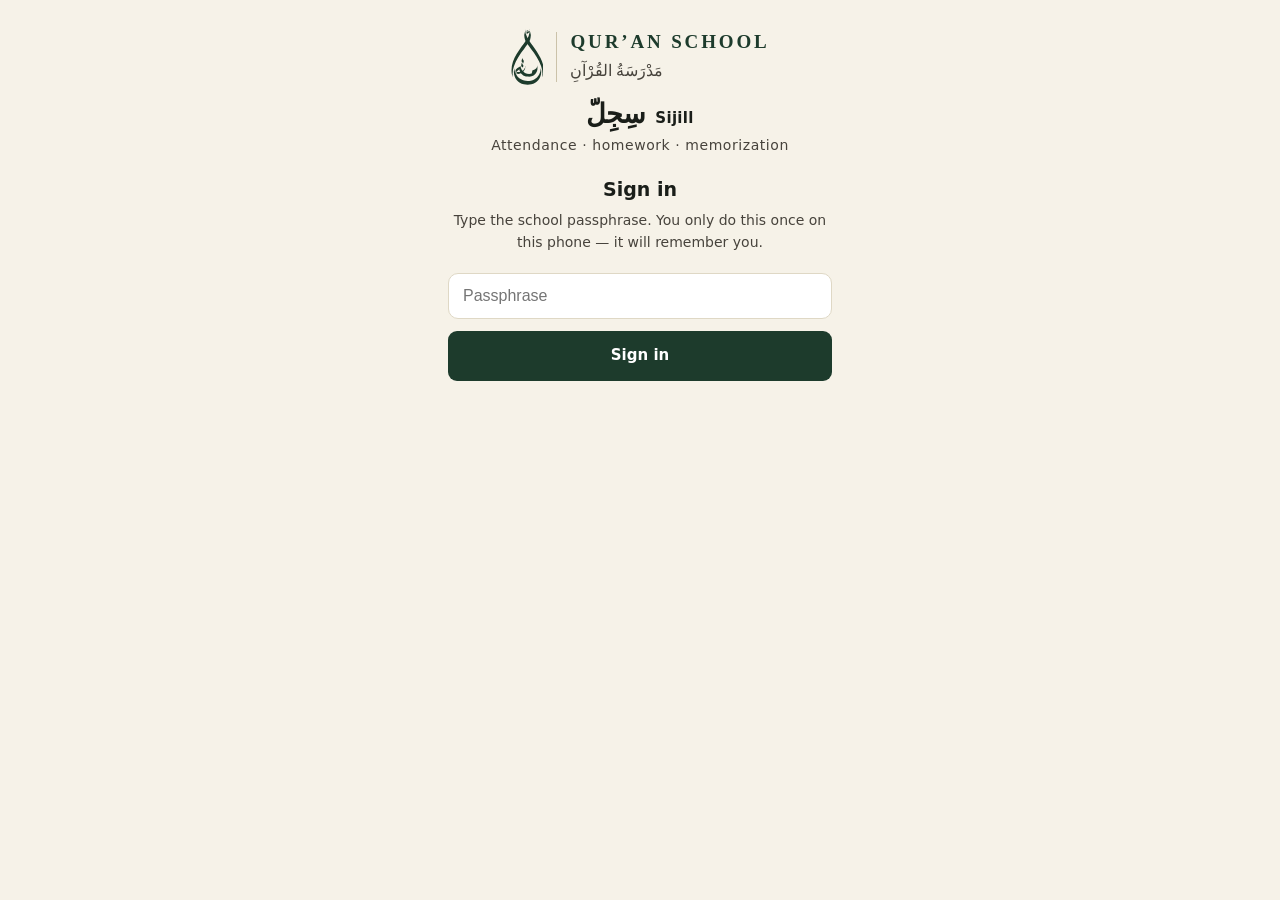
<file: index.html>
<!doctype html>
<html lang="en">
<head>
<meta charset="utf-8">
<meta name="viewport" content="width=device-width,initial-scale=1,viewport-fit=cover">
<meta name="theme-color" content="#1D3B2C">
<title>Sijill · Teacher</title>
<!-- No web fonts, on purpose. Loading them would mean every phone that opens
     this page asks Google for a file before it can draw the screen: a third
     party told who is using the school's tool and when, a delay on a weak
     classroom signal, and a page that renders wrong if that request fails.
     The stacks in sijill.css use what the phone already has. -->
<link rel="stylesheet" href="sijill.css">
<link rel="icon" href="icon-t-192.png?v=4">
<!-- 180 is the size iOS actually wants, and ?v=2 gets past a cached copy of
     the old one. A shortcut already on a home screen keeps its picture until
     it is deleted and added again — nothing served from here can change it. -->
<link rel="apple-touch-icon" sizes="180x180" href="icon-t-180.png?v=4">
<link rel="manifest" href="manifest.json?v=4">
<style>
  /* screens that only exist in the real app, not in the mockup */
  .gate{max-width:420px;margin:0 auto;padding:28px 18px}
  .gate .logo{justify-content:center;margin-bottom:22px}
  .gate h1{font-size:var(--fs-xl);margin:0 0 6px;text-align:center}
  .gate p{font-size:var(--fs-md);color:var(--ink-2);text-align:center;margin:0 0 20px;line-height:1.55}
  /* 16px exactly, not a token: below 16px iOS Safari zooms the page when
     the field takes focus, and a teacher then has to pinch back out
     before they can read the error. */
  .gate input[type=password],.gate input[type=text]{width:100%;padding:13px 14px;font-size:16px;
    border:1px solid var(--line);border-radius:10px;background:var(--surface);color:var(--ink)}
  .gate .btn{width:100%;margin-top:12px;padding:13px}
  .err{background:var(--crit-soft);border:1px solid var(--crit);color:var(--crit);
    border-radius:10px;padding:10px 12px;font-size:var(--fs-md);font-weight:600;margin-top:12px}
  .err[hidden]{display:none}
  .pick{display:flex;flex-direction:column;gap:7px;margin-top:6px}
  .pick button{background:var(--surface);border:1px solid var(--line);border-radius:10px;
    padding:13px 15px;font-size:var(--fs-body);font-weight:600;text-align:start;color:var(--ink)}
  .pick button:hover{background:var(--surface-2)}
  .spin{display:inline-block;width:14px;height:14px;border:2px solid var(--line-2);
    border-top-color:var(--lapis);border-radius:50%;animation:sp .7s linear infinite;vertical-align:-2px}
  @keyframes sp{to{transform:rotate(360deg)}}
  .loading{padding:26px;text-align:center;color:var(--ink-3);font-size:var(--fs-md)}

  /* Phones. A teacher holding a phone one-handed in a classroom must never
     have to scroll sideways to find a button, so nothing is allowed to push
     the page wider than the screen. */
  .bar{flex-wrap:wrap;row-gap:8px}
  #whoAmI{max-width:38vw;overflow:hidden;text-overflow:ellipsis;white-space:nowrap}
  #classPick{max-width:44vw}
  /* `clip`, not `hidden`. They look identical, but overflow-x:hidden makes the
     element a scroll container, and that silently stopped position:sticky from
     working for the "3 of 8 still to go" counter — it scrolled away exactly as
     before while the CSS claimed otherwise. `overflow-x:clip` cuts off sideways
     overflow without creating a scroll container. */
  html,body{max-width:100%;overflow-x:clip}
  .wrap,.pad,.ctx{max-width:100%}
  .srow .nm{overflow-wrap:anywhere}
  /* Tap targets. This block used to say "Apple and Google both say 44px"
     and then set 38px and 36px, and because it is inline it beat
     sijill.css — so the real sizes on a phone were 42x38 for attendance
     and 38x36 for a grade, which is what the UX audit measured. The
     numbers now match the sentence, and the sizes live in sijill.css
     where they can be found; what stays here is only what has to. */
  .chip{padding:8px 13px}
  /* The language/theme bar is pinned to the bottom, so the page needs room
     underneath it or the last card sits behind it and cannot be read. */
  body{padding-bottom:calc(64px + env(safe-area-inset-bottom,0px))}

  /* Students' names are written in Latin letters and they appear inside
     Arabic sentences. Without isolating them, the browser's bidirectional
     rules drag the full stop to the wrong end and "Jad H." comes out as
     ".Jad H". Isolation tells it to lay each name out on its own terms. */
  /* `plaintext` reads the first real letter and lays the whole run out in
     that direction — the CSS equivalent of dir="auto". `isolate` alone was
     not enough: the box was still right-to-left, so "Jad H." kept coming out
     as ".Jad H". This also does the right thing if a name IS Arabic, which
     `direction: ltr` would not. */
  .srow .nm, #stuName, #clsTitle, #whoAmI, #coordWho, .pick button, .kid,
  .irow .tr, td, .lbl{
    unicode-bidi:plaintext; text-align:start;
  }
  /* Lines that genuinely mix both scripts only need the parts kept apart. */
  #clsDate, #stuSub, .sess .d, .dt, .irow .m{ unicode-bidi:isolate; }
  .proto .rt button{min-height:44px;min-width:44px}
  .empty{padding:22px;text-align:center;color:var(--ink-3);font-size:var(--fs-md)}
</style>
</head>
<body>

<!-- Qur’an School's mark, inlined once per page as a sprite.
     It has to be inline: currentColor does NOT cross into an SVG loaded with
     <img src>, which renders in its own context — so an external file comes out
     black whatever the page's colour is, in both themes. Inline + <use> lets one
     copy of the path data serve every placement and still take the theme's
     colour. -->
<svg width="0" height="0" style="position:absolute" aria-hidden="true" focusable="false">
  <symbol id="crest-mark" viewBox="4.1 -0.2 7.7 14"><path d="M7.8,0.1C7.6,0.5,7.5,1,7.4,1.5c0,0.4,0.1,0.8,0.2,1.2C8,3.5,8.5,4.1,9,4.8c1,1.3,2,2.7,2.5,4.3
		c0.3,0.9,0.4,1.8,0.2,2.7c0,0.1,0-0.1,0,0c0-0.1,0.1-0.2,0.1-0.3c0.1-0.2,0.1-0.4,0.2-0.6c0.6-3.2-1.9-5.7-3.5-8.2
		C8.2,2.3,8,1.9,7.9,1.5C7.8,1.3,7.7,1.1,7.7,0.9c0-0.1,0-0.2,0-0.3c0,0,0-0.1,0-0.1c0,0,0-0.1,0-0.1c0.1-0.3,0-0.1-0.2,0.6
		c0.1-0.2,0.1-0.5,0.2-0.7C7.8,0.2,7.8-0.1,7.8,0.1L7.8,0.1z"/><path d="M8.6,0.1C8.8,0.5,8.9,1,9,1.5c0,0.4-0.1,0.8-0.2,1.2C8.4,3.5,7.9,4.1,7.4,4.8c-1,1.3-2,2.7-2.5,4.3
		c-0.3,0.9-0.4,1.8-0.2,2.7c0,0.1,0-0.1,0,0c0-0.1-0.1-0.2-0.1-0.3c-0.1-0.2-0.1-0.4-0.2-0.6C3.9,7.6,6.3,5.1,7.9,2.7
		c0.2-0.4,0.5-0.7,0.6-1.1c0.1-0.2,0.1-0.4,0.2-0.7c0-0.1,0-0.2,0-0.3c0,0,0-0.1,0-0.1c0,0,0-0.1,0-0.1C8.6,0,8.7,0.2,8.8,0.9
		C8.8,0.7,8.7,0.5,8.7,0.2C8.6,0.2,8.6-0.1,8.6,0.1L8.6,0.1z"/><path d="M11.5,10.2c0-0.2,0-0.4-0.1-0.6c0-0.1,0-0.2,0-0.3c0,0,0-0.1,0,0c0,0.6-0.1,1.2-0.4,1.7
	c-1.1,2.1-4.4,2.1-5.5,0.1c0,0,0,0,0-0.1C5.1,10.5,5,9.9,5,9.3c0-0.1,0,0.1,0,0c0,0.1,0,0.2,0,0.3c0,0.2-0.1,0.4-0.1,0.6
	c0,0.1,0,0.1,0,0.2c0,1.4,1,2.7,2.4,3c0.6,0.1,1.3,0.1,1.8,0c1.4-0.3,2.4-1.6,2.4-3C11.5,10.3,11.5,10.2,11.5,10.2z"/><path d="M6.5,8.8"/><path d="M6.5,9c0,0,0.1,0.6,0.3,0.9c0.4,0.7,1.1,1,1.8,1v0c0,0,0,0,0,0c0,0,0,0,0,0v0c0.2,0,0.4,0,0.6-0.1
		c0-0.1,0.1-0.3,0.1-0.4c0,0,0.1-0.4,0.1-0.4c0,0,0,0,0.1,0c0.6-0.1,1.1-0.6,1.1-1.2c0,0,0,0,0,0c0,0,0,0,0,0c0,0.1,0,0.1,0,0.2
		c0,0.1,0,0.2,0,0.4c0,0,0,0.1,0,0.1c0,0.9-0.6,1.8-1.6,2c-0.2,0-0.4,0.1-0.6,0c-0.2,0-0.4,0-0.6,0c-0.9-0.2-1.5-1-1.6-1.8
		c0,0.1-0.1,0.1-0.1,0.2c-0.3,0.3-0.7,0.4-0.8,0.9c0,0.1,0-0.1,0-0.1c0-0.2,0-0.3,0-0.5c0-0.3,0.1-0.5,0.4-0.7
		C6.1,9.3,6.4,9.2,6.5,9c0-0.1,0-0.1,0-0.1l0-0.1"/><path d="M5.5,10.8c0.7,0.2,1.4,0,1.8-0.6c0.3-0.4,0.4-0.9,0.4-1.3c0-0.1,0-0.1,0,0c0,0.1,0,0.2,0,0.3
		c0,0,0.1-0.4,0-0.2c0,0,0,0.1,0,0.1c0,0.1-0.1,0.2-0.1,0.3C7.5,9.6,7.3,9.8,7.2,10c-0.4,0.4-1.1,0.5-1.6,0.4
		C5.6,10.3,5.5,10.8,5.5,10.8L5.5,10.8z"/><path d="M8.2,1.1C8.1,1.2,8,1.3,8,1.3c0,0,0,0,0,0c0,0,0,0,0,0l0-0.2c0,0,0-0.1,0-0.1C8,1,7.9,0.9,8,0.7l0-0.3
	c0,0,0,0,0.1,0c0.1,0,0.1,0,0.2,0c0.1,0,0.1,0.1,0.1,0.1l0,0.2c0,0,0,0,0,0c0,0,0,0,0,0c0-0.1-0.1-0.1-0.1-0.1c-0.1,0-0.1,0-0.2,0
	c0,0.1,0.1,0.2,0.2,0.1c0.1,0,0.2-0.1,0.4-0.2l0,0.3C8.5,0.9,8.4,1,8.2,1.1z"/><path d="M7.2,8.9c0-0.3-0.4-0.5-0.4-0.8c0,0,0,0.1,0,0.1c0,0,0,0,0,0c0,0,0-0.1,0-0.1c0,0,0,0.1,0,0.1
		c0,0.2-0.1,0.3-0.1,0.5c-0.1,0.2,0,0.3,0.1,0.5C6.9,9.2,7.1,9.3,7,9.5c0-0.1,0.1-0.2,0.1-0.3C7.2,9.1,7.2,9,7.2,8.9L7.2,8.9z"/><path d="M7.3,7.8c0-0.3-0.4-0.5-0.4-0.8c0,0,0,0.1,0,0.1c0,0,0,0,0,0c0,0,0-0.1,0-0.1c0,0,0,0.1,0,0.1
		c0,0.2-0.1,0.3-0.1,0.5C6.7,7.7,6.7,7.9,6.9,8C7,8.2,7.1,8.3,7.1,8.5c0-0.1,0.1-0.2,0.1-0.3C7.2,8.1,7.3,8,7.3,7.8L7.3,7.8z"/></symbol>
  <symbol id="crest-full" viewBox="0 0 16 16"><path d="M4.5,14.5h0.2l0.3,0.8l0.3-0.8h0.2v0.9H5.4v-0.8h0l-0.3,0.8H5l-0.3-0.8h0v0.8H4.5V14.5z"/><path d="M6.1,14.5h0.1l0.4,0.9H6.5l-0.1-0.2H6l-0.1,0.2H5.7L6.1,14.5z M6.2,14.6L6,15.1h0.4L6.2,14.6z"/><path d="M6.8,14.5h0.3c0.1,0,0.1,0,0.2,0c0.1,0,0.1,0.1,0.2,0.1s0.1,0.1,0.1,0.1s0,0.1,0,0.2c0,0.1,0,0.1,0,0.2
			c0,0.1-0.1,0.1-0.1,0.2c0,0-0.1,0.1-0.2,0.1s-0.1,0-0.2,0H6.8V14.5z M6.9,15.3h0.1c0.1,0,0.1,0,0.2,0c0,0,0.1,0,0.1-0.1
			c0,0,0.1-0.1,0.1-0.1c0,0,0-0.1,0-0.2c0-0.1,0-0.1,0-0.1c0,0,0-0.1-0.1-0.1c0,0-0.1-0.1-0.1-0.1c0,0-0.1,0-0.1,0H6.9V15.3z"/><path d="M7.8,14.5H8c0,0,0,0,0.1,0s0,0,0.1,0c0,0,0,0,0.1,0c0,0,0,0,0.1,0c0,0,0,0,0,0c0,0,0,0,0,0c0,0,0,0,0,0.1
			c0,0,0,0,0,0.1s0,0.1,0,0.1c0,0,0,0,0,0.1s0,0-0.1,0c0,0,0,0-0.1,0v0c0,0,0,0,0,0c0,0,0,0,0,0c0,0,0,0,0,0.1l0.2,0.4H8.3l-0.1-0.3
			c0,0,0,0,0-0.1s0,0,0,0c0,0,0,0,0,0s0,0,0,0H7.9v0.4H7.8V14.5z M7.9,14.9H8c0.1,0,0.1,0,0.2,0c0,0,0.1-0.1,0.1-0.1
			c0,0,0-0.1,0-0.1c0,0-0.1,0-0.1,0H7.9V14.9z"/><path d="M8.9,14.5h0.1l0.4,0.9H9.3l-0.1-0.2H8.8l-0.1,0.2H8.5L8.9,14.5z M9,14.6l-0.2,0.5h0.4L9,14.6z"/><path d="M10,14.6C10,14.6,10,14.6,10,14.6C10,14.6,10,14.6,10,14.6c-0.1,0-0.1,0-0.1,0c0,0,0,0,0,0c0,0,0,0-0.1,0
			s0,0-0.1,0c0,0,0,0,0,0c0,0,0,0,0,0.1c0,0,0,0.1,0,0.1s0,0,0.1,0.1c0,0,0.1,0,0.1,0c0,0,0.1,0,0.1,0s0,0,0.1,0.1c0,0,0,0,0,0.1
			s0,0.1,0,0.1c0,0,0,0.1,0,0.1c0,0,0,0.1-0.1,0.1s-0.1,0-0.1,0s-0.1,0-0.1,0c0,0-0.1,0-0.1,0c0,0-0.1,0-0.1,0l0-0.1c0,0,0,0,0,0
			c0,0,0,0,0,0s0,0,0.1,0c0,0,0,0,0.1,0c0,0,0,0,0.1,0c0,0,0,0,0.1,0s0,0,0,0c0,0,0,0,0-0.1s0,0,0-0.1s0,0,0,0c0,0,0,0-0.1,0
			c0,0,0,0-0.1,0c0,0-0.1,0-0.1,0c0,0,0,0-0.1-0.1s0,0,0-0.1c0,0,0-0.1,0-0.1c0,0,0-0.1,0-0.1s0-0.1,0.1-0.1c0,0,0.1,0,0.1,0
			c0,0,0.1,0,0.1,0c0,0,0.1,0,0.1,0c0,0,0.1,0,0.1,0L10,14.6z"/><path d="M10.6,14.5h0.1l0.4,0.9H11l-0.1-0.2h-0.5l-0.1,0.2h-0.1L10.6,14.5z M10.6,14.6l-0.2,0.5h0.4L10.6,14.6z"/><path d="M11.3,14.5h0.1v0.4h0.5v-0.4H12v0.9h-0.1V15h-0.5v0.4h-0.1V14.5z"/><path d="M7.8,0.1C7.6,0.5,7.5,1,7.4,1.5c0,0.4,0.1,0.8,0.2,1.2C8,3.5,8.5,4.1,9,4.8c1,1.3,2,2.7,2.5,4.3
		c0.3,0.9,0.4,1.8,0.2,2.7c0,0.1,0-0.1,0,0c0-0.1,0.1-0.2,0.1-0.3c0.1-0.2,0.1-0.4,0.2-0.6c0.6-3.2-1.9-5.7-3.5-8.2
		C8.2,2.3,8,1.9,7.9,1.5C7.8,1.3,7.7,1.1,7.7,0.9c0-0.1,0-0.2,0-0.3c0,0,0-0.1,0-0.1c0,0,0-0.1,0-0.1c0.1-0.3,0-0.1-0.2,0.6
		c0.1-0.2,0.1-0.5,0.2-0.7C7.8,0.2,7.8-0.1,7.8,0.1L7.8,0.1z"/><path d="M8.6,0.1C8.8,0.5,8.9,1,9,1.5c0,0.4-0.1,0.8-0.2,1.2C8.4,3.5,7.9,4.1,7.4,4.8c-1,1.3-2,2.7-2.5,4.3
		c-0.3,0.9-0.4,1.8-0.2,2.7c0,0.1,0-0.1,0,0c0-0.1-0.1-0.2-0.1-0.3c-0.1-0.2-0.1-0.4-0.2-0.6C3.9,7.6,6.3,5.1,7.9,2.7
		c0.2-0.4,0.5-0.7,0.6-1.1c0.1-0.2,0.1-0.4,0.2-0.7c0-0.1,0-0.2,0-0.3c0,0,0-0.1,0-0.1c0,0,0-0.1,0-0.1C8.6,0,8.7,0.2,8.8,0.9
		C8.8,0.7,8.7,0.5,8.7,0.2C8.6,0.2,8.6-0.1,8.6,0.1L8.6,0.1z"/><path d="M11.5,10.2c0-0.2,0-0.4-0.1-0.6c0-0.1,0-0.2,0-0.3c0,0,0-0.1,0,0c0,0.6-0.1,1.2-0.4,1.7
	c-1.1,2.1-4.4,2.1-5.5,0.1c0,0,0,0,0-0.1C5.1,10.5,5,9.9,5,9.3c0-0.1,0,0.1,0,0c0,0.1,0,0.2,0,0.3c0,0.2-0.1,0.4-0.1,0.6
	c0,0.1,0,0.1,0,0.2c0,1.4,1,2.7,2.4,3c0.6,0.1,1.3,0.1,1.8,0c1.4-0.3,2.4-1.6,2.4-3C11.5,10.3,11.5,10.2,11.5,10.2z"/><path d="M6.5,8.8"/><path d="M6.5,9c0,0,0.1,0.6,0.3,0.9c0.4,0.7,1.1,1,1.8,1v0c0,0,0,0,0,0c0,0,0,0,0,0v0c0.2,0,0.4,0,0.6-0.1
		c0-0.1,0.1-0.3,0.1-0.4c0,0,0.1-0.4,0.1-0.4c0,0,0,0,0.1,0c0.6-0.1,1.1-0.6,1.1-1.2c0,0,0,0,0,0c0,0,0,0,0,0c0,0.1,0,0.1,0,0.2
		c0,0.1,0,0.2,0,0.4c0,0,0,0.1,0,0.1c0,0.9-0.6,1.8-1.6,2c-0.2,0-0.4,0.1-0.6,0c-0.2,0-0.4,0-0.6,0c-0.9-0.2-1.5-1-1.6-1.8
		c0,0.1-0.1,0.1-0.1,0.2c-0.3,0.3-0.7,0.4-0.8,0.9c0,0.1,0-0.1,0-0.1c0-0.2,0-0.3,0-0.5c0-0.3,0.1-0.5,0.4-0.7
		C6.1,9.3,6.4,9.2,6.5,9c0-0.1,0-0.1,0-0.1l0-0.1"/><path d="M5.5,10.8c0.7,0.2,1.4,0,1.8-0.6c0.3-0.4,0.4-0.9,0.4-1.3c0-0.1,0-0.1,0,0c0,0.1,0,0.2,0,0.3
		c0,0,0.1-0.4,0-0.2c0,0,0,0.1,0,0.1c0,0.1-0.1,0.2-0.1,0.3C7.5,9.6,7.3,9.8,7.2,10c-0.4,0.4-1.1,0.5-1.6,0.4
		C5.6,10.3,5.5,10.8,5.5,10.8L5.5,10.8z"/><path d="M8.2,1.1C8.1,1.2,8,1.3,8,1.3c0,0,0,0,0,0c0,0,0,0,0,0l0-0.2c0,0,0-0.1,0-0.1C8,1,7.9,0.9,8,0.7l0-0.3
	c0,0,0,0,0.1,0c0.1,0,0.1,0,0.2,0c0.1,0,0.1,0.1,0.1,0.1l0,0.2c0,0,0,0,0,0c0,0,0,0,0,0c0-0.1-0.1-0.1-0.1-0.1c-0.1,0-0.1,0-0.2,0
	c0,0.1,0.1,0.2,0.2,0.1c0.1,0,0.2-0.1,0.4-0.2l0,0.3C8.5,0.9,8.4,1,8.2,1.1z"/><path d="M7.2,8.9c0-0.3-0.4-0.5-0.4-0.8c0,0,0,0.1,0,0.1c0,0,0,0,0,0c0,0,0-0.1,0-0.1c0,0,0,0.1,0,0.1
		c0,0.2-0.1,0.3-0.1,0.5c-0.1,0.2,0,0.3,0.1,0.5C6.9,9.2,7.1,9.3,7,9.5c0-0.1,0.1-0.2,0.1-0.3C7.2,9.1,7.2,9,7.2,8.9L7.2,8.9z"/><path d="M7.3,7.8c0-0.3-0.4-0.5-0.4-0.8c0,0,0,0.1,0,0.1c0,0,0,0,0,0c0,0,0-0.1,0-0.1c0,0,0,0.1,0,0.1
		c0,0.2-0.1,0.3-0.1,0.5C6.7,7.7,6.7,7.9,6.9,8C7,8.2,7.1,8.3,7.1,8.5c0-0.1,0.1-0.2,0.1-0.3C7.2,8.1,7.3,8,7.3,7.8L7.3,7.8z"/></symbol>
</svg>


<!-- ===================== SIGN IN ===================== -->
<section class="view" id="v-gate">
  <div class="gate">
    <!-- The school owns the tool, so the school is read first: its mark and
         name the way the website sets them, then Sijill underneath as the
         thing you are signing in to. The old order read as one name,
         "Sijill Qur'an School". -->
    <div class="slock">
      <svg class="school" aria-hidden="true" focusable="false"><use href="#crest-mark"/></svg>
      <span class="slock-rule"></span>
      <span class="slock-t">
        <span class="slock-en schoolname" id="gateSchool">Qur’an School</span>
        <span class="slock-ar">مَدْرَسَةُ القُرْآنِ</span>
      </span>
    </div>
    <div class="applock"><span class="ar">سِجِلّ</span><span class="en">Sijill</span></div>
    <p class="tagline" data-t="tagline">Attendance · homework · memorization</p>
    <!-- Shown only on a phone that has opened somebody's own link before.
         It is the second door, and the only one that can prove who you are. -->
    <div id="gateMine" hidden>
      <button class="btn" id="gateMineGo">—</button>
      <p class="tagline" style="margin:10px 0 18px" data-t="gateOr">or sign in as a teacher</p>
    </div>
    <h1 data-t="gateTitle">Sign in</h1>
    <p data-t="gateHelp">Type the school passphrase. You only do this once on this phone — it will remember you.</p>
    <form id="gateForm" autocomplete="off">
      <input type="password" id="gatePass" placeholder="Passphrase" autocomplete="current-password" enterkeyhint="go">
      <button class="btn" type="submit" id="gateGo" data-t="gateGo">Sign in</button>
    </form>
    <div class="err" id="gateErr" hidden></div>
  </div>
</section>

<!-- ===================== PICK YOUR NAME ===================== -->
<section class="view" id="v-who" hidden>
  <div class="gate">
    <div class="slock">
      <svg class="school" aria-hidden="true" focusable="false"><use href="#crest-mark"/></svg>
      <span class="slock-rule"></span>
      <span class="slock-t">
        <span class="slock-en schoolname">Qur’an School</span>
        <span class="slock-ar">مَدْرَسَةُ القُرْآنِ</span>
      </span>
    </div>
    <div class="applock"><span class="ar">سِجِلّ</span><span class="en">Sijill</span></div>
    <p class="tagline" data-t="tagline">Attendance · homework · memorization</p>
    <h1 data-t="whoTitle">Who is teaching?</h1>
    <p data-t="whoHelp">Pick your name. Everything you record today is signed with it, so a mistake can always be traced back and corrected.</p>
    <div class="pick" id="whoList"></div>
    <div style="height:14px"></div>
    <button class="btn ghost sm" id="whoAdd" data-t="whoAdd">My name is not on the list</button>
    <!-- Only when there is somewhere to go back to: this screen is also the
         second half of signing in, and a Back on THAT is a dead end. -->
    <button class="btn ghost sm" id="whoBack" data-t="back" hidden>‹ Back</button>
    <div class="err" id="whoErr" hidden></div>
  </div>
</section>

<!-- ===================== TEACHER · CLASS ===================== -->
<section class="view wrap" id="v-class" hidden>
  <div class="bar">
    <!-- Only when a coordinator opened this register from their calendar.
         The class view is normally the home screen and has nothing to go back
         to; arriving from the calendar it does, and without this there is no
         way out but the browser's own back. -->
    <button class="back" id="backCoord" data-t="back" hidden>‹ Back</button>
    <svg class="crest" aria-label="Qur’an School" role="img"><use href="#crest-mark"/></svg>
    <span class="barschool">Qur’an School</span>
    <button class="mini" id="hatCls" hidden>—</button>
    <div class="logo"><span class="ar">سِجِلّ</span><span class="en"><b>Sijill</b></span></div>
    <span class="sp"></span>
    <select id="classPick" class="mini" style="padding:6px 8px;max-width:140px"></select>
    <!-- The caret is the whole point: without it this reads as a label and
         nobody discovers that picking the wrong name is fixable. -->
    <button class="mini" id="whoAmI">—</button>
    <button class="mini" id="gear" title="Settings" aria-label="Settings">⚙</button>
  </div>
  <div class="ctx"><h1 id="clsTitle">—</h1><div class="sub" id="clsDate">—</div></div>
  <div class="pad">
    <!-- The class days, newest first, each carrying whether it was ever
         logged. A strip rather than a month grid: the school meets twice a
         week, so a month is thirty cells of which eight mean anything, and
         this is read with a thumb in a classroom. It is always visible
         rather than hidden behind the date, because a volunteer teacher does
         not tap grey text to find out it was a button. -->
    <div class="daystrip" id="dayStrip" hidden></div>
    <div id="saveBar"></div>
    <!-- Shown only when the register on screen is for a day still ahead. -->
    <div class="aheadnote" id="aheadNote" hidden></div>
    <!-- And when it is for a day deliberately chosen out of the past. Not a
         dialog: a standing line, because the mistake to design against is a
         teacher marking today's register against the 16th, and the defence
         for that is orientation that does not go away. -->
    <div class="backnote" id="backNote" hidden></div>
    <!-- "3 of 8 still to go" is the most useful thing on the screen and it
         used to scroll away the moment you started working. It now sticks. -->
    <div id="doneBar" class="sticky"></div>
    <!-- What is still missing on THIS day, in the teacher's own words. Here
         rather than only on the coordinator's screen: the person who can
         still fix it is the one looking at the register. -->
    <div id="gapBar" hidden></div>
    <div id="sinceBar" hidden></div>
    <div id="joinedBar" hidden></div>
    <!-- Mark all present keeps the full width; the two occasional buttons
         share a line, so the first student's name is above the fold. -->
    <div class="actionrow">
      <button class="btn" id="allPresent" data-t="markAll">Mark all present</button>
    </div>
    <div class="actionrow tight">
      <button class="btn ghost sm" id="bulkHw" data-t="bulkHw">+ Homework for the whole class</button>
      <button class="btn ghost sm" id="undoBtn" data-t="undo" disabled>↶ Undo last change</button>
      <!-- One place to check nothing was missed, at the end of the evening.
           It changes nothing and blocks nothing: the gaps are shown, not
           enforced, because this is a volunteer school and a teacher who has
           to leave at eight should not be arguing with a checklist. -->
      <button class="btn ghost sm" id="finishCls" data-t="finishCls">Before you go ›</button>
    </div>
    <div class="tally" id="tally"></div>
    <div class="slist" id="slist"><div class="loading"><span class="spin"></span></div></div>
    <div style="height:14px"></div>
    <!-- The key to the trend arrows in front of each name. They have no room
         for words up there, so the words go here. -->
    <div id="trendKey"></div>
    <!-- What the class did together, read by every family in it. Below the
         register, because the register is the job and this is the write-up
         that follows it. -->
    <div class="cnote" id="cnoteBox" hidden>
      <h2 data-t="cnTitle">What the class did today</h2>
      <p class="warn" data-t="cnHint">Every parent in this class sees this. Write about the class, never about a child by name.</p>
      <textarea id="cnoteText" rows="3" maxlength="600"></textarea>
      <div class="row">
        <span class="count" id="cnoteCount"></span>
        <span class="sp"></span>
        <button class="btn ghost sm" id="cnoteClear" data-t="cnClear" hidden>Remove note</button>
        <button class="btn sm" id="cnoteSave" data-t="cnSave">Save note</button>
      </div>
      <div class="who" id="cnoteBy"></div>
    </div>
    <!-- Notices. Deliberately a separate box from the class note above, and
         below it: the note is a record of what happened, a notice is an
         announcement about what is going to. One box doing both would turn
         the record into a noticeboard, and the record is the thing families
         actually read. -->
    <div class="ntbox" id="noticeBox" hidden>
      <h2 data-t="ntTitle">Notice for families</h2>
      <div id="noticeList"></div>
      <button class="btn ghost sm" id="noticeAdd" data-t="ntAdd">Write a notice</button>
    </div>
    <div class="note" data-t="clsHint">Tap a name to record recitation. Everything saves as you tap.</div>
  </div>
</section>

<!-- ===================== TEACHER · STUDENT ===================== -->
<section class="view wrap" id="v-student" hidden>
  <div class="bar">
    <button class="back" id="backCls" data-t="back">‹ Back</button>
    <span class="brandsub"><svg class="crest" aria-hidden="true" focusable="false"><use href="#crest-mark"/></svg><span class="logo"><span class="ar">سِجِلّ</span><span class="en"><b>Sijill</b></span></span></span>
    <span class="sp"></span>
    <!-- Which child of how many, and a way to jump to a different one. The
         next name in the list is often not the next child the teacher will
         call, so "Next" alone would not be enough. -->
    <button class="mini" id="hatStu" hidden>—</button>
    <button class="mini" id="stuPos" hidden>— ⌄</button>
    <button class="mini" id="openTree" data-t="fullMushaf">☰ Full mushaf</button>
    <button class="mini" id="gearStu" title="Settings" aria-label="Settings">⚙</button>
  </div>
  <div class="ctx"><h1 id="stuName">—</h1><div class="sub" id="stuSub">—</div></div>
  <!-- Teachers asked to see what a family sees. It opens the real family
       page in preview mode, not a second rendering of it. -->
  <button class="lnk pvlink" id="pvOpen" data-t="pvOpen" hidden>See what the family sees</button>
  <!-- The grade just given, and a way to take it straight back. The undo
       has always existed, on the recitation row down in the history; a
       teacher who taps the wrong grade is looking at the top of the
       screen, not at the history, so it was not where the mistake was
       made. -->
  <div class="justdid" id="justDid" hidden></div>
  <div class="pad" id="stuBody"><div class="loading"><span class="spin"></span></div></div>
  <!-- The walk through the class. A teacher who has to go back to the list
       between every child loses their place eight times a night. -->
  <div class="pad" id="stuNav" hidden>
    <button class="btn" id="nextStu">Next student ›</button>
  </div>
</section>

<!-- ===================== FULL MUSHAF / LIVE AUDIT ===================== -->
<section class="view wrap" id="v-mushaf" hidden>
  <div class="bar">
    <button class="back" id="mtBack" data-t="back">‹ Back</button>
    <span class="brandsub"><svg class="crest" aria-hidden="true" focusable="false"><use href="#crest-mark"/></svg><span class="logo"><span class="ar">سِجِلّ</span><span class="en"><b>Sijill</b></span></span></span>
    <span class="sp"></span>
    <span class="mini" id="mtWho">—</span>
    <button class="mini" id="gearMushaf" title="Settings" aria-label="Settings">⚙</button>
  </div>
  <div class="ctx"><h1 id="mtTitle">—</h1><div class="sub" id="mtSub">—</div></div>
  <div class="pad" id="mtBody"><div class="loading"><span class="spin"></span></div></div>
</section>

<!-- ===================== COORDINATOR ===================== -->
<section class="view wrap wide" id="v-coord" hidden>
  <div class="bar">
    <button class="back" id="backCls2" data-t="back">‹ Back to class</button>
    <span class="brandsub"><svg class="crest" aria-hidden="true" focusable="false"><use href="#crest-mark"/></svg><span class="logo"><span class="ar">سِجِلّ</span><span class="en"><b>Sijill</b></span></span></span>
    <span class="sp"></span><span class="mini" id="coordWho">Coordinator</span>
    <button class="mini" id="gearCoord" title="Settings" aria-label="Settings">⚙</button>
  </div>
  <div class="pad">
    <div class="mtabs" id="ctabs"></div>
    <div id="cbody"><div class="loading"><span class="spin"></span></div></div>
  </div>
</section>

<div class="toast" id="toast" hidden><span id="toastMsg"></span><button id="toastUndo">Undo</button></div>
<div class="sheet" id="sheet" hidden><div class="in">
  <h3 id="shTitle"></h3><div id="shBody"></div>
  <div class="actionrow" style="margin-top:14px">
    <button class="btn" id="shOk">OK</button><button class="btn ghost" id="shNo">Cancel</button></div>
</div></div>

<!-- Language and theme used to hold a permanent strip across the bottom of
     every screen — two controls a teacher touches about twice a year, on the
     screen where vertical space is scarcest. They now live behind the ⚙ in
     the top bar, along with Sign out, which was previously one mis-tap away
     from the register and cost a passphrase to recover from.

     The buttons themselves stay in the page rather than being rebuilt inside
     the sheet: i18n.js writes the current language onto #lang by id, and a
     settings panel that rebuilt them would quietly stop showing the right
     one. The sheet borrows these nodes and hands them back. -->
<div class="proto" id="footer" hidden>
  <span class="tag" id="envTag">SIJILL</span>
  <span class="sw" style="flex:1"></span>
  <div class="rt" id="footerBtns"><button id="lang">العربية</button><button id="theme" aria-label="Light or dark"><svg class="ticon" viewBox="0 0 16 16" aria-hidden="true" focusable="false"><circle cx="8" cy="8" r="6.3" fill="none" stroke="currentColor" stroke-width="1.6"/><path d="M8 1.7a6.3 6.3 0 0 0 0 12.6z" fill="currentColor"/></svg></button></div>
</div>

<script src="config.js"></script>
<script src="api.js"></script>
<script src="i18n.js"></script>
<script src="app.js"></script>
<script src="coord.js"></script>
<script src="mushaf.js"></script>
</body>
</html>
</file>
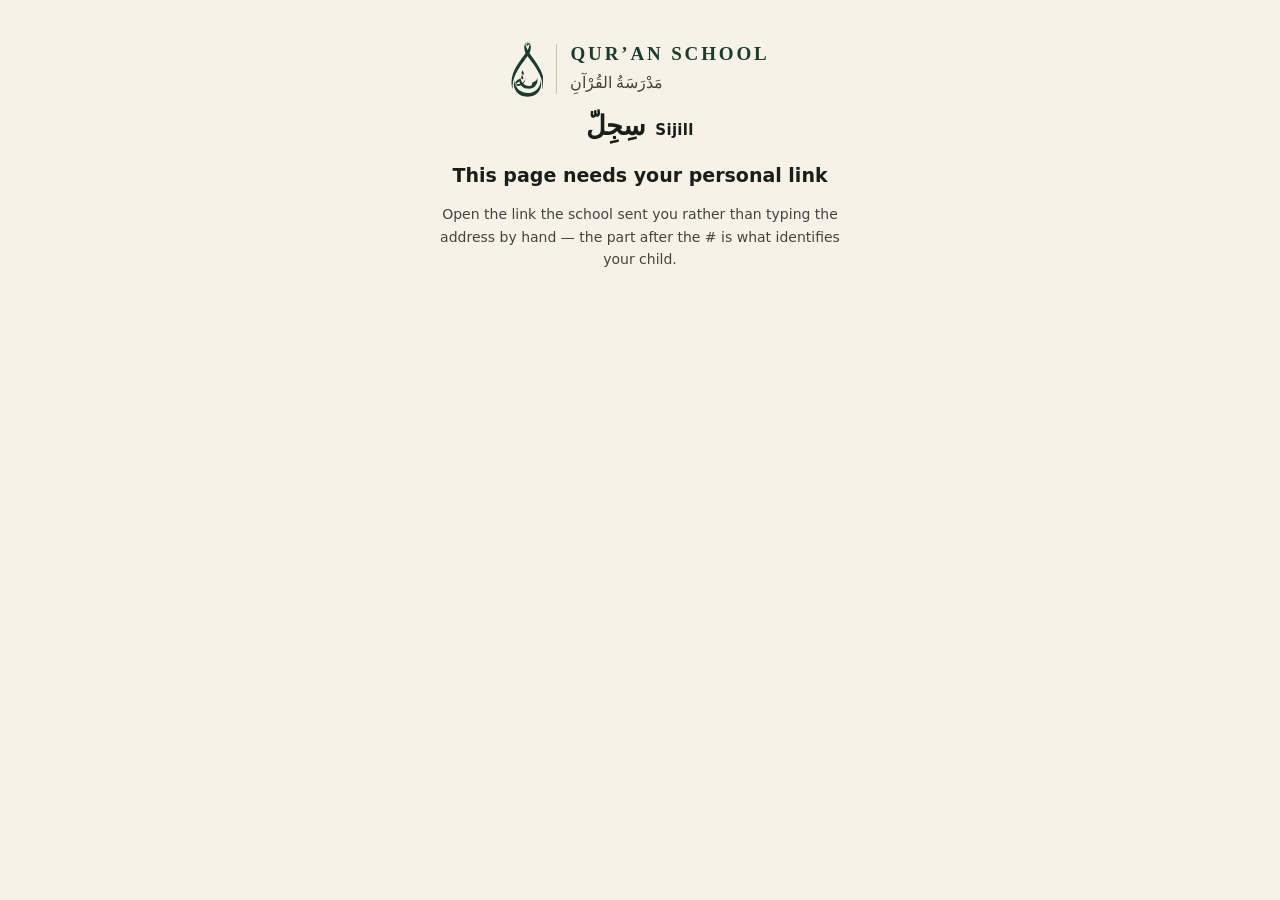
<file: family.html>
<!doctype html>
<html lang="en">
<head>
<meta charset="utf-8">
<meta name="viewport" content="width=device-width,initial-scale=1,viewport-fit=cover">
<meta name="theme-color" content="#1D3B2C">
<meta name="robots" content="noindex,nofollow">
<title>Sijill</title>
<!-- The label under a home-screen shortcut comes from the page title, and
     a teacher who is also a parent had the same words under two identical
     tiles. This one is the family page: plain Sijill, and the wordmark
     icon. The teacher app says "Sijill · Teacher" and carries the crest. -->
<link rel="icon" href="icon-192.png?v=4">
<!-- 180 is the size iOS actually wants, and ?v=2 gets past a cached copy of
     the old one. A shortcut already on a home screen keeps its picture until
     it is deleted and added again — nothing served from here can change it. -->
<link rel="apple-touch-icon" sizes="180x180" href="icon-180.png?v=4">
<link rel="stylesheet" href="sijill.css">
<style>
  /* `clip`, not `hidden`. They look identical, but overflow-x:hidden makes the
     element a scroll container, and that silently stopped position:sticky from
     working for the "3 of 8 still to go" counter — it scrolled away exactly as
     before while the CSS claimed otherwise. `overflow-x:clip` cuts off sideways
     overflow without creating a scroll container. */
  html,body{max-width:100%;overflow-x:clip}
  .wrap{max-width:560px}
  .loading{padding:40px;text-align:center;color:var(--ink-3)}
  .spin{display:inline-block;width:16px;height:16px;border:2px solid var(--line-2);
    border-top-color:var(--lapis);border-radius:50%;animation:sp .7s linear infinite}
  @keyframes sp{to{transform:rotate(360deg)}}
  .oops{max-width:440px;margin:40px auto;padding:0 18px;text-align:center}
  .oops h1{font-size:19px;margin:0 0 10px}
  .oops p{font-size:14px;color:var(--ink-2);line-height:1.6}
  .proto .rt button{min-height:34px;min-width:44px}
  /* The language and theme buttons used to sit in a bar pinned to the bottom
     of the window, which needed 64px of clearance under the last card. They
     now live in the page's own bar at the top, so this is just breathing room
     at the end of a long page. */
  body{padding-bottom:calc(22px + env(safe-area-inset-bottom,0px))}
  /* see the note in index.html — Latin names inside Arabic sentences */
  .ctx h1, .kid, .rlist .tr{ unicode-bidi:plaintext; text-align:start; }
  .ctx .sub, .sess .d, .sess .w, .hero span{ unicode-bidi:isolate; }
</style>
</head>
<body>

<!-- Qur’an School's mark, inlined once per page as a sprite.
     It has to be inline: currentColor does NOT cross into an SVG loaded with
     <img src>, which renders in its own context — so an external file comes out
     black whatever the page's colour is, in both themes. Inline + <use> lets one
     copy of the path data serve every placement and still take the theme's
     colour. -->
<svg width="0" height="0" style="position:absolute" aria-hidden="true" focusable="false">
  <symbol id="crest-mark" viewBox="4.1 -0.2 7.7 14"><path d="M7.8,0.1C7.6,0.5,7.5,1,7.4,1.5c0,0.4,0.1,0.8,0.2,1.2C8,3.5,8.5,4.1,9,4.8c1,1.3,2,2.7,2.5,4.3
		c0.3,0.9,0.4,1.8,0.2,2.7c0,0.1,0-0.1,0,0c0-0.1,0.1-0.2,0.1-0.3c0.1-0.2,0.1-0.4,0.2-0.6c0.6-3.2-1.9-5.7-3.5-8.2
		C8.2,2.3,8,1.9,7.9,1.5C7.8,1.3,7.7,1.1,7.7,0.9c0-0.1,0-0.2,0-0.3c0,0,0-0.1,0-0.1c0,0,0-0.1,0-0.1c0.1-0.3,0-0.1-0.2,0.6
		c0.1-0.2,0.1-0.5,0.2-0.7C7.8,0.2,7.8-0.1,7.8,0.1L7.8,0.1z"/><path d="M8.6,0.1C8.8,0.5,8.9,1,9,1.5c0,0.4-0.1,0.8-0.2,1.2C8.4,3.5,7.9,4.1,7.4,4.8c-1,1.3-2,2.7-2.5,4.3
		c-0.3,0.9-0.4,1.8-0.2,2.7c0,0.1,0-0.1,0,0c0-0.1-0.1-0.2-0.1-0.3c-0.1-0.2-0.1-0.4-0.2-0.6C3.9,7.6,6.3,5.1,7.9,2.7
		c0.2-0.4,0.5-0.7,0.6-1.1c0.1-0.2,0.1-0.4,0.2-0.7c0-0.1,0-0.2,0-0.3c0,0,0-0.1,0-0.1c0,0,0-0.1,0-0.1C8.6,0,8.7,0.2,8.8,0.9
		C8.8,0.7,8.7,0.5,8.7,0.2C8.6,0.2,8.6-0.1,8.6,0.1L8.6,0.1z"/><path d="M11.5,10.2c0-0.2,0-0.4-0.1-0.6c0-0.1,0-0.2,0-0.3c0,0,0-0.1,0,0c0,0.6-0.1,1.2-0.4,1.7
	c-1.1,2.1-4.4,2.1-5.5,0.1c0,0,0,0,0-0.1C5.1,10.5,5,9.9,5,9.3c0-0.1,0,0.1,0,0c0,0.1,0,0.2,0,0.3c0,0.2-0.1,0.4-0.1,0.6
	c0,0.1,0,0.1,0,0.2c0,1.4,1,2.7,2.4,3c0.6,0.1,1.3,0.1,1.8,0c1.4-0.3,2.4-1.6,2.4-3C11.5,10.3,11.5,10.2,11.5,10.2z"/><path d="M6.5,8.8"/><path d="M6.5,9c0,0,0.1,0.6,0.3,0.9c0.4,0.7,1.1,1,1.8,1v0c0,0,0,0,0,0c0,0,0,0,0,0v0c0.2,0,0.4,0,0.6-0.1
		c0-0.1,0.1-0.3,0.1-0.4c0,0,0.1-0.4,0.1-0.4c0,0,0,0,0.1,0c0.6-0.1,1.1-0.6,1.1-1.2c0,0,0,0,0,0c0,0,0,0,0,0c0,0.1,0,0.1,0,0.2
		c0,0.1,0,0.2,0,0.4c0,0,0,0.1,0,0.1c0,0.9-0.6,1.8-1.6,2c-0.2,0-0.4,0.1-0.6,0c-0.2,0-0.4,0-0.6,0c-0.9-0.2-1.5-1-1.6-1.8
		c0,0.1-0.1,0.1-0.1,0.2c-0.3,0.3-0.7,0.4-0.8,0.9c0,0.1,0-0.1,0-0.1c0-0.2,0-0.3,0-0.5c0-0.3,0.1-0.5,0.4-0.7
		C6.1,9.3,6.4,9.2,6.5,9c0-0.1,0-0.1,0-0.1l0-0.1"/><path d="M5.5,10.8c0.7,0.2,1.4,0,1.8-0.6c0.3-0.4,0.4-0.9,0.4-1.3c0-0.1,0-0.1,0,0c0,0.1,0,0.2,0,0.3
		c0,0,0.1-0.4,0-0.2c0,0,0,0.1,0,0.1c0,0.1-0.1,0.2-0.1,0.3C7.5,9.6,7.3,9.8,7.2,10c-0.4,0.4-1.1,0.5-1.6,0.4
		C5.6,10.3,5.5,10.8,5.5,10.8L5.5,10.8z"/><path d="M8.2,1.1C8.1,1.2,8,1.3,8,1.3c0,0,0,0,0,0c0,0,0,0,0,0l0-0.2c0,0,0-0.1,0-0.1C8,1,7.9,0.9,8,0.7l0-0.3
	c0,0,0,0,0.1,0c0.1,0,0.1,0,0.2,0c0.1,0,0.1,0.1,0.1,0.1l0,0.2c0,0,0,0,0,0c0,0,0,0,0,0c0-0.1-0.1-0.1-0.1-0.1c-0.1,0-0.1,0-0.2,0
	c0,0.1,0.1,0.2,0.2,0.1c0.1,0,0.2-0.1,0.4-0.2l0,0.3C8.5,0.9,8.4,1,8.2,1.1z"/><path d="M7.2,8.9c0-0.3-0.4-0.5-0.4-0.8c0,0,0,0.1,0,0.1c0,0,0,0,0,0c0,0,0-0.1,0-0.1c0,0,0,0.1,0,0.1
		c0,0.2-0.1,0.3-0.1,0.5c-0.1,0.2,0,0.3,0.1,0.5C6.9,9.2,7.1,9.3,7,9.5c0-0.1,0.1-0.2,0.1-0.3C7.2,9.1,7.2,9,7.2,8.9L7.2,8.9z"/><path d="M7.3,7.8c0-0.3-0.4-0.5-0.4-0.8c0,0,0,0.1,0,0.1c0,0,0,0,0,0c0,0,0-0.1,0-0.1c0,0,0,0.1,0,0.1
		c0,0.2-0.1,0.3-0.1,0.5C6.7,7.7,6.7,7.9,6.9,8C7,8.2,7.1,8.3,7.1,8.5c0-0.1,0.1-0.2,0.1-0.3C7.2,8.1,7.3,8,7.3,7.8L7.3,7.8z"/></symbol>
  <symbol id="crest-full" viewBox="0 0 16 16"><path d="M4.5,14.5h0.2l0.3,0.8l0.3-0.8h0.2v0.9H5.4v-0.8h0l-0.3,0.8H5l-0.3-0.8h0v0.8H4.5V14.5z"/><path d="M6.1,14.5h0.1l0.4,0.9H6.5l-0.1-0.2H6l-0.1,0.2H5.7L6.1,14.5z M6.2,14.6L6,15.1h0.4L6.2,14.6z"/><path d="M6.8,14.5h0.3c0.1,0,0.1,0,0.2,0c0.1,0,0.1,0.1,0.2,0.1s0.1,0.1,0.1,0.1s0,0.1,0,0.2c0,0.1,0,0.1,0,0.2
			c0,0.1-0.1,0.1-0.1,0.2c0,0-0.1,0.1-0.2,0.1s-0.1,0-0.2,0H6.8V14.5z M6.9,15.3h0.1c0.1,0,0.1,0,0.2,0c0,0,0.1,0,0.1-0.1
			c0,0,0.1-0.1,0.1-0.1c0,0,0-0.1,0-0.2c0-0.1,0-0.1,0-0.1c0,0,0-0.1-0.1-0.1c0,0-0.1-0.1-0.1-0.1c0,0-0.1,0-0.1,0H6.9V15.3z"/><path d="M7.8,14.5H8c0,0,0,0,0.1,0s0,0,0.1,0c0,0,0,0,0.1,0c0,0,0,0,0.1,0c0,0,0,0,0,0c0,0,0,0,0,0c0,0,0,0,0,0.1
			c0,0,0,0,0,0.1s0,0.1,0,0.1c0,0,0,0,0,0.1s0,0-0.1,0c0,0,0,0-0.1,0v0c0,0,0,0,0,0c0,0,0,0,0,0c0,0,0,0,0,0.1l0.2,0.4H8.3l-0.1-0.3
			c0,0,0,0,0-0.1s0,0,0,0c0,0,0,0,0,0s0,0,0,0H7.9v0.4H7.8V14.5z M7.9,14.9H8c0.1,0,0.1,0,0.2,0c0,0,0.1-0.1,0.1-0.1
			c0,0,0-0.1,0-0.1c0,0-0.1,0-0.1,0H7.9V14.9z"/><path d="M8.9,14.5h0.1l0.4,0.9H9.3l-0.1-0.2H8.8l-0.1,0.2H8.5L8.9,14.5z M9,14.6l-0.2,0.5h0.4L9,14.6z"/><path d="M10,14.6C10,14.6,10,14.6,10,14.6C10,14.6,10,14.6,10,14.6c-0.1,0-0.1,0-0.1,0c0,0,0,0,0,0c0,0,0,0-0.1,0
			s0,0-0.1,0c0,0,0,0,0,0c0,0,0,0,0,0.1c0,0,0,0.1,0,0.1s0,0,0.1,0.1c0,0,0.1,0,0.1,0c0,0,0.1,0,0.1,0s0,0,0.1,0.1c0,0,0,0,0,0.1
			s0,0.1,0,0.1c0,0,0,0.1,0,0.1c0,0,0,0.1-0.1,0.1s-0.1,0-0.1,0s-0.1,0-0.1,0c0,0-0.1,0-0.1,0c0,0-0.1,0-0.1,0l0-0.1c0,0,0,0,0,0
			c0,0,0,0,0,0s0,0,0.1,0c0,0,0,0,0.1,0c0,0,0,0,0.1,0c0,0,0,0,0.1,0s0,0,0,0c0,0,0,0,0-0.1s0,0,0-0.1s0,0,0,0c0,0,0,0-0.1,0
			c0,0,0,0-0.1,0c0,0-0.1,0-0.1,0c0,0,0,0-0.1-0.1s0,0,0-0.1c0,0,0-0.1,0-0.1c0,0,0-0.1,0-0.1s0-0.1,0.1-0.1c0,0,0.1,0,0.1,0
			c0,0,0.1,0,0.1,0c0,0,0.1,0,0.1,0c0,0,0.1,0,0.1,0L10,14.6z"/><path d="M10.6,14.5h0.1l0.4,0.9H11l-0.1-0.2h-0.5l-0.1,0.2h-0.1L10.6,14.5z M10.6,14.6l-0.2,0.5h0.4L10.6,14.6z"/><path d="M11.3,14.5h0.1v0.4h0.5v-0.4H12v0.9h-0.1V15h-0.5v0.4h-0.1V14.5z"/><path d="M7.8,0.1C7.6,0.5,7.5,1,7.4,1.5c0,0.4,0.1,0.8,0.2,1.2C8,3.5,8.5,4.1,9,4.8c1,1.3,2,2.7,2.5,4.3
		c0.3,0.9,0.4,1.8,0.2,2.7c0,0.1,0-0.1,0,0c0-0.1,0.1-0.2,0.1-0.3c0.1-0.2,0.1-0.4,0.2-0.6c0.6-3.2-1.9-5.7-3.5-8.2
		C8.2,2.3,8,1.9,7.9,1.5C7.8,1.3,7.7,1.1,7.7,0.9c0-0.1,0-0.2,0-0.3c0,0,0-0.1,0-0.1c0,0,0-0.1,0-0.1c0.1-0.3,0-0.1-0.2,0.6
		c0.1-0.2,0.1-0.5,0.2-0.7C7.8,0.2,7.8-0.1,7.8,0.1L7.8,0.1z"/><path d="M8.6,0.1C8.8,0.5,8.9,1,9,1.5c0,0.4-0.1,0.8-0.2,1.2C8.4,3.5,7.9,4.1,7.4,4.8c-1,1.3-2,2.7-2.5,4.3
		c-0.3,0.9-0.4,1.8-0.2,2.7c0,0.1,0-0.1,0,0c0-0.1-0.1-0.2-0.1-0.3c-0.1-0.2-0.1-0.4-0.2-0.6C3.9,7.6,6.3,5.1,7.9,2.7
		c0.2-0.4,0.5-0.7,0.6-1.1c0.1-0.2,0.1-0.4,0.2-0.7c0-0.1,0-0.2,0-0.3c0,0,0-0.1,0-0.1c0,0,0-0.1,0-0.1C8.6,0,8.7,0.2,8.8,0.9
		C8.8,0.7,8.7,0.5,8.7,0.2C8.6,0.2,8.6-0.1,8.6,0.1L8.6,0.1z"/><path d="M11.5,10.2c0-0.2,0-0.4-0.1-0.6c0-0.1,0-0.2,0-0.3c0,0,0-0.1,0,0c0,0.6-0.1,1.2-0.4,1.7
	c-1.1,2.1-4.4,2.1-5.5,0.1c0,0,0,0,0-0.1C5.1,10.5,5,9.9,5,9.3c0-0.1,0,0.1,0,0c0,0.1,0,0.2,0,0.3c0,0.2-0.1,0.4-0.1,0.6
	c0,0.1,0,0.1,0,0.2c0,1.4,1,2.7,2.4,3c0.6,0.1,1.3,0.1,1.8,0c1.4-0.3,2.4-1.6,2.4-3C11.5,10.3,11.5,10.2,11.5,10.2z"/><path d="M6.5,8.8"/><path d="M6.5,9c0,0,0.1,0.6,0.3,0.9c0.4,0.7,1.1,1,1.8,1v0c0,0,0,0,0,0c0,0,0,0,0,0v0c0.2,0,0.4,0,0.6-0.1
		c0-0.1,0.1-0.3,0.1-0.4c0,0,0.1-0.4,0.1-0.4c0,0,0,0,0.1,0c0.6-0.1,1.1-0.6,1.1-1.2c0,0,0,0,0,0c0,0,0,0,0,0c0,0.1,0,0.1,0,0.2
		c0,0.1,0,0.2,0,0.4c0,0,0,0.1,0,0.1c0,0.9-0.6,1.8-1.6,2c-0.2,0-0.4,0.1-0.6,0c-0.2,0-0.4,0-0.6,0c-0.9-0.2-1.5-1-1.6-1.8
		c0,0.1-0.1,0.1-0.1,0.2c-0.3,0.3-0.7,0.4-0.8,0.9c0,0.1,0-0.1,0-0.1c0-0.2,0-0.3,0-0.5c0-0.3,0.1-0.5,0.4-0.7
		C6.1,9.3,6.4,9.2,6.5,9c0-0.1,0-0.1,0-0.1l0-0.1"/><path d="M5.5,10.8c0.7,0.2,1.4,0,1.8-0.6c0.3-0.4,0.4-0.9,0.4-1.3c0-0.1,0-0.1,0,0c0,0.1,0,0.2,0,0.3
		c0,0,0.1-0.4,0-0.2c0,0,0,0.1,0,0.1c0,0.1-0.1,0.2-0.1,0.3C7.5,9.6,7.3,9.8,7.2,10c-0.4,0.4-1.1,0.5-1.6,0.4
		C5.6,10.3,5.5,10.8,5.5,10.8L5.5,10.8z"/><path d="M8.2,1.1C8.1,1.2,8,1.3,8,1.3c0,0,0,0,0,0c0,0,0,0,0,0l0-0.2c0,0,0-0.1,0-0.1C8,1,7.9,0.9,8,0.7l0-0.3
	c0,0,0,0,0.1,0c0.1,0,0.1,0,0.2,0c0.1,0,0.1,0.1,0.1,0.1l0,0.2c0,0,0,0,0,0c0,0,0,0,0,0c0-0.1-0.1-0.1-0.1-0.1c-0.1,0-0.1,0-0.2,0
	c0,0.1,0.1,0.2,0.2,0.1c0.1,0,0.2-0.1,0.4-0.2l0,0.3C8.5,0.9,8.4,1,8.2,1.1z"/><path d="M7.2,8.9c0-0.3-0.4-0.5-0.4-0.8c0,0,0,0.1,0,0.1c0,0,0,0,0,0c0,0,0-0.1,0-0.1c0,0,0,0.1,0,0.1
		c0,0.2-0.1,0.3-0.1,0.5c-0.1,0.2,0,0.3,0.1,0.5C6.9,9.2,7.1,9.3,7,9.5c0-0.1,0.1-0.2,0.1-0.3C7.2,9.1,7.2,9,7.2,8.9L7.2,8.9z"/><path d="M7.3,7.8c0-0.3-0.4-0.5-0.4-0.8c0,0,0,0.1,0,0.1c0,0,0,0,0,0c0,0,0-0.1,0-0.1c0,0,0,0.1,0,0.1
		c0,0.2-0.1,0.3-0.1,0.5C6.7,7.7,6.7,7.9,6.9,8C7,8.2,7.1,8.3,7.1,8.5c0-0.1,0.1-0.2,0.1-0.3C7.2,8.1,7.3,8,7.3,7.8L7.3,7.8z"/></symbol>
</svg>


<section class="view wrap" id="v-family" hidden>
  <div class="bar"><svg class="crest" aria-label="Qur’an School" role="img"><use href="#crest-mark"/></svg><div class="logo barlock"><span class="en">
    <b class="schoolname" id="school">Qur’an School</b><span>مَدْرَسَةُ القُرْآنِ</span></span></div><span class="barrule"></span><span class="logo applogo"><span class="ar">سِجِلّ</span><span class="en"><b>Sijill</b></span></span>
    <span class="sp"></span>
    <button class="mini" id="lang">العربية</button>
    <button class="mini" id="theme" aria-label="Light or dark"><svg class="ticon" viewBox="0 0 16 16" aria-hidden="true" focusable="false"><circle cx="8" cy="8" r="6.3" fill="none" stroke="currentColor" stroke-width="1.6"/><path d="M8 1.7a6.3 6.3 0 0 0 0 12.6z" fill="currentColor"/></svg></button></div>
  <div class="pad">
    <div class="kids" id="kidRow"></div>
    <div id="body"></div>
  </div>
</section>

<section class="view" id="v-loading">
  <div class="loading"><span class="spin"></span></div>
</section>

<section class="view" id="v-oops" hidden>
  <div class="oops">
    <div class="slock">
      <svg class="school" aria-hidden="true" focusable="false"><use href="#crest-mark"/></svg>
      <span class="slock-rule"></span>
      <span class="slock-t">
        <span class="slock-en schoolname">Qur’an School</span>
        <span class="slock-ar">مَدْرَسَةُ القُرْآنِ</span>
      </span>
    </div>
    <div class="applock" style="margin-bottom:20px"><span class="ar">سِجِلّ</span><span class="en">Sijill</span></div>
    <h1 id="oopsTitle">This link doesn't work</h1>
    <p id="oopsBody">Ask the school to send you a new one. Links stop working when they are replaced,
       or when a child leaves the school.</p>
  </div>
</section>


<script src="config.js"></script>
<script src="api.js"></script>
<script src="i18n.js"></script>
<script src="family.js"></script>
</body>
</html>
</file>
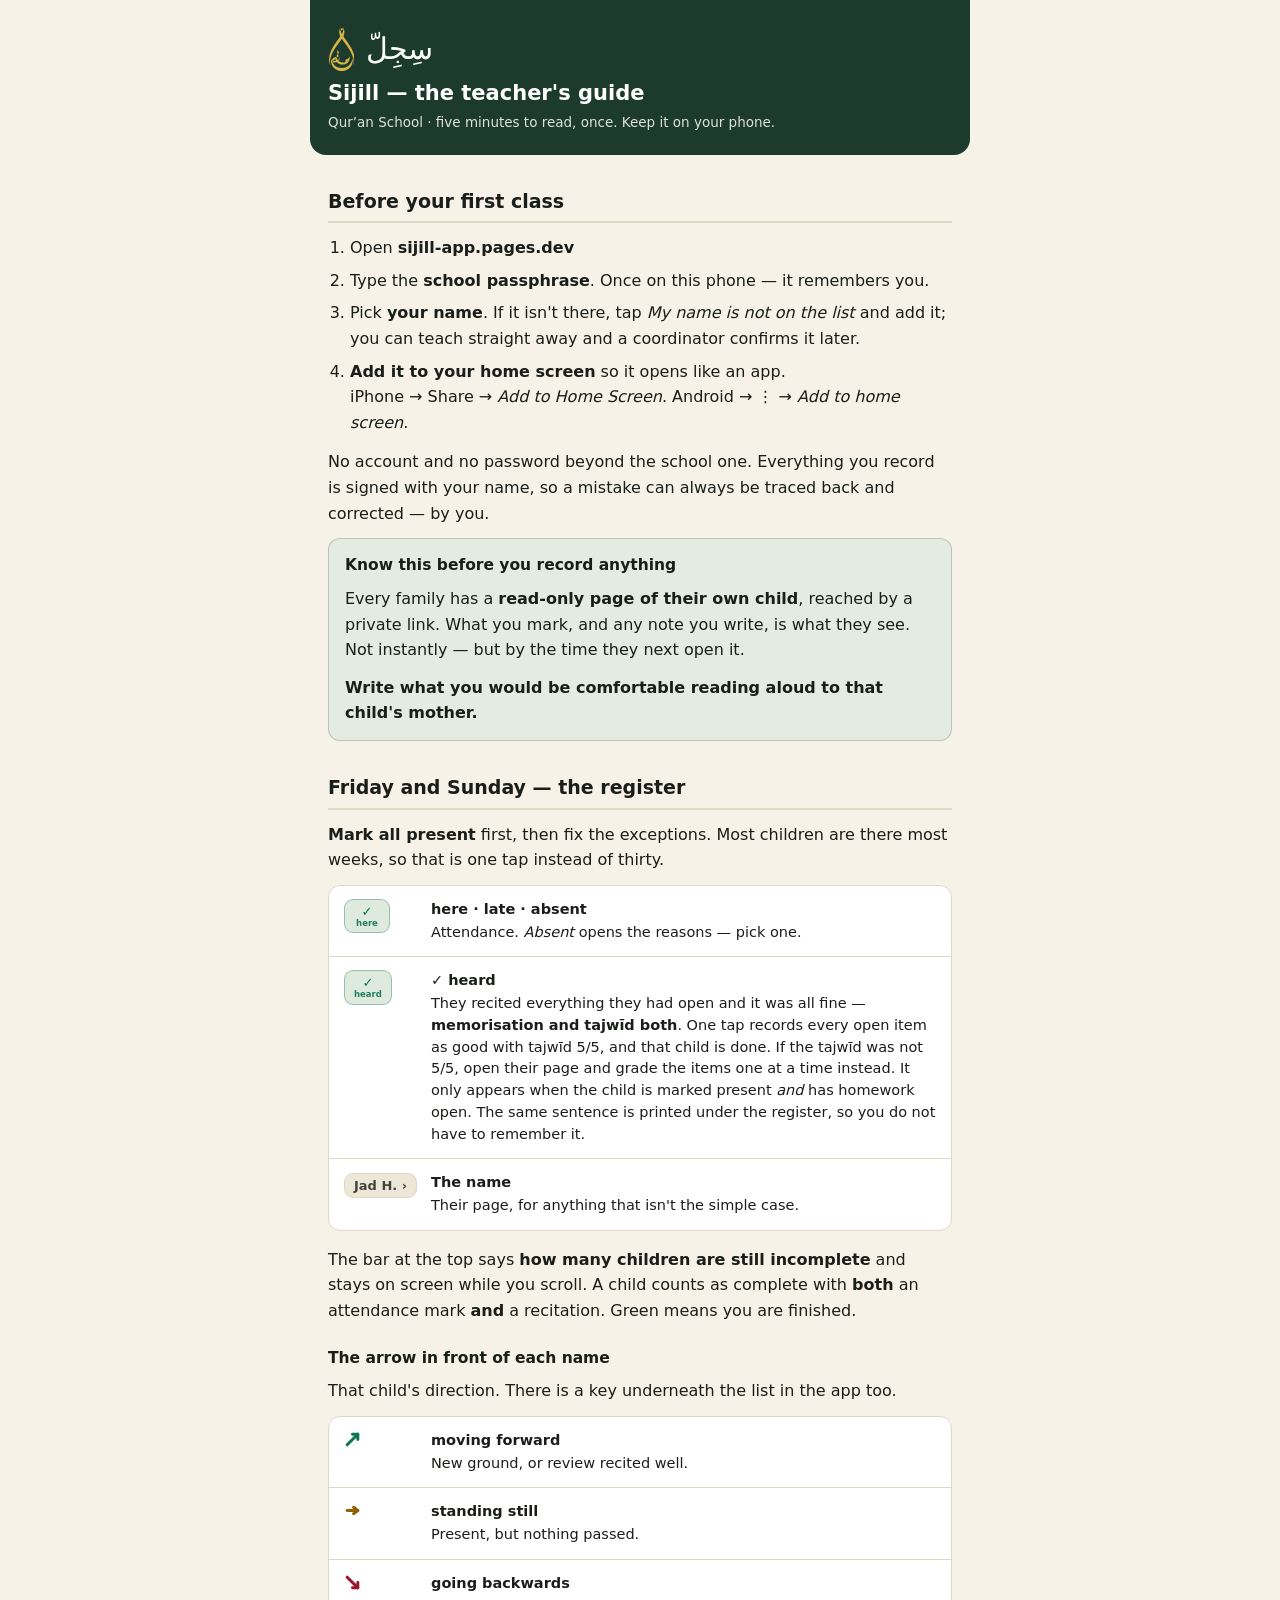
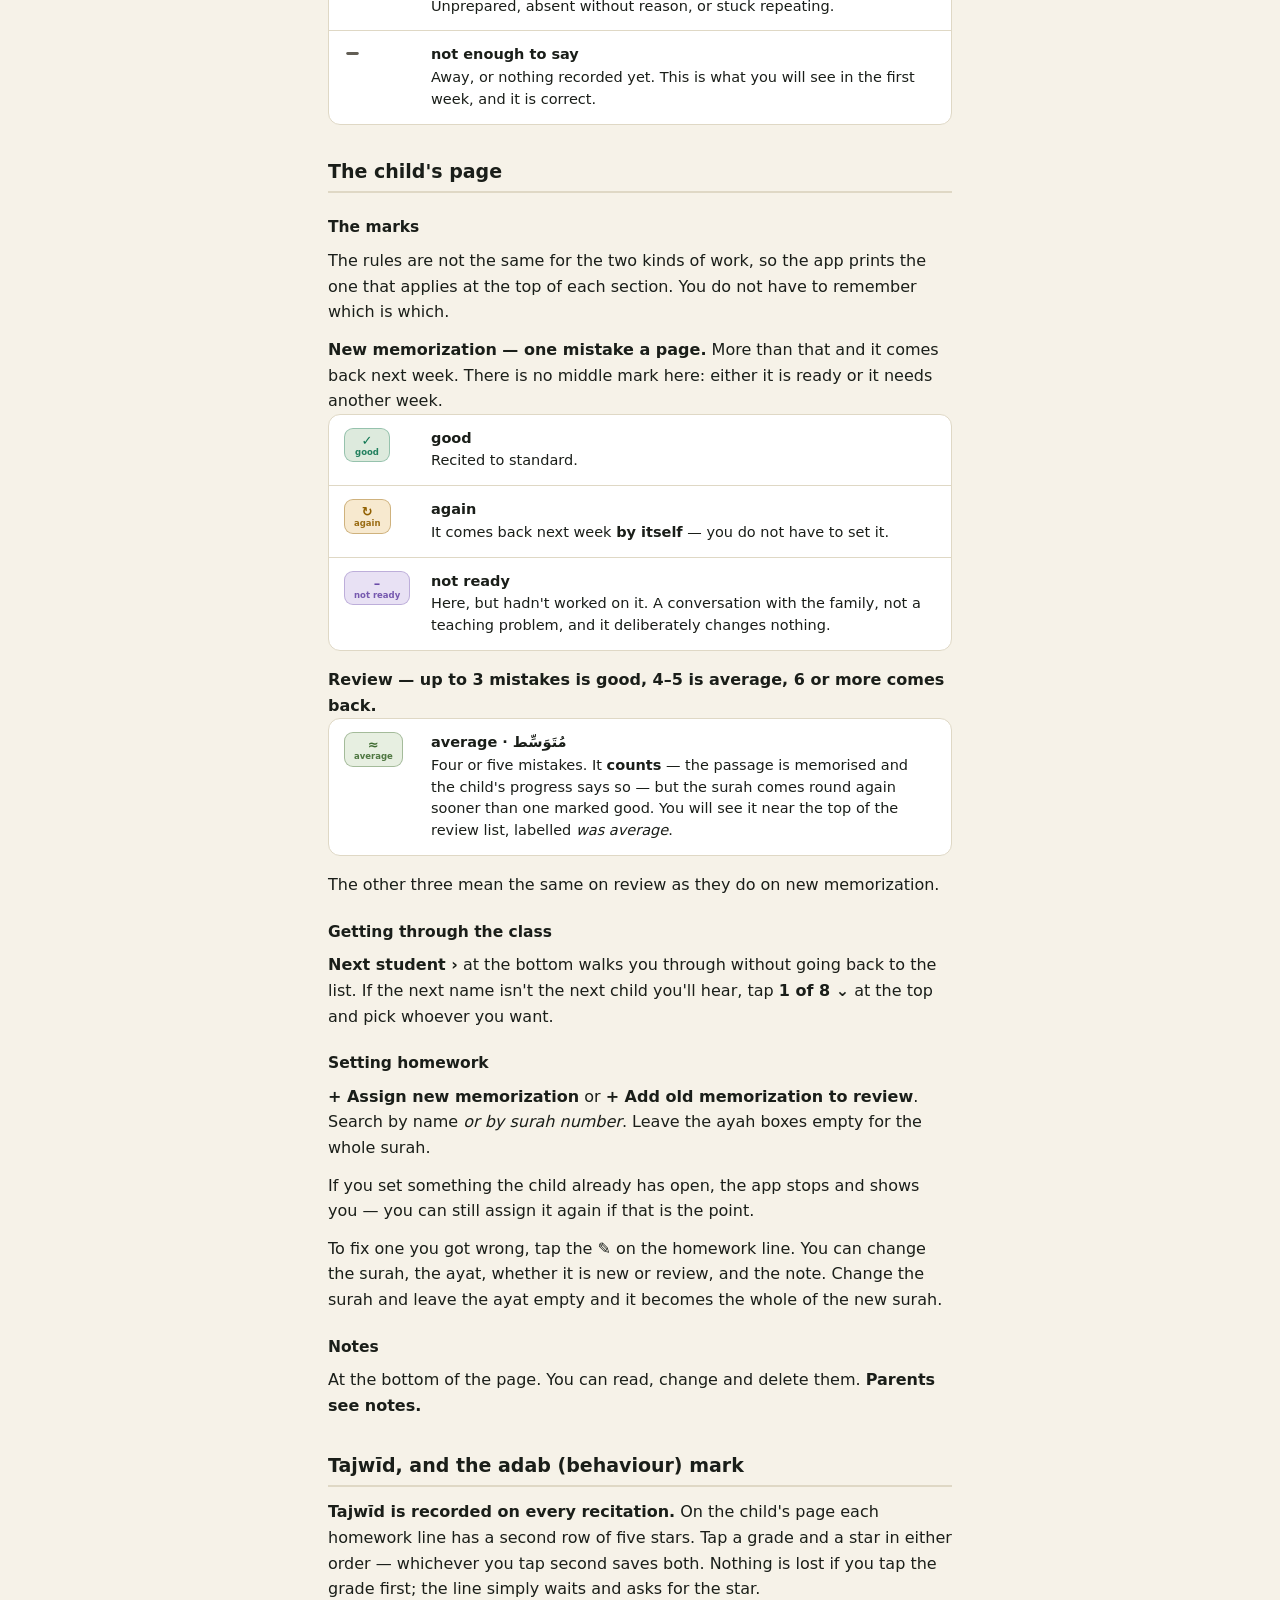
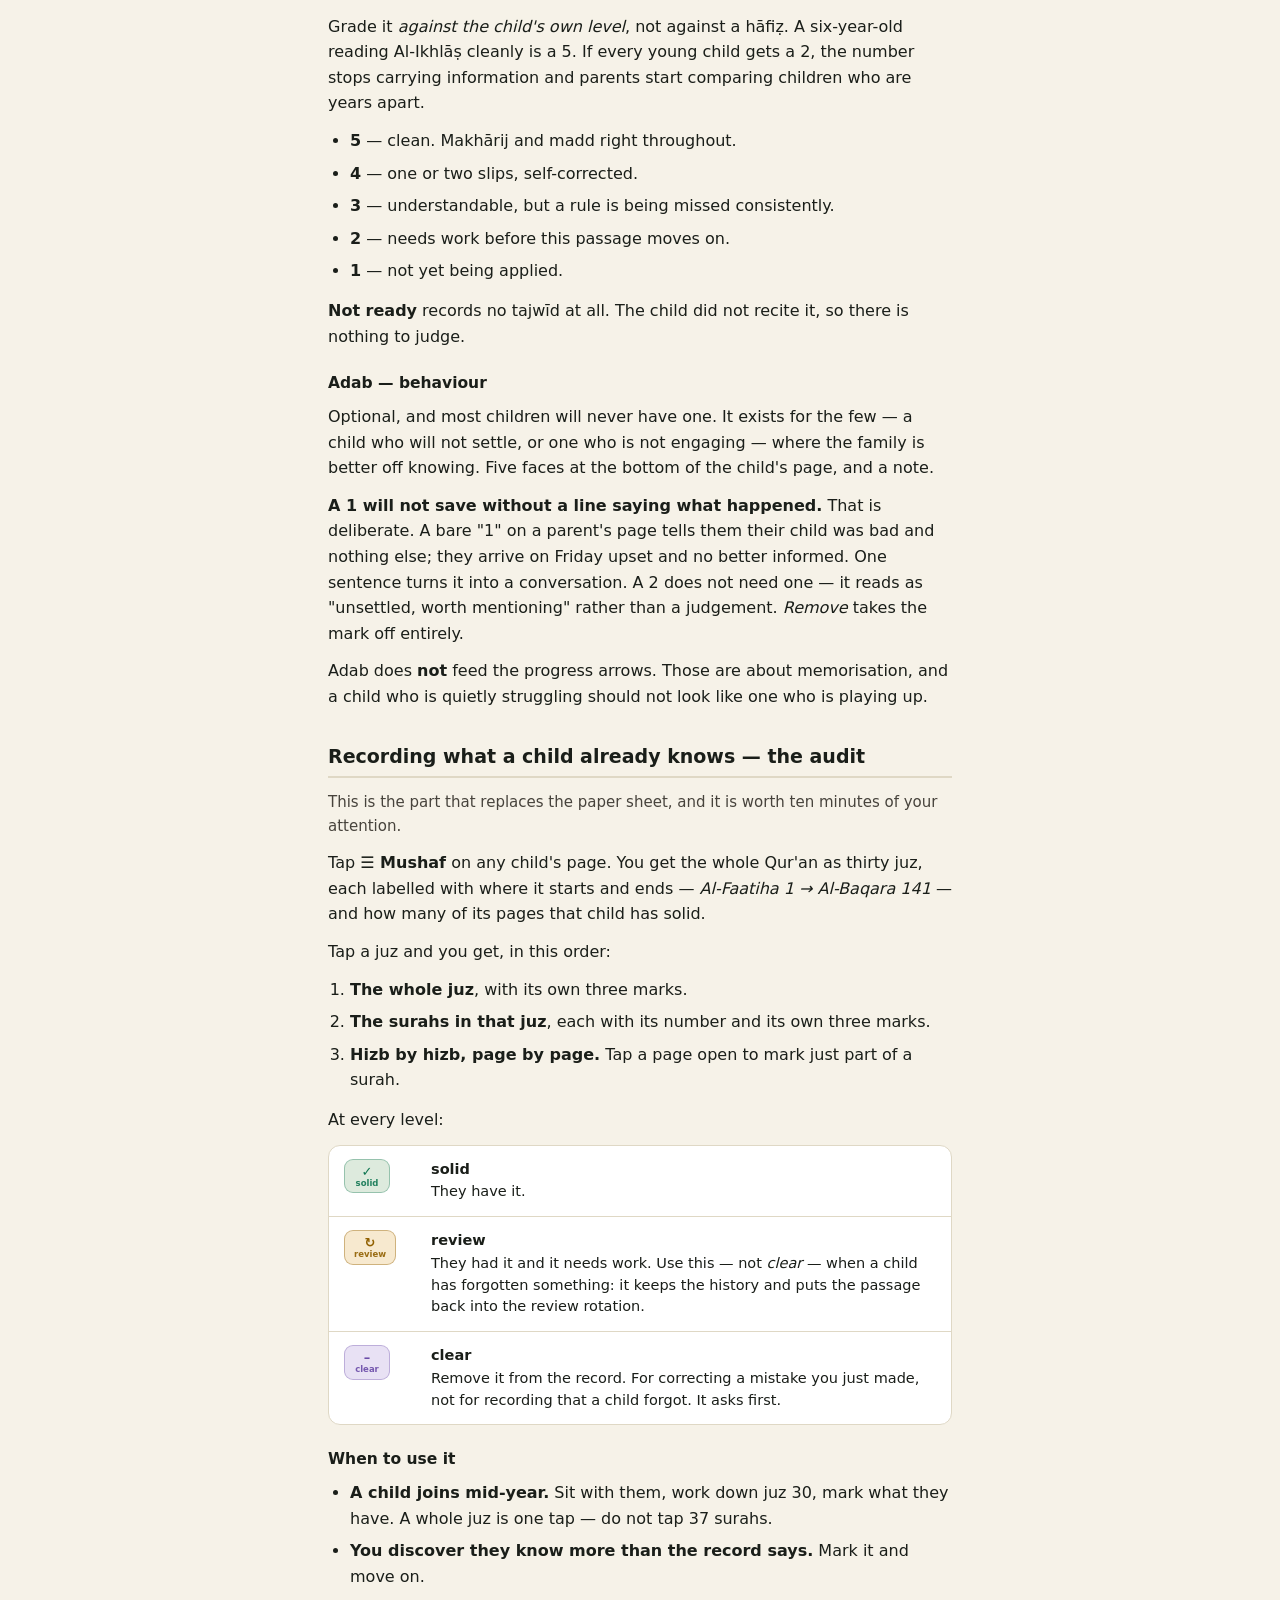
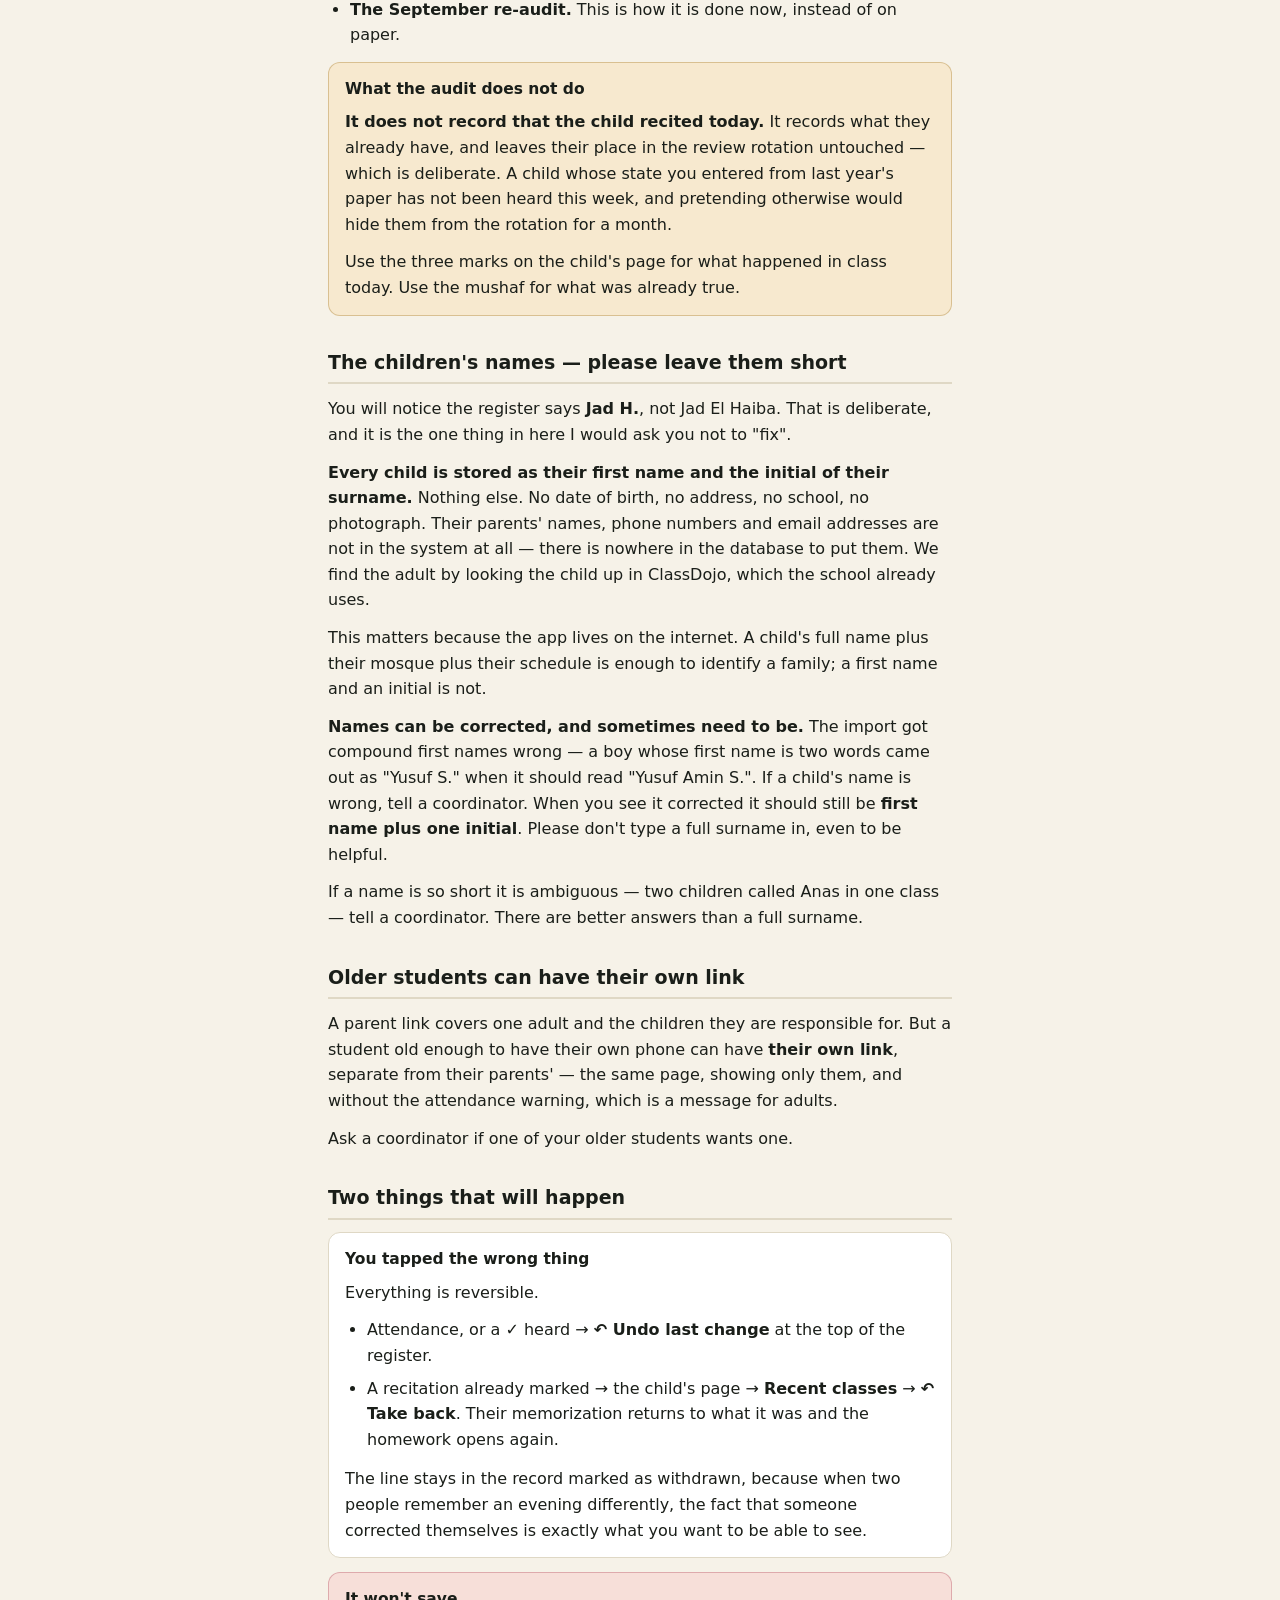
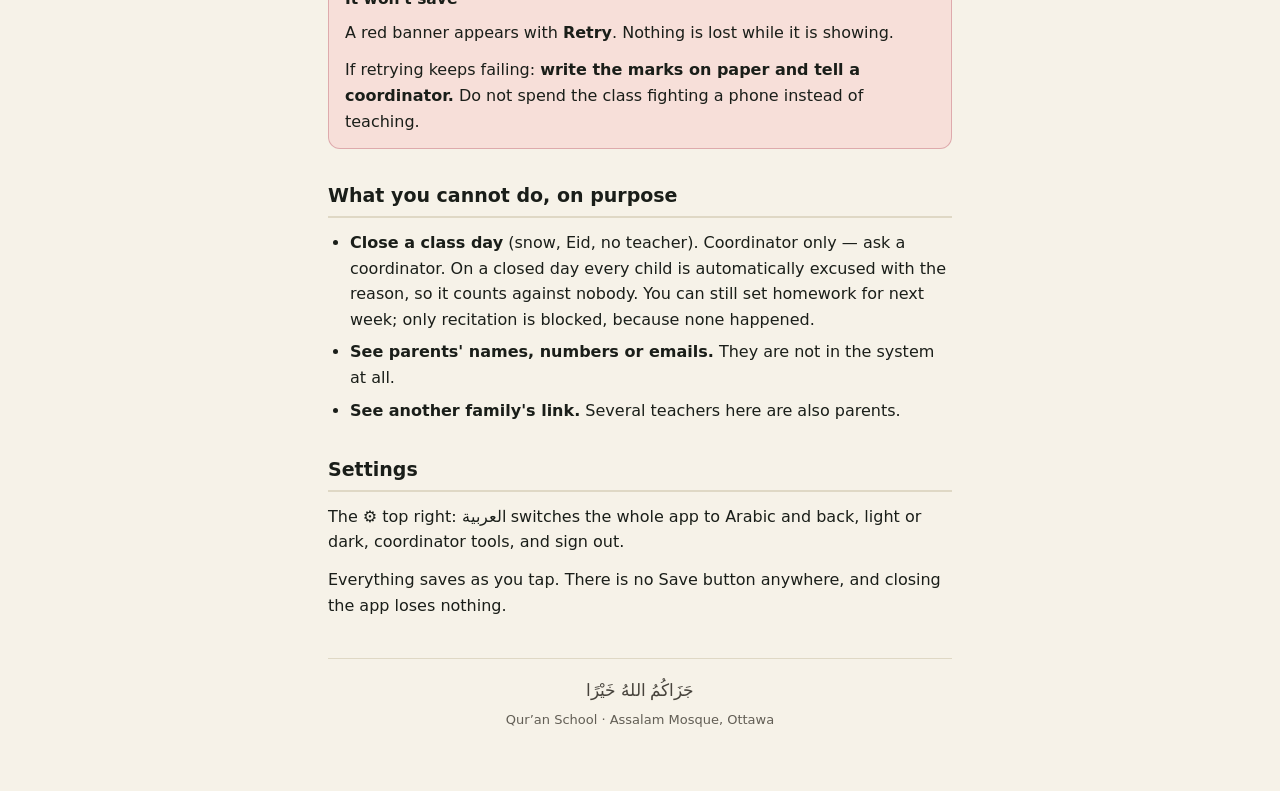
<file: guide.html>
<!doctype html>
<html lang="en">
<head>
<meta charset="utf-8">
<meta name="viewport" content="width=device-width,initial-scale=1,viewport-fit=cover">
<meta name="theme-color" content="#1D3B2C">
<meta name="robots" content="noindex,nofollow">
<title>Sijill — the teacher's guide</title>
<link rel="icon" href="icon-t-192.png?v=4">
<!-- 180 is the size iOS actually wants, and ?v=2 gets past a cached copy of
     the old one. A shortcut already on a home screen keeps its picture until
     it is deleted and added again — nothing served from here can change it. -->
<link rel="apple-touch-icon" sizes="180x180" href="icon-t-180.png?v=4">
<style>
/* Self-contained on purpose: this page has to render identically whether it is
   opened from the app, saved to a phone, or printed to PDF, so it carries its
   own copy of the palette rather than depending on sijill.css. */
:root{
  /* Same palette as the app, kept in step by hand because this page is
     deliberately self-contained — it has to open from a phone with no
     stylesheet beside it. */
  --paper:#F6F2E8; --surface:#FFFFFF; --surface-2:#EDE7D7;
  --ink:#1A1E19; --ink-2:#47433C; --ink-3:#625E55;
  --line:#DFD8C5; --line-2:#CBC2A9;
  --lapis:#1D3B2C; --lapis-soft:#E4EBE3;
  --ok:#0E7551;   --ok-soft:#DDEADD;
  --late:#916000; --late-soft:#F7E9CF; --late-fill:#D18F00;
  --crit:#98122B; --crit-soft:#F7DFD9;
  --exc:#6A4BA8;  --exc-soft:#E8E1F4;
  --sans:system-ui,-apple-system,"Segoe UI",Roboto,sans-serif;
  --mono:ui-monospace,Menlo,Consolas,monospace;
  --serif:"Noto Naskh Arabic","Times New Roman",serif;
}
*{box-sizing:border-box}
html,body{margin:0;padding:0;background:var(--paper);color:var(--ink);
  font-family:var(--sans);font-size:16px;line-height:1.6;
  -webkit-text-size-adjust:100%}
.wrap{max-width:660px;margin:0 auto;padding:0 18px 60px}

/* ---- masthead ---- */
header{background:var(--lapis);color:#fff;margin:0 -18px 26px;padding:26px 18px 22px}
.wrap>header{border-radius:0 0 16px 16px}
header .mark{font-family:var(--serif);font-size:30px;line-height:1;margin-bottom:8px;
  display:flex;align-items:center;gap:12px}
header .mark .crest{height:46px;width:26px;flex:none;color:#D9B44A;fill:currentColor;display:block}
header h1{margin:0;font-size:21px;line-height:1.25;font-weight:700}
header p{margin:6px 0 0;font-size:13.5px;opacity:.85;line-height:1.5}

/* ---- rhythm ---- */
h2{margin:34px 0 12px;font-size:19px;line-height:1.3;font-weight:700;
  padding-bottom:8px;border-bottom:2px solid var(--line)}
h3{margin:22px 0 8px;font-size:15.5px;font-weight:700}
p{margin:0 0 12px}
ol,ul{margin:0 0 14px;padding-inline-start:22px}
li{margin-bottom:7px}
strong{font-weight:700}
a{color:var(--lapis)}
hr{border:0;border-top:1px solid var(--line);margin:30px 0}

/* ---- the real controls, shown rather than described ---- */
.btn{display:inline-flex;flex-direction:column;align-items:center;justify-content:center;
  gap:1px;min-width:46px;padding:5px 9px;border-radius:9px;border:1px solid var(--line);
  background:var(--surface-2);font-size:13px;font-weight:700;line-height:1;
  vertical-align:middle;color:var(--ink-2)}
.btn small{font-size:8.5px;font-weight:600;opacity:.9}
.btn.ok  {background:var(--ok-soft);  border-color:color-mix(in srgb,var(--ok) 34%,transparent);  color:var(--ok)}
.btn.rev {background:var(--late-soft);border-color:color-mix(in srgb,var(--late) 40%,transparent);color:var(--late)}
.btn.np  {background:var(--exc-soft); border-color:color-mix(in srgb,var(--exc) 34%,transparent); color:var(--exc)}
.btn.crit{background:var(--crit-soft);border-color:color-mix(in srgb,var(--crit) 34%,transparent);color:var(--crit)}

/* ---- cards ---- */
.card{background:var(--surface);border:1px solid var(--line);border-radius:12px;
  padding:14px 16px;margin:0 0 14px}
.card h3{margin-top:0}
.card.q{background:var(--lapis-soft);border-color:color-mix(in srgb,var(--lapis) 22%,transparent)}
.card.warn{background:var(--crit-soft);border-color:color-mix(in srgb,var(--crit) 26%,transparent)}
.card.note{background:var(--late-soft);border-color:color-mix(in srgb,var(--late) 30%,transparent)}
.card p:last-child{margin-bottom:0}

/* ---- the control table ---- */
.rows{border:1px solid var(--line);border-radius:12px;overflow:hidden;background:var(--surface);margin-bottom:16px}
.row{display:flex;gap:13px;padding:13px 15px;border-bottom:1px solid var(--line);align-items:flex-start}
.row:last-child{border-bottom:0}
.row .k{flex:0 0 74px}
.row .v{flex:1;min-width:0;font-size:14.5px;line-height:1.5}
.row .v b{display:block;margin-bottom:1px}

/* ---- trend arrows ---- */
.tr{display:inline-flex;align-items:center;gap:7px;font-weight:700;font-size:14px}
.tr svg{flex:none}
.tr.up{color:var(--ok)} .tr.flat{color:var(--late)}
.tr.down{color:var(--crit)} .tr.away{color:var(--ink-3)}

/* ---- misc ---- */
.ar{font-family:var(--serif);direction:rtl;unicode-bidi:isolate}
code{font-family:var(--mono);font-size:.88em;background:var(--surface-2);
  padding:2px 5px;border-radius:5px}
.lede{font-size:15px;color:var(--ink-2)}
footer{margin-top:40px;padding-top:18px;border-top:1px solid var(--line);
  font-size:13px;color:var(--ink-3);text-align:center}
footer .ar{font-size:17px;display:block;margin-bottom:6px;color:var(--ink-2)}

/* ---- dark, for anyone reading in the masjid car park at 9pm ---- */
@media (prefers-color-scheme: dark){
  :root:not([data-theme="light"]){
    --paper:#0E1411; --surface:#16201A; --surface-2:#1D2A22;
    --ink:#ECE8DB; --ink-2:#C9C4B6; --ink-3:#9F9B91;
    --line:#2B3830; --line-2:#3B4A40;
    --lapis:#8FC9A6; --lapis-soft:#1B2E23;
    --ok:#5FCFA2;   --ok-soft:#13291F;
    --late:#EFB840; --late-soft:#332612; --late-fill:#EFB840;
    --crit:#F4707F; --crit-soft:#36161B;
    --exc:#B2A2F7;  --exc-soft:#241F3C;
  }
  :root:not([data-theme="light"]) header{background:#16281E}
}

/* ---- print / PDF ---- */
@media print{
  html,body{background:#fff;font-size:11.5pt}
  .wrap{max-width:none;padding:0}
  header{margin:0 0 18px;border-radius:0;background:#1D3B2C !important;
    -webkit-print-color-adjust:exact;print-color-adjust:exact}
  h2{page-break-after:avoid;break-after:avoid}
  h3{page-break-after:avoid;break-after:avoid}
  /* A whole table kept together pushed the next section to a fresh page and
     left a third of a page blank. A single ROW must not split across a page —
     a button orphaned from its explanation is useless — but the table itself
     may break between rows. */
  .card{page-break-inside:avoid;break-inside:avoid}
  .rows{break-inside:auto}
  .row{page-break-inside:avoid;break-inside:avoid}
  a{text-decoration:none}
  footer{page-break-before:avoid}
}
  /* the fourth mark, added when review gained a middle grade */
  .btn.avg{background:#E7EFE1;border-color:rgba(63,107,49,.4);color:#3F6B31}
</style>
</head>
<body>
<div class="wrap">

<svg width="0" height="0" style="position:absolute" aria-hidden="true" focusable="false">
  <symbol id="crest-mark" viewBox="4.1 -0.2 7.7 14"><path d="M7.8,0.1C7.6,0.5,7.5,1,7.4,1.5c0,0.4,0.1,0.8,0.2,1.2C8,3.5,8.5,4.1,9,4.8c1,1.3,2,2.7,2.5,4.3
		c0.3,0.9,0.4,1.8,0.2,2.7c0,0.1,0-0.1,0,0c0-0.1,0.1-0.2,0.1-0.3c0.1-0.2,0.1-0.4,0.2-0.6c0.6-3.2-1.9-5.7-3.5-8.2
		C8.2,2.3,8,1.9,7.9,1.5C7.8,1.3,7.7,1.1,7.7,0.9c0-0.1,0-0.2,0-0.3c0,0,0-0.1,0-0.1c0,0,0-0.1,0-0.1c0.1-0.3,0-0.1-0.2,0.6
		c0.1-0.2,0.1-0.5,0.2-0.7C7.8,0.2,7.8-0.1,7.8,0.1L7.8,0.1z"/><path d="M8.6,0.1C8.8,0.5,8.9,1,9,1.5c0,0.4-0.1,0.8-0.2,1.2C8.4,3.5,7.9,4.1,7.4,4.8c-1,1.3-2,2.7-2.5,4.3
		c-0.3,0.9-0.4,1.8-0.2,2.7c0,0.1,0-0.1,0,0c0-0.1-0.1-0.2-0.1-0.3c-0.1-0.2-0.1-0.4-0.2-0.6C3.9,7.6,6.3,5.1,7.9,2.7
		c0.2-0.4,0.5-0.7,0.6-1.1c0.1-0.2,0.1-0.4,0.2-0.7c0-0.1,0-0.2,0-0.3c0,0,0-0.1,0-0.1c0,0,0-0.1,0-0.1C8.6,0,8.7,0.2,8.8,0.9
		C8.8,0.7,8.7,0.5,8.7,0.2C8.6,0.2,8.6-0.1,8.6,0.1L8.6,0.1z"/><path d="M11.5,10.2c0-0.2,0-0.4-0.1-0.6c0-0.1,0-0.2,0-0.3c0,0,0-0.1,0,0c0,0.6-0.1,1.2-0.4,1.7
	c-1.1,2.1-4.4,2.1-5.5,0.1c0,0,0,0,0-0.1C5.1,10.5,5,9.9,5,9.3c0-0.1,0,0.1,0,0c0,0.1,0,0.2,0,0.3c0,0.2-0.1,0.4-0.1,0.6
	c0,0.1,0,0.1,0,0.2c0,1.4,1,2.7,2.4,3c0.6,0.1,1.3,0.1,1.8,0c1.4-0.3,2.4-1.6,2.4-3C11.5,10.3,11.5,10.2,11.5,10.2z"/><path d="M6.5,8.8"/><path d="M6.5,9c0,0,0.1,0.6,0.3,0.9c0.4,0.7,1.1,1,1.8,1v0c0,0,0,0,0,0c0,0,0,0,0,0v0c0.2,0,0.4,0,0.6-0.1
		c0-0.1,0.1-0.3,0.1-0.4c0,0,0.1-0.4,0.1-0.4c0,0,0,0,0.1,0c0.6-0.1,1.1-0.6,1.1-1.2c0,0,0,0,0,0c0,0,0,0,0,0c0,0.1,0,0.1,0,0.2
		c0,0.1,0,0.2,0,0.4c0,0,0,0.1,0,0.1c0,0.9-0.6,1.8-1.6,2c-0.2,0-0.4,0.1-0.6,0c-0.2,0-0.4,0-0.6,0c-0.9-0.2-1.5-1-1.6-1.8
		c0,0.1-0.1,0.1-0.1,0.2c-0.3,0.3-0.7,0.4-0.8,0.9c0,0.1,0-0.1,0-0.1c0-0.2,0-0.3,0-0.5c0-0.3,0.1-0.5,0.4-0.7
		C6.1,9.3,6.4,9.2,6.5,9c0-0.1,0-0.1,0-0.1l0-0.1"/><path d="M5.5,10.8c0.7,0.2,1.4,0,1.8-0.6c0.3-0.4,0.4-0.9,0.4-1.3c0-0.1,0-0.1,0,0c0,0.1,0,0.2,0,0.3
		c0,0,0.1-0.4,0-0.2c0,0,0,0.1,0,0.1c0,0.1-0.1,0.2-0.1,0.3C7.5,9.6,7.3,9.8,7.2,10c-0.4,0.4-1.1,0.5-1.6,0.4
		C5.6,10.3,5.5,10.8,5.5,10.8L5.5,10.8z"/><path d="M8.2,1.1C8.1,1.2,8,1.3,8,1.3c0,0,0,0,0,0c0,0,0,0,0,0l0-0.2c0,0,0-0.1,0-0.1C8,1,7.9,0.9,8,0.7l0-0.3
	c0,0,0,0,0.1,0c0.1,0,0.1,0,0.2,0c0.1,0,0.1,0.1,0.1,0.1l0,0.2c0,0,0,0,0,0c0,0,0,0,0,0c0-0.1-0.1-0.1-0.1-0.1c-0.1,0-0.1,0-0.2,0
	c0,0.1,0.1,0.2,0.2,0.1c0.1,0,0.2-0.1,0.4-0.2l0,0.3C8.5,0.9,8.4,1,8.2,1.1z"/><path d="M7.2,8.9c0-0.3-0.4-0.5-0.4-0.8c0,0,0,0.1,0,0.1c0,0,0,0,0,0c0,0,0-0.1,0-0.1c0,0,0,0.1,0,0.1
		c0,0.2-0.1,0.3-0.1,0.5c-0.1,0.2,0,0.3,0.1,0.5C6.9,9.2,7.1,9.3,7,9.5c0-0.1,0.1-0.2,0.1-0.3C7.2,9.1,7.2,9,7.2,8.9L7.2,8.9z"/><path d="M7.3,7.8c0-0.3-0.4-0.5-0.4-0.8c0,0,0,0.1,0,0.1c0,0,0,0,0,0c0,0,0-0.1,0-0.1c0,0,0,0.1,0,0.1
		c0,0.2-0.1,0.3-0.1,0.5C6.7,7.7,6.7,7.9,6.9,8C7,8.2,7.1,8.3,7.1,8.5c0-0.1,0.1-0.2,0.1-0.3C7.2,8.1,7.3,8,7.3,7.8L7.3,7.8z"/></symbol>
</svg>

<header>
  <div class="mark">
    <svg class="crest" aria-label="Qur’an School" role="img"><use href="#crest-mark"/></svg>
    <span>سِجِلّ</span>
  </div>
  <h1>Sijill — the teacher's guide</h1>
  <p>Qur’an School · five minutes to read, once. Keep it on your phone.</p>
</header>

<h2>Before your first class</h2>
<ol>
  <li>Open <strong>sijill-app.pages.dev</strong></li>
  <li>Type the <strong>school passphrase</strong>. Once on this phone — it remembers you.</li>
  <li>Pick <strong>your name</strong>. If it isn't there, tap <em>My name is not on the list</em>
      and add it; you can teach straight away and a coordinator confirms it later.</li>
  <li><strong>Add it to your home screen</strong> so it opens like an app.<br>
      iPhone → Share → <em>Add to Home Screen</em>. Android → ⋮ → <em>Add to home screen</em>.</li>
</ol>
<p>No account and no password beyond the school one. Everything you record is
signed with your name, so a mistake can always be traced back and corrected —
by you.</p>

<div class="card q">
  <h3>Know this before you record anything</h3>
  <p>Every family has a <strong>read-only page of their own child</strong>, reached by a
  private link. What you mark, and any note you write, is what they see. Not
  instantly — but by the time they next open it.</p>
  <p><strong>Write what you would be comfortable reading aloud to that child's mother.</strong></p>
</div>

<h2>Friday and Sunday — the register</h2>
<p><strong>Mark all present</strong> first, then fix the exceptions. Most children are
there most weeks, so that is one tap instead of thirty.</p>

<div class="rows">
  <div class="row">
    <span class="k">
      <span class="btn ok">✓<small>here</small></span>
    </span>
    <span class="v"><b>here · late · absent</b>
      Attendance. <em>Absent</em> opens the reasons — pick one.</span>
  </div>
  <div class="row">
    <span class="k"><span class="btn ok">✓<small>heard</small></span></span>
    <span class="v"><b>✓ heard</b>
      They recited everything they had open and it was all fine — <strong>memorisation
      and tajwīd both</strong>. One tap records every open item as good with tajwīd
      5/5, and that child is done. If the tajwīd was not 5/5, open their page and
      grade the items one at a time instead. It only appears when the child is
      marked present <em>and</em> has homework open. The same sentence is printed
      under the register, so you do not have to remember it.</span>
  </div>
  <div class="row">
    <span class="k"><span class="btn">Jad H. ›</span></span>
    <span class="v"><b>The name</b>
      Their page, for anything that isn't the simple case.</span>
  </div>
</div>

<p>The bar at the top says <strong>how many children are still incomplete</strong> and
stays on screen while you scroll. A child counts as complete with <strong>both</strong> an
attendance mark <strong>and</strong> a recitation. Green means you are finished.</p>

<h3>The arrow in front of each name</h3>
<p>That child's direction. There is a key underneath the list in the app too.</p>
<div class="rows">
  <div class="row"><span class="k"><span class="tr up">
    <svg viewBox="0 0 16 16" width="17" height="17" fill="none" stroke="currentColor"
      stroke-width="2.8" stroke-linecap="round" stroke-linejoin="round">
      <path d="M3 13 L13 3"/><path d="M13 3 L8 3 M13 3 L13 8"/></svg></span></span>
    <span class="v"><b>moving forward</b>New ground, or review recited well.</span></div>
  <div class="row"><span class="k"><span class="tr flat">
    <svg viewBox="0 0 16 16" width="17" height="17" fill="none" stroke="currentColor"
      stroke-width="2.8" stroke-linecap="round" stroke-linejoin="round">
      <path d="M3 8 L13 8"/><path d="M13 8 L9 5 M13 8 L9 11"/></svg></span></span>
    <span class="v"><b>standing still</b>Present, but nothing passed.</span></div>
  <div class="row"><span class="k"><span class="tr down">
    <svg viewBox="0 0 16 16" width="17" height="17" fill="none" stroke="currentColor"
      stroke-width="2.8" stroke-linecap="round" stroke-linejoin="round">
      <path d="M3 3 L13 13"/><path d="M13 13 L8 13 M13 13 L13 8"/></svg></span></span>
    <span class="v"><b>going backwards</b>Unprepared, absent without reason, or stuck repeating.</span></div>
  <div class="row"><span class="k"><span class="tr away">
    <svg viewBox="0 0 16 16" width="17" height="17" fill="none" stroke="currentColor"
      stroke-width="2.8" stroke-linecap="round" stroke-linejoin="round">
      <path d="M3.5 8 L12.5 8"/></svg></span></span>
    <span class="v"><b>not enough to say</b>Away, or nothing recorded yet. This is what
      you will see in the first week, and it is correct.</span></div>
</div>

<h2>The child's page</h2>

<h3>The marks</h3>
<p>The rules are not the same for the two kinds of work, so the app prints the
one that applies at the top of each section. You do not have to remember which
is which.</p>

<div class="note"><b>New memorization — one mistake a page.</b> More than that
and it comes back next week. There is no middle mark here: either it is ready
or it needs another week.</div>

<div class="rows">
  <div class="row"><span class="k"><span class="btn ok">✓<small>good</small></span></span>
    <span class="v"><b>good</b>Recited to standard.</span></div>
  <div class="row"><span class="k"><span class="btn rev">↻<small>again</small></span></span>
    <span class="v"><b>again</b>It comes back next week <strong>by itself</strong> —
      you do not have to set it.</span></div>
  <div class="row"><span class="k"><span class="btn np">–<small>not ready</small></span></span>
    <span class="v"><b>not ready</b>Here, but hadn't worked on it. A conversation with
      the family, not a teaching problem, and it deliberately changes nothing.</span></div>
</div>

<div class="note"><b>Review — up to 3 mistakes is good, 4–5 is average, 6 or more
comes back.</b></div>

<div class="rows">
  <div class="row"><span class="k"><span class="btn avg">≈<small>average</small></span></span>
    <span class="v"><b>average · مُتَوَسِّط</b>Four or five mistakes. It <strong>counts</strong> —
      the passage is memorised and the child's progress says so — but the surah
      comes round again sooner than one marked good. You will see it near the
      top of the review list, labelled <i>was average</i>.</span></div>
</div>
<p>The other three mean the same on review as they do on new memorization.</p>

<h3>Getting through the class</h3>
<p><strong>Next student ›</strong> at the bottom walks you through without going back to
the list. If the next name isn't the next child you'll hear, tap
<strong>1 of 8 ⌄</strong> at the top and pick whoever you want.</p>

<h3>Setting homework</h3>
<p><strong>+ Assign new memorization</strong> or <strong>+ Add old memorization to review</strong>.
Search by name <em>or by surah number</em>. Leave the ayah boxes empty for the whole
surah.</p>
<p>If you set something the child already has open, the app stops and shows you —
you can still assign it again if that is the point.</p>
<p>To fix one you got wrong, tap the <strong>✎</strong> on the homework line. You can change
the surah, the ayat, whether it is new or review, and the note. Change the surah
and leave the ayat empty and it becomes the whole of the new surah.</p>

<h3>Notes</h3>
<p>At the bottom of the page. You can read, change and delete them.
<strong>Parents see notes.</strong></p>

<h2>Tajwīd, and the adab (behaviour) mark</h2>

<p><strong>Tajwīd is recorded on every recitation.</strong> On the child's page each
homework line has a second row of five stars. Tap a grade and a star in either
order — whichever you tap second saves both. Nothing is lost if you tap the grade
first; the line simply waits and asks for the star.</p>

<p>Grade it <em>against the child's own level</em>, not against a hāfiẓ. A six-year-old
reading Al-Ikhlāṣ cleanly is a 5. If every young child gets a 2, the number stops
carrying information and parents start comparing children who are years apart.</p>

<ul>
  <li><strong>5</strong> — clean. Makhārij and madd right throughout.</li>
  <li><strong>4</strong> — one or two slips, self-corrected.</li>
  <li><strong>3</strong> — understandable, but a rule is being missed consistently.</li>
  <li><strong>2</strong> — needs work before this passage moves on.</li>
  <li><strong>1</strong> — not yet being applied.</li>
</ul>

<p><strong>Not ready</strong> records no tajwīd at all. The child did not recite it, so
there is nothing to judge.</p>

<h3>Adab — behaviour</h3>

<p>Optional, and most children will never have one. It exists for the few — a child
who will not settle, or one who is not engaging — where the family is better off
knowing. Five faces at the bottom of the child's page, and a note.</p>

<p><strong>A 1 will not save without a line saying what happened.</strong> That is
deliberate. A bare "1" on a parent's page tells them their child was bad and
nothing else; they arrive on Friday upset and no better informed. One sentence
turns it into a conversation. A 2 does not need one — it reads as "unsettled,
worth mentioning" rather than a judgement. <em>Remove</em> takes the mark off
entirely.</p>

<p>Adab does <strong>not</strong> feed the progress arrows. Those are about memorisation,
and a child who is quietly struggling should not look like one who is playing up.</p>

<h2>Recording what a child already knows — the audit</h2>
<p class="lede">This is the part that replaces the paper sheet, and it is worth
ten minutes of your attention.</p>

<p>Tap <strong>☰ Mushaf</strong> on any child's page. You get the whole Qur'an as thirty
juz, each labelled with where it starts and ends — <em>Al-Faatiha 1 → Al-Baqara
141</em> — and how many of its pages that child has solid.</p>

<p>Tap a juz and you get, in this order:</p>
<ol>
  <li><strong>The whole juz</strong>, with its own three marks.</li>
  <li><strong>The surahs in that juz</strong>, each with its number and its own three marks.</li>
  <li><strong>Hizb by hizb, page by page.</strong> Tap a page open to mark just part of a surah.</li>
</ol>

<p>At every level:</p>
<div class="rows">
  <div class="row"><span class="k"><span class="btn ok">✓<small>solid</small></span></span>
    <span class="v"><b>solid</b>They have it.</span></div>
  <div class="row"><span class="k"><span class="btn rev">↻<small>review</small></span></span>
    <span class="v"><b>review</b>They had it and it needs work. Use this — not
      <em>clear</em> — when a child has forgotten something: it keeps the history and
      puts the passage back into the review rotation.</span></div>
  <div class="row"><span class="k"><span class="btn np">–<small>clear</small></span></span>
    <span class="v"><b>clear</b>Remove it from the record. For correcting a mistake
      you just made, not for recording that a child forgot. It asks first.</span></div>
</div>

<h3>When to use it</h3>
<ul>
  <li><strong>A child joins mid-year.</strong> Sit with them, work down juz 30, mark what
      they have. A whole juz is one tap — do not tap 37 surahs.</li>
  <li><strong>You discover they know more than the record says.</strong> Mark it and move on.</li>
  <li><strong>The September re-audit.</strong> This is how it is done now, instead of on paper.</li>
</ul>

<div class="card note">
  <h3>What the audit does not do</h3>
  <p><strong>It does not record that the child recited today.</strong> It records what they
  already have, and leaves their place in the review rotation untouched — which
  is deliberate. A child whose state you entered from last year's paper has not
  been heard this week, and pretending otherwise would hide them from the
  rotation for a month.</p>
  <p>Use the three marks on the child's page for what happened in class today.
  Use the mushaf for what was already true.</p>
</div>

<h2>The children's names — please leave them short</h2>
<p>You will notice the register says <strong>Jad H.</strong>, not Jad El Haiba. That is
deliberate, and it is the one thing in here I would ask you not to "fix".</p>
<p><strong>Every child is stored as their first name and the initial of their
surname.</strong> Nothing else. No date of birth, no address, no school, no photograph.
Their parents' names, phone numbers and email addresses are not in the system at
all — there is nowhere in the database to put them. We find the adult by looking
the child up in ClassDojo, which the school already uses.</p>
<p>This matters because the app lives on the internet. A child's full name plus
their mosque plus their schedule is enough to identify a family; a first name and
an initial is not.</p>
<p><strong>Names can be corrected, and sometimes need to be.</strong> The import got
compound first names wrong — a boy whose first name is two words came out as
"Yusuf S." when it should read "Yusuf Amin S.". If a child's name is wrong,
tell a coordinator. When you see it
corrected it should still be <strong>first name plus one initial</strong>. Please don't type
a full surname in, even to be helpful.</p>
<p>If a name is so short it is ambiguous — two children called Anas in one class —
tell a coordinator. There are better answers than a full surname.</p>

<h2>Older students can have their own link</h2>
<p>A parent link covers one adult and the children they are responsible for. But a
student old enough to have their own phone can have <strong>their own link</strong>,
separate from their parents' — the same page, showing only them, and without the
attendance warning, which is a message for adults.</p>
<p>Ask a coordinator if one of your older students wants one.</p>

<h2>Two things that will happen</h2>

<div class="card">
  <h3>You tapped the wrong thing</h3>
  <p>Everything is reversible.</p>
  <ul>
    <li>Attendance, or a ✓ heard → <strong>↶ Undo last change</strong> at the top of the register.</li>
    <li>A recitation already marked → the child's page → <strong>Recent classes</strong> →
        <strong>↶ Take back</strong>. Their memorization returns to what it was and the
        homework opens again.</li>
  </ul>
  <p>The line stays in the record marked as withdrawn, because when two people
  remember an evening differently, the fact that someone corrected themselves is
  exactly what you want to be able to see.</p>
</div>

<div class="card warn">
  <h3>It won't save</h3>
  <p>A red banner appears with <strong>Retry</strong>. Nothing is lost while it is showing.</p>
  <p>If retrying keeps failing: <strong>write the marks on paper and tell a coordinator.</strong>
  Do not spend the class fighting a phone instead of teaching.</p>
</div>

<h2>What you cannot do, on purpose</h2>
<ul>
  <li><strong>Close a class day</strong> (snow, Eid, no teacher). Coordinator only — ask
      a coordinator. On a closed day every child is automatically excused with the reason,
      so it counts against nobody. You can still set homework for next week; only
      recitation is blocked, because none happened.</li>
  <li><strong>See parents' names, numbers or emails.</strong> They are not in the system at
      all.</li>
  <li><strong>See another family's link.</strong> Several teachers here are also parents.</li>
</ul>

<h2>Settings</h2>
<p>The <strong>⚙</strong> top right: <span class="ar">العربية</span> switches the whole app
to Arabic and back, light or dark, coordinator tools, and sign out.</p>
<p>Everything saves as you tap. There is no Save button anywhere, and closing the
app loses nothing.</p>

<footer>
  <span class="ar">جَزَاكُمُ اللهُ خَيْرًا</span>
  Qur’an School · Assalam Mosque, Ottawa
</footer>

</div>
</body>
</html>
</file>
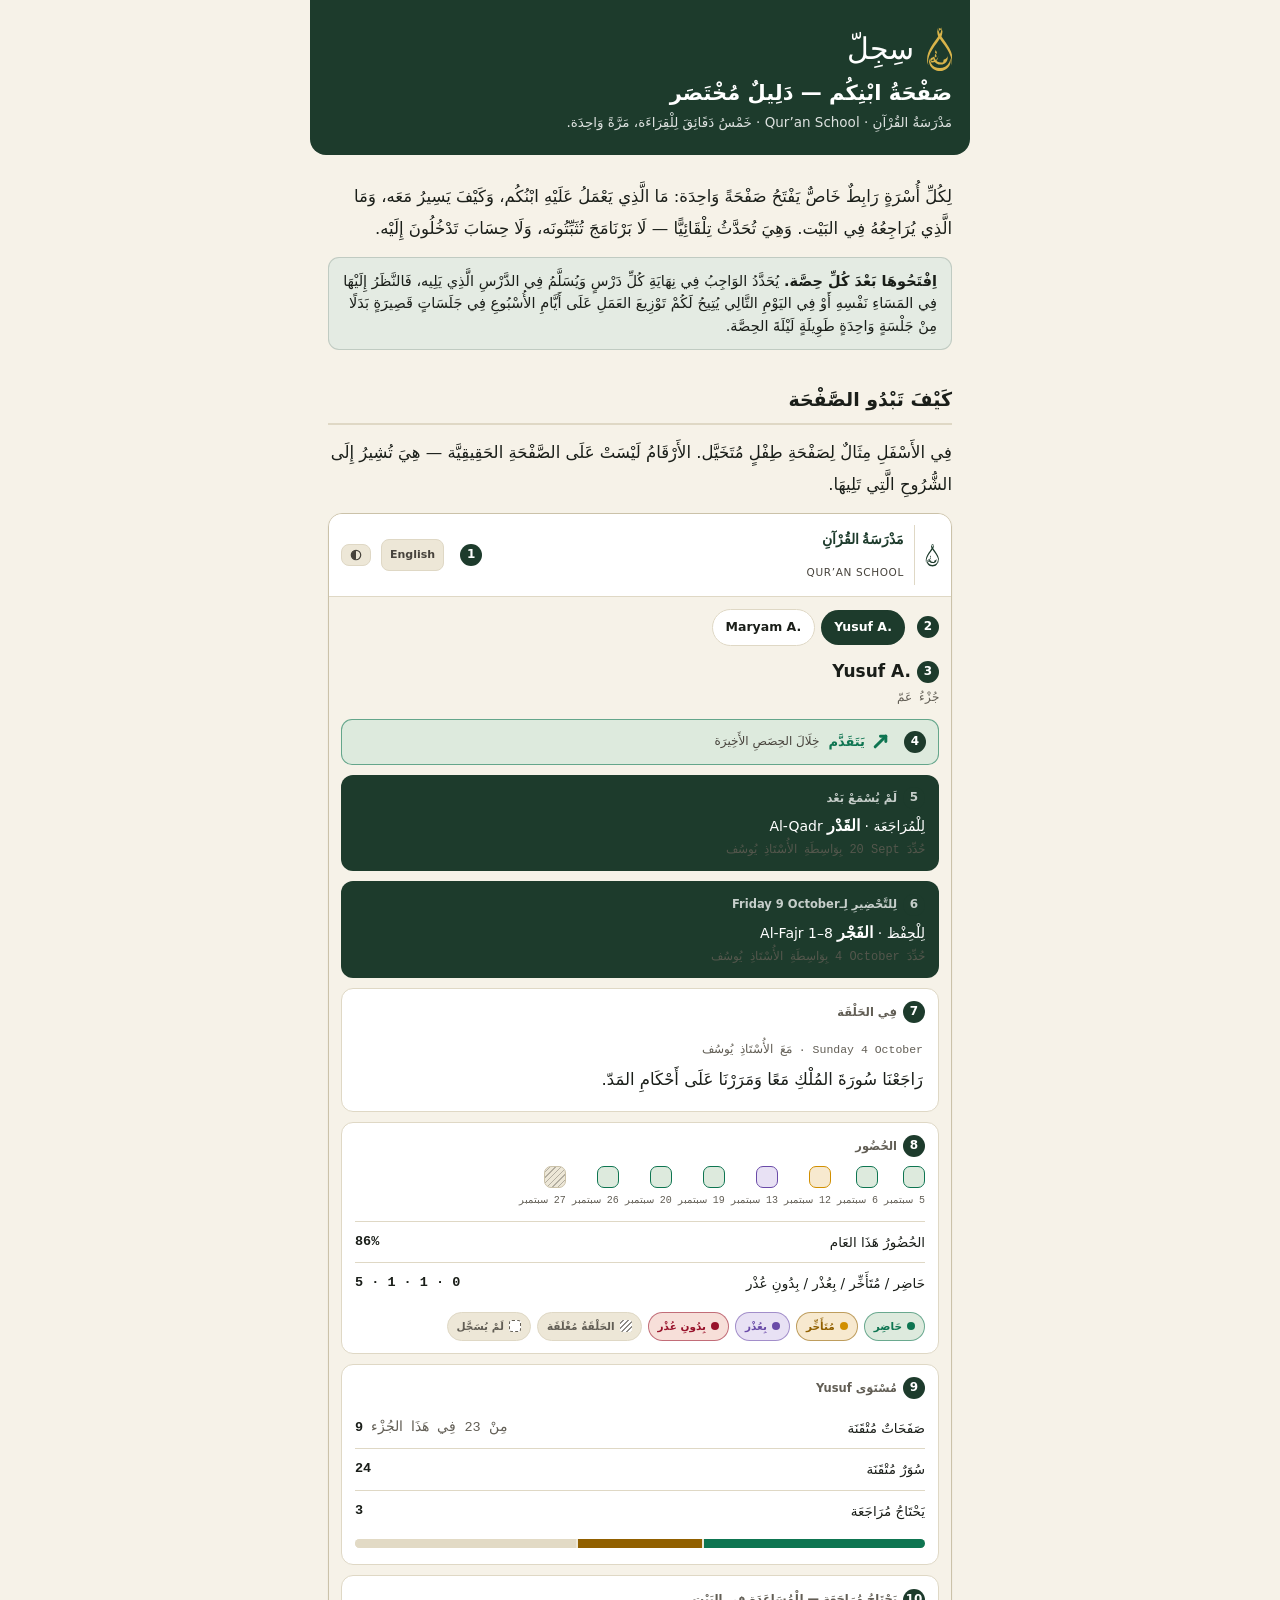
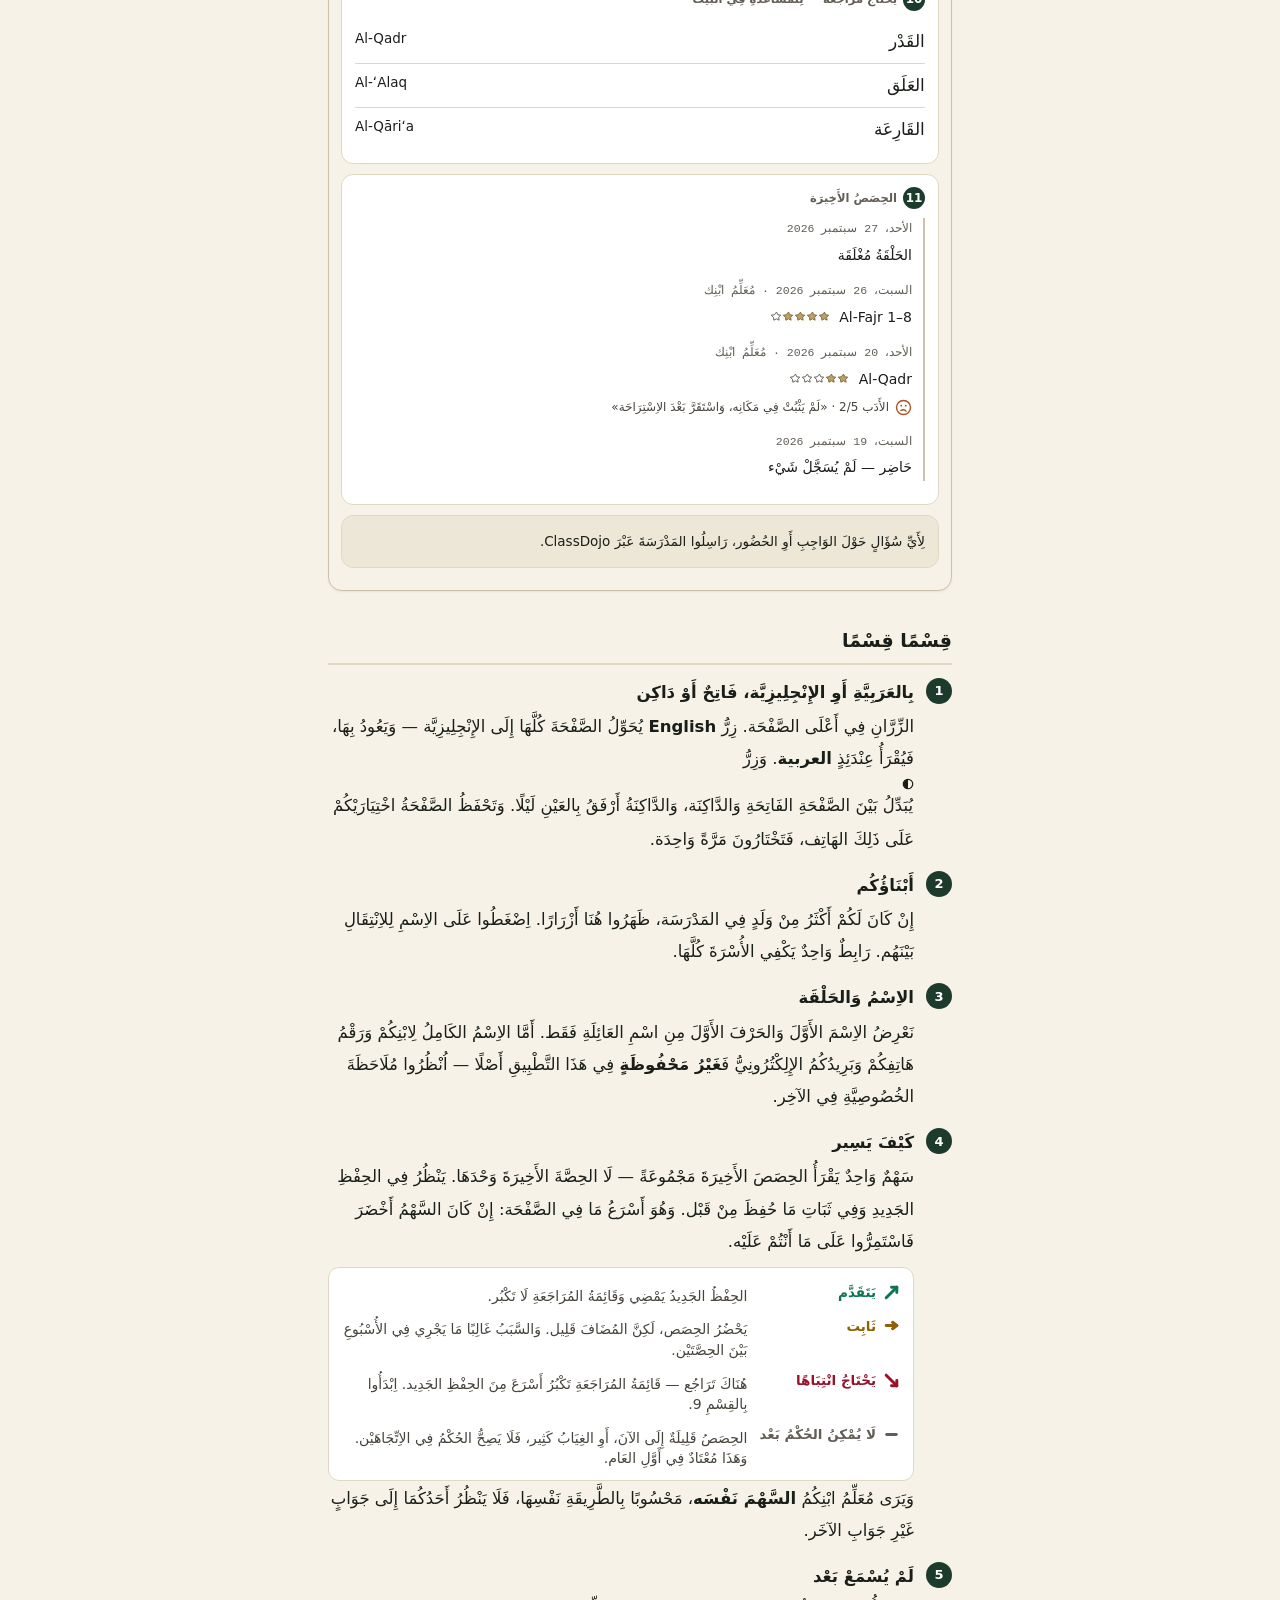
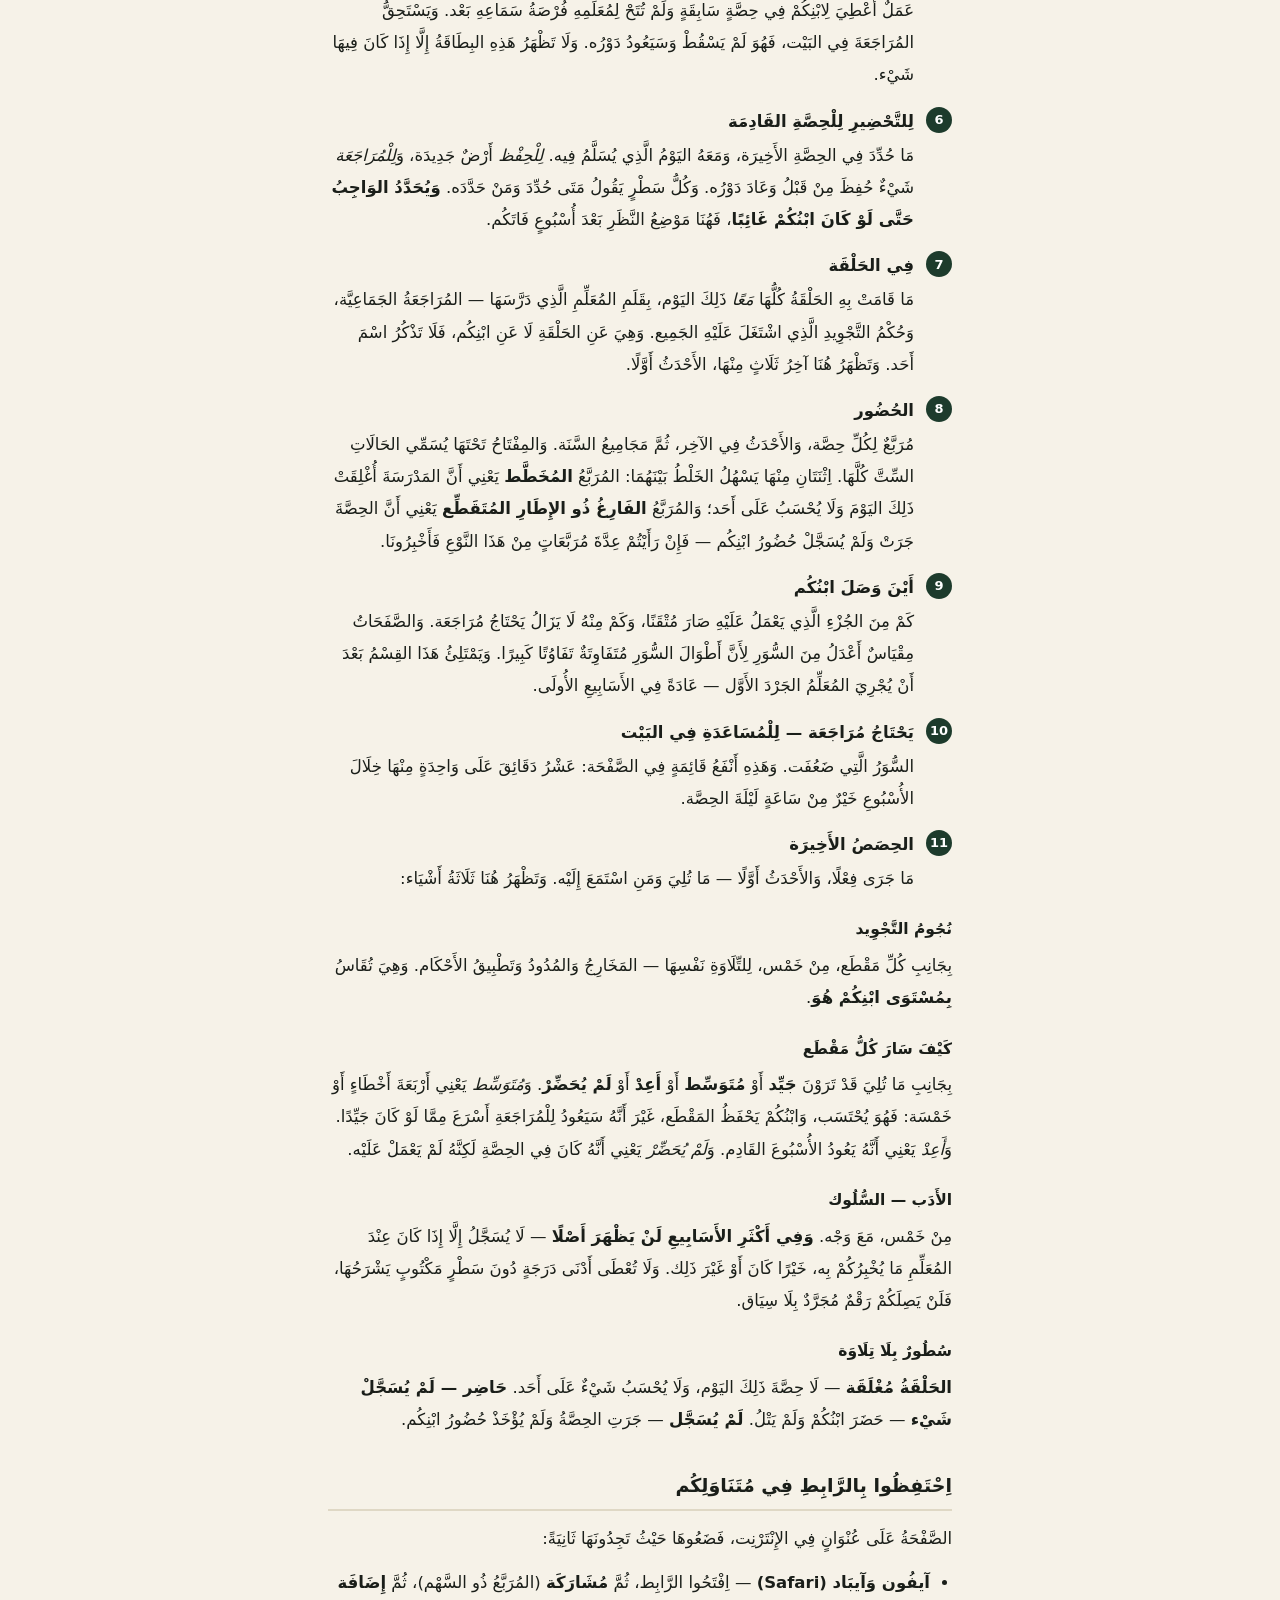
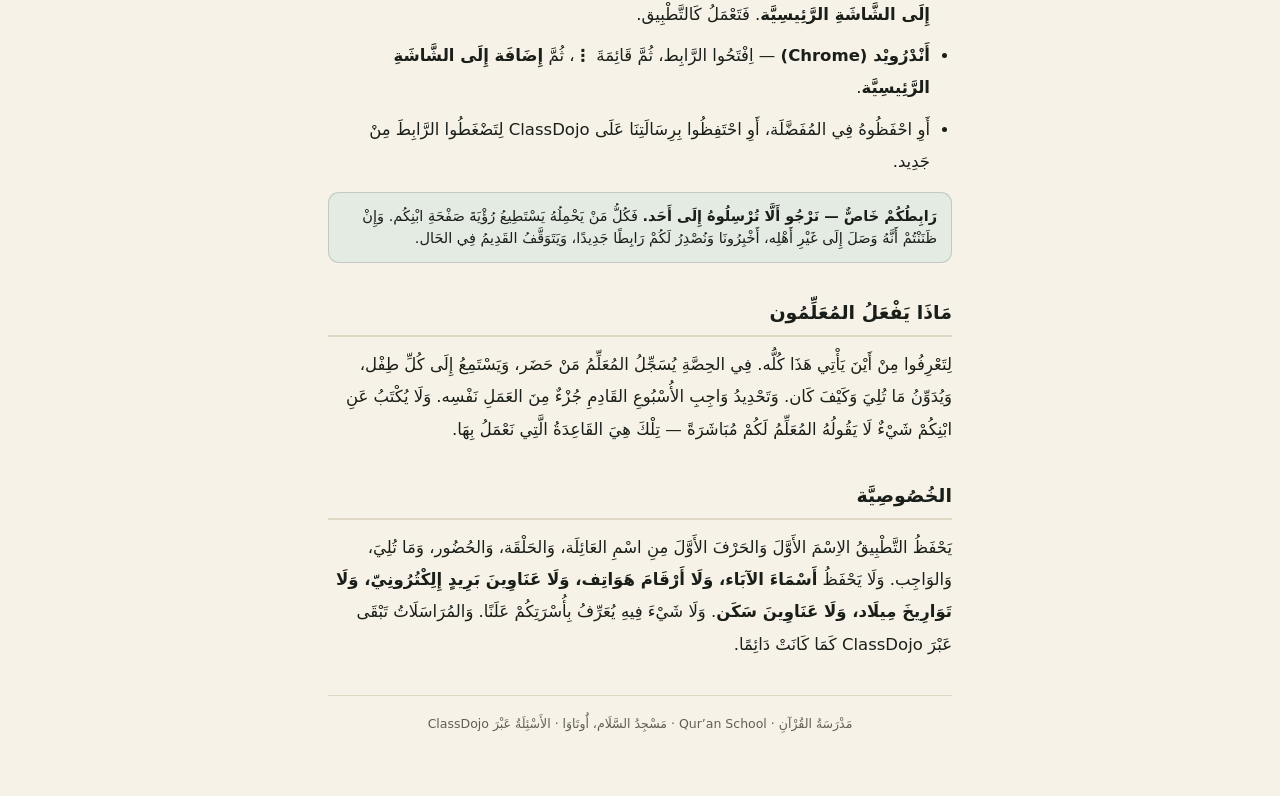
<file: parent-guide-ar.html>
<!doctype html>
<html lang="ar" dir="rtl">
<head>
<meta charset="utf-8">
<meta name="viewport" content="width=device-width,initial-scale=1,viewport-fit=cover">
<meta name="theme-color" content="#1D3B2C">
<meta name="robots" content="noindex,nofollow">
<title>سِجِلّ — صَفْحَةُ ابْنِكُم</title>
<!-- GENERATED by build-ar-guide.py from parent-guide.html. Edit the words in
     that script, or the stylesheet in the English guide, and run it again —
     editing this file by hand is how the two drift apart. -->
<style>

/* Self-contained on purpose: this page has to render identically whether it is
   opened from the app, saved to a phone, or printed to PDF, so it carries its
   own copy of the palette rather than depending on sijill.css. */
:root{
  /* Same palette as the app, kept in step by hand because this page is
     deliberately self-contained — it has to open from a phone with no
     stylesheet beside it. */
  --paper:#F6F2E8; --surface:#FFFFFF; --surface-2:#EDE7D7; --surface-3:#E2DAC5;
  --ink:#1A1E19; --ink-2:#47433C; --ink-3:#625E55;
  --line:#DFD8C5; --line-2:#CBC2A9;
  --lapis:#1D3B2C; --lapis-soft:#E4EBE3;
  --brass:#BAA168; --brass-ink:#826939;
  --ok:#0E7551;   --ok-soft:#DDEADD;
  --late:#916000; --late-soft:#F7E9CF; --late-fill:#D18F00;
  --crit:#98122B; --crit-soft:#F7DFD9;
  --exc:#6A4BA8;  --exc-soft:#E8E1F4;
  --sans:system-ui,-apple-system,"Segoe UI",Roboto,sans-serif;
  --mono:ui-monospace,Menlo,Consolas,monospace;
  --serif:"Noto Naskh Arabic","Times New Roman",serif;
}
*{box-sizing:border-box}
html,body{margin:0;padding:0;background:var(--paper);color:var(--ink);
  font-family:var(--sans);font-size:16px;line-height:1.6;
  -webkit-text-size-adjust:100%}
.wrap{max-width:660px;margin:0 auto;padding:0 18px 60px}

/* ---- masthead ---- */
header{background:var(--lapis);color:#fff;margin:0 -18px 26px;padding:26px 18px 22px}
.wrap>header{border-radius:0 0 16px 16px}
header .mark{font-family:var(--serif);font-size:30px;line-height:1;margin-bottom:8px;
  display:flex;align-items:center;gap:12px}
header .mark .crest{height:46px;width:26px;flex:none;color:#D9B44A;fill:currentColor;display:block}
header h1{margin:0;font-size:21px;line-height:1.25;font-weight:700}
header p{margin:6px 0 0;font-size:13.5px;opacity:.85;line-height:1.5}

/* ---- rhythm ---- */
h2{margin:34px 0 12px;font-size:19px;line-height:1.3;font-weight:700;
  padding-bottom:8px;border-bottom:2px solid var(--line)}
h3{margin:22px 0 8px;font-size:15.5px;font-weight:700}
p{margin:0 0 12px}
ol,ul{margin:0 0 14px;padding-inline-start:22px}
li{margin-bottom:7px}
strong{font-weight:700}
a{color:var(--lapis)}
hr{border:0;border-top:1px solid var(--line);margin:30px 0}

/* ---- the real controls, shown rather than described ---- */
.btn{display:inline-flex;flex-direction:column;align-items:center;justify-content:center;
  gap:1px;min-width:46px;padding:5px 9px;border-radius:9px;border:1px solid var(--line);
  background:var(--surface-2);font-size:13px;font-weight:700;line-height:1;
  vertical-align:middle;color:var(--ink-2)}
.btn small{font-size:8.5px;font-weight:600;opacity:.9}
.btn.ok  {background:var(--ok-soft);  border-color:color-mix(in srgb,var(--ok) 34%,transparent);  color:var(--ok)}
.btn.rev {background:var(--late-soft);border-color:color-mix(in srgb,var(--late) 40%,transparent);color:var(--late)}
.btn.np  {background:var(--exc-soft); border-color:color-mix(in srgb,var(--exc) 34%,transparent); color:var(--exc)}
.btn.crit{background:var(--crit-soft);border-color:color-mix(in srgb,var(--crit) 34%,transparent);color:var(--crit)}

/* ---- cards ---- */
.card{background:var(--surface);border:1px solid var(--line);border-radius:12px;
  padding:14px 16px;margin:0 0 14px}
.card h3{margin-top:0}
.card.q{background:var(--lapis-soft);border-color:color-mix(in srgb,var(--lapis) 22%,transparent)}
.card.warn{background:var(--crit-soft);border-color:color-mix(in srgb,var(--crit) 26%,transparent)}
.card.note{background:var(--late-soft);border-color:color-mix(in srgb,var(--late) 30%,transparent)}
.card p:last-child{margin-bottom:0}

/* ---- the control table ---- */
.rows{border:1px solid var(--line);border-radius:12px;overflow:hidden;background:var(--surface);margin-bottom:16px}
.row{display:flex;gap:13px;padding:13px 15px;border-bottom:1px solid var(--line);align-items:flex-start}
.row:last-child{border-bottom:0}
.row .k{flex:0 0 74px}
.row .v{flex:1;min-width:0;font-size:14.5px;line-height:1.5}
.row .v b{display:block;margin-bottom:1px}

/* ---- trend arrows ----
   Same four strokes the app draws, at the same proportions. fill and stroke
   are set on each <svg> in the markup rather than here, because these paths
   have no area: left to inherit they come out fill:black / stroke:none, which
   is to say invisible. */
.tr{display:inline-flex;align-items:center;gap:7px;font-weight:700;font-size:13.5px}
.tr svg{flex:none;width:17px;height:17px}
.tr.up{color:var(--ok)} .tr.flat{color:var(--late)}
.tr.down{color:var(--crit)} .tr.away{color:var(--ink-3)}
/* the key under callout 3 — one arrow per line, so the words line up */
.trkey{display:grid;grid-template-columns:auto 1fr;gap:7px 12px;align-items:baseline;
  background:var(--surface);border:1px solid var(--line);border-radius:11px;
  padding:11px 13px;margin:9px 0 2px;font-size:14px}
.trkey .tr{font-size:13.5px}
.trkey .wh{color:var(--ink-2);line-height:1.45}
/* On a phone the second column is too narrow to be worth having — the label
   and its sentence stack instead, which is also how it reads in print. */
@media (max-width:460px){
  .trkey{grid-template-columns:1fr;gap:3px}
  .trkey .wh{margin-bottom:8px}
  .trkey .wh:last-child{margin-bottom:0}
}

/* ---- misc ---- */
.ar{font-family:var(--serif);direction:rtl;unicode-bidi:isolate}
code{font-family:var(--mono);font-size:.88em;background:var(--surface-2);
  padding:2px 5px;border-radius:5px}
.lede{font-size:15px;color:var(--ink-2)}
footer{margin-top:40px;padding-top:18px;border-top:1px solid var(--line);
  font-size:13px;color:var(--ink-3);text-align:center}
footer .ar{font-size:17px;display:block;margin-bottom:6px;color:var(--ink-2)}

/* ---- dark, for anyone reading in the masjid car park at 9pm ---- */
@media (prefers-color-scheme: dark){
  :root:not([data-theme="light"]){
    --paper:#0E1411; --surface:#16201A; --surface-2:#1D2A22; --surface-3:#26352B;
    --ink:#ECE8DB; --ink-2:#C9C4B6; --ink-3:#9F9B91;
    --line:#2B3830; --line-2:#3B4A40;
    --lapis:#8FC9A6; --lapis-soft:#1B2E23;
    --brass:#D9B44A; --brass-ink:#E3C46E;
    --ok:#5FCFA2;   --ok-soft:#13291F;
    --late:#EFB840; --late-soft:#332612; --late-fill:#EFB840;
    --crit:#F4707F; --crit-soft:#36161B;
    --exc:#B2A2F7;  --exc-soft:#241F3C;
  }
  :root:not([data-theme="light"]) header{background:#16281E}
}

/* ---- print / PDF ---- */
@media print{
  html,body{background:#fff;font-size:11.5pt}
  .wrap{max-width:none;padding:0}
  header{margin:0 0 18px;border-radius:0;background:#1D3B2C !important;
    -webkit-print-color-adjust:exact;print-color-adjust:exact}
  h2{page-break-after:avoid;break-after:avoid}
  h3{page-break-after:avoid;break-after:avoid}
  /* A whole table kept together pushed the next section to a fresh page and
     left a third of a page blank. A single ROW must not split across a page —
     a button orphaned from its explanation is useless — but the table itself
     may break between rows. */
  .card{page-break-inside:avoid;break-inside:avoid}
  .rows{break-inside:auto}
  .row{page-break-inside:avoid;break-inside:avoid}
  a{text-decoration:none}
  footer{page-break-before:avoid}
}

/* ---- the mock page -------------------------------------------------------
   Not a screenshot: the real components, rebuilt here, so the guide cannot
   drift out of date with a stale image and so it stays sharp in print. */
.demo{border:1px solid var(--line-2);border-radius:14px;overflow:hidden;
  background:var(--paper);margin:0 0 6px;box-shadow:0 1px 2px rgba(40,34,20,.07)}
.demo .bar{display:flex;align-items:center;gap:10px;background:var(--surface);
  border-bottom:1px solid var(--line);padding:9px 12px}
.demo .bar .crest{height:24px;width:14px;color:var(--lapis);fill:currentColor;flex:none}
.demo .bar .rule{width:1px;align-self:stretch;background:var(--line);margin:2px 0}
.demo .bar .nm{font-size:11px;font-weight:700;letter-spacing:.1em;text-transform:uppercase;color:var(--lapis)}
.demo .bar .ar{font-family:var(--serif);font-size:11px;color:var(--ink-2)}
.demo .bar .sp{flex:1}
/* drawn, not typed — see the note beside .ticon in sijill.css */
.ticon{width:12px;height:12px;display:block}
.icb{display:inline-flex;vertical-align:-2px;margin:0 1px}
.demo .bar .mini{display:inline-flex;align-items:center;background:var(--surface-2);border:1px solid var(--line);border-radius:8px;
  padding:4px 8px;font-size:11px;font-weight:600;color:var(--ink-2);white-space:nowrap}
.demo .body{padding:12px}
.demo .kid{display:inline-block;background:var(--lapis);color:#fff;border-radius:99px;
  padding:5px 13px;font-size:12.5px;font-weight:700;margin-inline-end:6px}
.demo .kid.off{background:var(--surface);color:var(--ink);border:1px solid var(--line)}
.demo h4{margin:12px 0 2px;font-size:17px;font-weight:700}
.demo .sub{font-family:var(--mono);font-size:11px;color:var(--ink-3);margin-bottom:10px}
.demo .hero{background:var(--lapis);color:#fff;border-radius:12px;padding:12px 14px;margin-bottom:10px}
.demo .hero .lbl{font-size:10px;font-weight:700;letter-spacing:.14em;text-transform:uppercase;opacity:.75}
.demo .hero .hw{font-size:14px;margin-top:5px;line-height:1.5}
.demo .hero .hw .sub{font-size:12px;opacity:.8}
.demo .hero .hw b{font-family:var(--serif);font-size:16px}
.pcard{background:var(--surface);border:1px solid var(--line);border-radius:12px;
  padding:12px 13px;margin-bottom:10px}
.pcard .h{font-size:10px;font-weight:700;letter-spacing:.14em;text-transform:uppercase;
  color:var(--ink-3);margin-bottom:9px}
/* the trend line as it appears on the real page, under the child's name */
.dtr{display:flex;align-items:center;gap:9px;flex-wrap:wrap;border-radius:11px;
  padding:9px 12px;margin-bottom:10px;font-size:13px;
  background:var(--ok-soft);border:1px solid color-mix(in srgb,var(--ok) 58%,transparent)}
.dtr .tr{font-size:13px}
.dtr .wh{color:var(--ink-2);font-size:12px}
.dots{display:flex;gap:6px;flex-wrap:wrap;margin-bottom:10px}
.dots .d{text-align:center}
.dots .d i{width:22px;height:22px;border-radius:7px;display:block;border:1px solid transparent}
.dots .d span{font-family:var(--mono);font-size:8.5px;color:var(--ink-3);display:block;margin-top:3px}
.d i.p{background:var(--ok-soft);border-color:var(--ok)}
.d i.l{background:var(--late-soft);border-color:var(--late-fill)}
.d i.e{background:var(--exc-soft);border-color:var(--exc)}
.d i.a{background:var(--crit-soft);border-color:var(--crit)}
.d i.c{background:var(--surface-2);border:1px solid var(--line-2);
  background-image:repeating-linear-gradient(135deg,transparent 0 3px,rgba(98,94,85,.42) 3px 4px)}
.d i.n{background:transparent;border:1px dashed var(--line-2)}
.kv{display:flex;justify-content:space-between;gap:10px;padding:7px 0;
  border-top:1px solid var(--line);font-size:13.5px}
.kv b{font-family:var(--mono)}
.pills{display:flex;gap:6px;flex-wrap:wrap;margin-top:9px}
.pl{display:inline-flex;align-items:center;gap:5px;border-radius:99px;padding:3px 9px;
  font-size:10.5px;font-weight:700;border:1px solid transparent}
.pl i{width:8px;height:8px;border-radius:50%;flex:none}
.pl.ok{background:var(--ok-soft);color:var(--ok);border-color:rgba(14,117,81,.55)} .pl.ok i{background:var(--ok)}
.pl.late{background:var(--late-soft);color:var(--late);border-color:rgba(145,96,0,.55)} .pl.late i{background:var(--late-fill)}
.pl.exc{background:var(--exc-soft);color:var(--exc);border-color:rgba(106,75,168,.55)} .pl.exc i{background:var(--exc)}
.pl.crit{background:var(--crit-soft);color:var(--crit);border-color:rgba(152,18,43,.55)} .pl.crit i{background:var(--crit)}
.pl.mute{background:var(--surface-2);color:var(--ink-3);border-color:var(--line)}
.pl.mute i.swc{border-radius:3px;width:12px;height:12px;background:var(--surface);
  background-image:repeating-linear-gradient(135deg,transparent 0 2px,rgba(71,67,60,.62) 2px 3.5px)}
.pl.mute i.swn{border-radius:3px;width:12px;height:12px;background:var(--surface);border:1px dashed var(--ink-3)}
.bar2{display:flex;height:9px;border-radius:99px;overflow:hidden;background:var(--surface-2);gap:2px;margin:8px 0 4px}
.bar2 i{display:block}
.rev{display:flex;justify-content:space-between;padding:5px 0;font-size:13.5px;border-top:1px solid var(--line)}
.rev .ar{font-family:var(--serif);font-size:16px}
.sess{border-inline-start:2px solid var(--line-2);padding-inline-start:11px}
.sess .s{margin-bottom:11px}
.sess .dt{font-family:var(--mono);font-size:11px;color:var(--ink-3)}
.sess .w{font-size:14px;margin-top:1px}
.stars{display:inline-flex;gap:1px;vertical-align:middle;margin-inline-start:5px}
.stars svg{width:11px;height:11px;fill:none;stroke:var(--ink-3);stroke-width:1.4;stroke-linejoin:round}
.stars .on svg{fill:var(--brass);stroke:var(--brass-ink)}
.adabline{display:flex;align-items:center;gap:6px;font-size:12px;color:var(--ink-2);margin-top:3px}
.face{width:17px;height:17px;fill:none;stroke:currentColor;stroke-width:1.3;stroke-linecap:round;flex:none}
.face .eye{fill:currentColor;stroke:none}
.f1{color:var(--crit)} .f2{color:#A8501E} .f3{color:var(--late)} .f4{color:#4E7F3E} .f5{color:var(--ok)}

/* ---- callouts ---- */
.call{display:flex;gap:12px;margin:0 0 14px;align-items:flex-start}
.call .num{flex:none;width:26px;height:26px;border-radius:50%;background:var(--lapis);color:#fff;
  font-size:13px;font-weight:700;display:flex;align-items:center;justify-content:center;margin-top:1px}
.call .txt{flex:1;min-width:0}
/* Only the LEADING label is a block. This used to apply to every <b> in the
   paragraph, so emphasis mid-sentence threw the rest onto a new line. */
.call .txt b{display:inline}
.call .txt > b:first-child{display:block;margin-bottom:2px}
.tag{display:inline-flex;align-items:center;justify-content:center;min-width:22px;height:22px;
  border-radius:50%;background:var(--lapis);color:#fff;font-size:12px;font-weight:700;
  margin-inline-end:6px;vertical-align:middle}
.note{background:var(--lapis-soft);border:1px solid rgba(29,59,44,.18);border-radius:11px;
  padding:12px 14px;margin:0 0 16px;font-size:14.5px;line-height:1.55}
@media print{
  /* The mock page is taller than a sheet. Keeping it whole threw it onto the
     next page and left half of page one blank — the same trap the teacher
     guide hit with tables. Let the mock break between its cards, but never
     split a single card, and never split a callout from its number. */
  .demo{break-inside:auto}
  .demo .body{break-inside:auto}
  .pcard, .hero{break-inside:avoid}
  .call{break-inside:avoid}
  h3{break-after:avoid}
  /* The mock is about one and a half sheets tall, so it always breaks; the
     question is only where. Left alone it used three fragments — a third of
     page one blank, and the little grey "message us on ClassDojo" card
     stranded by itself at the top of a page with nothing above it. Taking
     roughly a tenth off its type and padding in print, and nowhere else,
     brings it down to two. */
  .demo{font-size:.92em}
  .demo .body{padding:9px}
  .demo .pcard, .demo .hero{padding:9px 10px;margin-bottom:7px}
  .demo .dots .d i{width:19px;height:19px}
  .demo .kv{padding:5px 0}
  /* and if it still lands badly, the contact card follows the card above it
     rather than opening a page on its own. */
  .demo .pcard:last-child{break-before:avoid}
}


/* ---------------------------------------------------------------- Arabic --
   Appended to the English guide's own stylesheet, which this file is built
   from. Everything above uses logical properties (padding-inline-start,
   border-inline-start, margin-inline-end), so the layout flips on its own and
   only type needs attention here. */
:root{
  /* system-ui first so a phone uses its own Arabic face — SF Arabic on iOS,
     Noto on Android — and falls through to a named one only where it must. */
  --sans:system-ui,-apple-system,"Segoe UI","Noto Sans Arabic","Noto Naskh Arabic",sans-serif;
  --mono:ui-monospace,"Noto Sans Arabic",Menlo,Consolas,monospace;
}
/* Tashkeel sits above and below the letters, so Arabic needs more leading
   than the same point size in English or the marks of one line touch the
   next. Arabic is never letter-spaced — it would break the joins — so the
   small-caps headings lose their tracking and gain weight instead. */
body{line-height:1.95;font-size:16.5px}
h1,h2,h3,h4{line-height:1.6}
li{margin-bottom:9px}
.pcard .h,.demo .hero .lbl,.demo .bar .nm{letter-spacing:0;text-transform:none;
  font-size:11.5px;font-weight:700}
.demo .bar .nm{font-size:14px;font-family:var(--serif)}
.demo .bar .ar{font-size:10.5px;font-family:var(--sans);letter-spacing:.06em;
  text-transform:uppercase}
/* The dates come out of the browser's Arabic locale, which is wider than the
   English short form and has no tashkeel to clear. */
.dots .d span{font-size:10px}
.sess .dt,.demo .sub{font-size:11.5px}
/* The guide's own Arabic surah names are the vowelled ones, so they need the
   Naskh face and the room it asks for. */
.ar,.rev .ar,.demo .hero .hw b{font-family:var(--serif)}
.rev .ar{font-size:17px}
/* A latin run inside an Arabic sentence — ClassDojo, 2/5, iPhone — must not
   drag its neighbours around. */
.lat{unicode-bidi:isolate;direction:ltr}
/* The real page carries the same two rules (family.html): without them the
   full stop in "Yusuf A." is a neutral character at the end of a latin run
   inside an rtl line, and the browser moves it to the far side — ".Yusuf A". */
.demo .sub,.sess .dt,.sess .w,.demo .hero .hw,.rev{unicode-bidi:isolate}

</style>
</head>
<body>
<svg width="0" height="0" style="position:absolute" aria-hidden="true" focusable="false">
<symbol id="crest-mark" viewBox="4.1 -0.2 7.7 14"><path d="M7.8,0.1C7.6,0.5,7.5,1,7.4,1.5c0,0.4,0.1,0.8,0.2,1.2C8,3.5,8.5,4.1,9,4.8c1,1.3,2,2.7,2.5,4.3
		c0.3,0.9,0.4,1.8,0.2,2.7c0,0.1,0-0.1,0,0c0-0.1,0.1-0.2,0.1-0.3c0.1-0.2,0.1-0.4,0.2-0.6c0.6-3.2-1.9-5.7-3.5-8.2
		C8.2,2.3,8,1.9,7.9,1.5C7.8,1.3,7.7,1.1,7.7,0.9c0-0.1,0-0.2,0-0.3c0,0,0-0.1,0-0.1c0,0,0-0.1,0-0.1c0.1-0.3,0-0.1-0.2,0.6
		c0.1-0.2,0.1-0.5,0.2-0.7C7.8,0.2,7.8-0.1,7.8,0.1L7.8,0.1z"/><path d="M8.6,0.1C8.8,0.5,8.9,1,9,1.5c0,0.4-0.1,0.8-0.2,1.2C8.4,3.5,7.9,4.1,7.4,4.8c-1,1.3-2,2.7-2.5,4.3
		c-0.3,0.9-0.4,1.8-0.2,2.7c0,0.1,0-0.1,0,0c0-0.1-0.1-0.2-0.1-0.3c-0.1-0.2-0.1-0.4-0.2-0.6C3.9,7.6,6.3,5.1,7.9,2.7
		c0.2-0.4,0.5-0.7,0.6-1.1c0.1-0.2,0.1-0.4,0.2-0.7c0-0.1,0-0.2,0-0.3c0,0,0-0.1,0-0.1c0,0,0-0.1,0-0.1C8.6,0,8.7,0.2,8.8,0.9
		C8.8,0.7,8.7,0.5,8.7,0.2C8.6,0.2,8.6-0.1,8.6,0.1L8.6,0.1z"/><path d="M11.5,10.2c0-0.2,0-0.4-0.1-0.6c0-0.1,0-0.2,0-0.3c0,0,0-0.1,0,0c0,0.6-0.1,1.2-0.4,1.7
	c-1.1,2.1-4.4,2.1-5.5,0.1c0,0,0,0,0-0.1C5.1,10.5,5,9.9,5,9.3c0-0.1,0,0.1,0,0c0,0.1,0,0.2,0,0.3c0,0.2-0.1,0.4-0.1,0.6
	c0,0.1,0,0.1,0,0.2c0,1.4,1,2.7,2.4,3c0.6,0.1,1.3,0.1,1.8,0c1.4-0.3,2.4-1.6,2.4-3C11.5,10.3,11.5,10.2,11.5,10.2z"/><path d="M6.5,8.8"/><path d="M6.5,9c0,0,0.1,0.6,0.3,0.9c0.4,0.7,1.1,1,1.8,1v0c0,0,0,0,0,0c0,0,0,0,0,0v0c0.2,0,0.4,0,0.6-0.1
		c0-0.1,0.1-0.3,0.1-0.4c0,0,0.1-0.4,0.1-0.4c0,0,0,0,0.1,0c0.6-0.1,1.1-0.6,1.1-1.2c0,0,0,0,0,0c0,0,0,0,0,0c0,0.1,0,0.1,0,0.2
		c0,0.1,0,0.2,0,0.4c0,0,0,0.1,0,0.1c0,0.9-0.6,1.8-1.6,2c-0.2,0-0.4,0.1-0.6,0c-0.2,0-0.4,0-0.6,0c-0.9-0.2-1.5-1-1.6-1.8
		c0,0.1-0.1,0.1-0.1,0.2c-0.3,0.3-0.7,0.4-0.8,0.9c0,0.1,0-0.1,0-0.1c0-0.2,0-0.3,0-0.5c0-0.3,0.1-0.5,0.4-0.7
		C6.1,9.3,6.4,9.2,6.5,9c0-0.1,0-0.1,0-0.1l0-0.1"/><path d="M5.5,10.8c0.7,0.2,1.4,0,1.8-0.6c0.3-0.4,0.4-0.9,0.4-1.3c0-0.1,0-0.1,0,0c0,0.1,0,0.2,0,0.3
		c0,0,0.1-0.4,0-0.2c0,0,0,0.1,0,0.1c0,0.1-0.1,0.2-0.1,0.3C7.5,9.6,7.3,9.8,7.2,10c-0.4,0.4-1.1,0.5-1.6,0.4
		C5.6,10.3,5.5,10.8,5.5,10.8L5.5,10.8z"/><path d="M8.2,1.1C8.1,1.2,8,1.3,8,1.3c0,0,0,0,0,0c0,0,0,0,0,0l0-0.2c0,0,0-0.1,0-0.1C8,1,7.9,0.9,8,0.7l0-0.3
	c0,0,0,0,0.1,0c0.1,0,0.1,0,0.2,0c0.1,0,0.1,0.1,0.1,0.1l0,0.2c0,0,0,0,0,0c0,0,0,0,0,0c0-0.1-0.1-0.1-0.1-0.1c-0.1,0-0.1,0-0.2,0
	c0,0.1,0.1,0.2,0.2,0.1c0.1,0,0.2-0.1,0.4-0.2l0,0.3C8.5,0.9,8.4,1,8.2,1.1z"/><path d="M7.2,8.9c0-0.3-0.4-0.5-0.4-0.8c0,0,0,0.1,0,0.1c0,0,0,0,0,0c0,0,0-0.1,0-0.1c0,0,0,0.1,0,0.1
		c0,0.2-0.1,0.3-0.1,0.5c-0.1,0.2,0,0.3,0.1,0.5C6.9,9.2,7.1,9.3,7,9.5c0-0.1,0.1-0.2,0.1-0.3C7.2,9.1,7.2,9,7.2,8.9L7.2,8.9z"/><path d="M7.3,7.8c0-0.3-0.4-0.5-0.4-0.8c0,0,0,0.1,0,0.1c0,0,0,0,0,0c0,0,0-0.1,0-0.1c0,0,0,0.1,0,0.1
		c0,0.2-0.1,0.3-0.1,0.5C6.7,7.7,6.7,7.9,6.9,8C7,8.2,7.1,8.3,7.1,8.5c0-0.1,0.1-0.2,0.1-0.3C7.2,8.1,7.3,8,7.3,7.8L7.3,7.8z"/></symbol>
</svg>

<div class="wrap">
<header>
  <div class="mark">
    <svg class="crest" aria-label="مَدْرَسَةُ القُرْآنِ" role="img"><use href="#crest-mark"/></svg>
    <span>سِجِلّ</span>
  </div>
  <h1>صَفْحَةُ ابْنِكُم — دَلِيلٌ مُخْتَصَر</h1>
  <p>مَدْرَسَةُ القُرْآنِ · <span class="lat">Qur’an School</span> · خَمْسُ دَقَائِقَ لِلْقِرَاءَة، مَرَّةً وَاحِدَة.</p>
</header>

<p>لِكُلِّ أُسْرَةٍ رَابِطٌ خَاصٌّ يَفْتَحُ صَفْحَةً وَاحِدَة: مَا الَّذِي يَعْمَلُ
عَلَيْهِ ابْنُكُم، وَكَيْفَ يَسِيرُ مَعَه، وَمَا الَّذِي يُرَاجِعُهُ فِي البَيْت. وَهِيَ
تُحَدَّثُ تِلْقَائِيًّا — لَا بَرْنَامَجَ تُثَبِّتُونَه، وَلَا حِسَابَ تَدْخُلُونَ إِلَيْه.</p>

<div class="note"><b>اِفْتَحُوهَا بَعْدَ كُلِّ حِصَّة.</b> يُحَدَّدُ الوَاجِبُ فِي
نِهَايَةِ كُلِّ دَرْسٍ وَيُسَلَّمُ فِي الدَّرْسِ الَّذِي يَلِيه، فَالنَّظَرُ إِلَيْهَا فِي
المَسَاءِ نَفْسِهِ أَوْ فِي اليَوْمِ التَّالِي يُتِيحُ لَكُمْ تَوْزِيعَ العَمَلِ عَلَى
أَيَّامِ الأُسْبُوعِ فِي جَلَسَاتٍ قَصِيرَةٍ بَدَلًا مِنْ جَلْسَةٍ وَاحِدَةٍ طَوِيلَةٍ
لَيْلَةَ الحِصَّة.</div>

<h2>كَيْفَ تَبْدُو الصَّفْحَة</h2>
<p>فِي الأَسْفَلِ مِثَالٌ لِصَفْحَةِ طِفْلٍ مُتَخَيَّل. الأَرْقَامُ لَيْسَتْ عَلَى
الصَّفْحَةِ الحَقِيقِيَّة — هِيَ تُشِيرُ إِلَى الشُّرُوحِ الَّتِي تَلِيهَا.</p>


<div class="demo">
  <div class="bar">
    <svg class="crest" aria-hidden="true"><use href="#crest-mark"/></svg>
    <span class="rule"></span>
    <span><span class="nm">مَدْرَسَةُ القُرْآنِ</span><br><span class="ar">Qur’an School</span></span>
    <span class="sp"></span>
    <span class="tag">1</span><span class="mini lat">English</span><span class="mini"><svg class="ticon" viewBox="0 0 16 16" aria-hidden="true" focusable="false"><circle cx="8" cy="8" r="6.3" fill="none" stroke="currentColor" stroke-width="1.6"/><path d="M8 1.7a6.3 6.3 0 0 0 0 12.6z" fill="currentColor"/></svg></span>
  </div>
  <div class="body">
    <span class="tag">2</span><span class="kid lat">Yusuf A.</span><span class="kid off lat">Maryam A.</span>

    <h4><span class="tag">3</span><span class="lat">Yusuf A.</span></h4>
    <div class="sub">جُزْءُ عَمّ</div>

    <div class="dtr"><span class="tag">4</span><span class="tr up"><svg viewBox="0 0 16 16" fill="none" stroke="currentColor" stroke-width="2.8" stroke-linecap="round" stroke-linejoin="round"><path d="M3 13 L13 3"/><path d="M13 3 L8 3 M13 3 L13 8"/></svg>يَتَقَدَّم</span><span class="wh">خِلَالَ الحِصَصِ الأَخِيرَة</span></div>

    <div class="hero"><div class="lbl"><span class="tag">5</span>لَمْ يُسْمَعْ بَعْد</div>
      <div class="hw">لِلْمُرَاجَعَة · <b>القَدْر</b> <span class="lat">Al-Qadr</span><br>
      <span class="sub">حُدِّدَ <span class="lat">20 Sept</span> بِوَاسِطَةِ الأُسْتَاذِ يُوسُف</span></div></div>

    <div class="hero"><div class="lbl"><span class="tag">6</span>لِلتَّحْضِيرِ لِـ<span class="lat">Friday 9 October</span></div>
      <div class="hw">لِلْحِفْظ · <b>الفَجْر</b> <span class="lat">Al-Fajr 1&ndash;8</span><br>
      <span class="sub">حُدِّدَ <span class="lat">4 October</span> بِوَاسِطَةِ الأُسْتَاذِ يُوسُف</span></div></div>

    <div class="pcard"><div class="h"><span class="tag">7</span>فِي الحَلْقَة</div>
      <div class="hw" style="padding:0 2px 2px">
        <span class="sub"><span class="lat">Sunday 4 October</span> · مَعَ الأُسْتَاذِ يُوسُف</span><br>
        رَاجَعْنَا سُورَةَ المُلْكِ مَعًا وَمَرَرْنَا عَلَى أَحْكَامِ المَدّ.</div></div>

    <div class="pcard"><div class="h"><span class="tag">8</span>الحُضُور</div>
      <div class="dots"><div class="d"><i class="p"></i><span>5 سبتمبر</span></div><div class="d"><i class="p"></i><span>6 سبتمبر</span></div><div class="d"><i class="l"></i><span>12 سبتمبر</span></div><div class="d"><i class="e"></i><span>13 سبتمبر</span></div><div class="d"><i class="p"></i><span>19 سبتمبر</span></div><div class="d"><i class="p"></i><span>20 سبتمبر</span></div><div class="d"><i class="p"></i><span>26 سبتمبر</span></div><div class="d"><i class="c"></i><span>27 سبتمبر</span></div></div>
      <div class="kv"><span>الحُضُورُ هَذَا العَام</span><b class="lat">86%</b></div>
      <div class="kv"><span>حَاضِر / مُتَأَخِّر / بِعُذْر / بِدُونِ عُذْر</span><b class="lat">5 · 1 · 1 · 0</b></div>
      <div class="pills">
        <span class="pl ok"><i></i>حَاضِر</span><span class="pl late"><i></i>مُتَأَخِّر</span>
        <span class="pl exc"><i></i>بِعُذْر</span><span class="pl crit"><i></i>بِدُونِ عُذْر</span>
        <span class="pl mute"><i class="swc"></i>الحَلْقَةُ مُغْلَقَة</span>
        <span class="pl mute"><i class="swn"></i>لَمْ يُسَجَّل</span>
      </div>
    </div>

    <div class="pcard"><div class="h"><span class="tag">9</span>مُسْتَوَى <span class="lat">Yusuf</span></div>
      <div class="kv" style="border-top:0"><span>صَفَحَاتٌ مُتْقَنَة</span><b class="lat">9 <span style="font-weight:400;color:var(--ink-3)">مِنْ 23 فِي هَذَا الجُزْء</span></b></div>
      <div class="kv"><span>سُوَرٌ مُتْقَنَة</span><b class="lat">24</b></div>
      <div class="kv"><span>يَحْتَاجُ مُرَاجَعَة</span><b class="lat">3</b></div>
      <div class="bar2"><i style="background:var(--ok);flex:9"></i><i style="background:var(--late);flex:5"></i><i style="background:var(--surface-3);flex:9"></i></div>
    </div>

    <div class="pcard"><div class="h"><span class="tag">10</span>يَحْتَاجُ مُرَاجَعَة — لِلْمُسَاعَدَةِ فِي البَيْت</div>
      <div class="rev" style="border-top:0"><span class="ar">القَدْر</span><span class="lat">Al-Qadr</span></div>
      <div class="rev"><span class="ar">العَلَق</span><span class="lat">Al-ʻAlaq</span></div>
      <div class="rev"><span class="ar">القَارِعَة</span><span class="lat">Al-Qāriʻa</span></div>
    </div>

    <div class="pcard"><div class="h"><span class="tag">11</span>الحِصَصُ الأَخِيرَة</div>
      <div class="sess">
        <div class="s"><div class="dt">الأحد، 27 سبتمبر 2026</div>
          <div class="w">الحَلْقَةُ مُغْلَقَة</div></div>
        <div class="s"><div class="dt">السبت، 26 سبتمبر 2026 · مُعَلِّمُ ابْنِك</div>
          <div class="w"><span class="lat">Al-Fajr 1&ndash;8</span> <span class="stars"><span class="on"><svg viewBox="0 0 16 16"><path d="M8 1.6l1.9 3.9 4.3.6-3.1 3 .7 4.3L8 11.4l-3.8 2-.7-4.3-3.1-3 4.3-.6z"/></svg></span><span class="on"><svg viewBox="0 0 16 16"><path d="M8 1.6l1.9 3.9 4.3.6-3.1 3 .7 4.3L8 11.4l-3.8 2-.7-4.3-3.1-3 4.3-.6z"/></svg></span><span class="on"><svg viewBox="0 0 16 16"><path d="M8 1.6l1.9 3.9 4.3.6-3.1 3 .7 4.3L8 11.4l-3.8 2-.7-4.3-3.1-3 4.3-.6z"/></svg></span><span class="on"><svg viewBox="0 0 16 16"><path d="M8 1.6l1.9 3.9 4.3.6-3.1 3 .7 4.3L8 11.4l-3.8 2-.7-4.3-3.1-3 4.3-.6z"/></svg></span><span class=""><svg viewBox="0 0 16 16"><path d="M8 1.6l1.9 3.9 4.3.6-3.1 3 .7 4.3L8 11.4l-3.8 2-.7-4.3-3.1-3 4.3-.6z"/></svg></span></span></div></div>
        <div class="s"><div class="dt">الأحد، 20 سبتمبر 2026 · مُعَلِّمُ ابْنِك</div>
          <div class="w"><span class="lat">Al-Qadr</span> <span class="stars"><span class="on"><svg viewBox="0 0 16 16"><path d="M8 1.6l1.9 3.9 4.3.6-3.1 3 .7 4.3L8 11.4l-3.8 2-.7-4.3-3.1-3 4.3-.6z"/></svg></span><span class="on"><svg viewBox="0 0 16 16"><path d="M8 1.6l1.9 3.9 4.3.6-3.1 3 .7 4.3L8 11.4l-3.8 2-.7-4.3-3.1-3 4.3-.6z"/></svg></span><span class=""><svg viewBox="0 0 16 16"><path d="M8 1.6l1.9 3.9 4.3.6-3.1 3 .7 4.3L8 11.4l-3.8 2-.7-4.3-3.1-3 4.3-.6z"/></svg></span><span class=""><svg viewBox="0 0 16 16"><path d="M8 1.6l1.9 3.9 4.3.6-3.1 3 .7 4.3L8 11.4l-3.8 2-.7-4.3-3.1-3 4.3-.6z"/></svg></span><span class=""><svg viewBox="0 0 16 16"><path d="M8 1.6l1.9 3.9 4.3.6-3.1 3 .7 4.3L8 11.4l-3.8 2-.7-4.3-3.1-3 4.3-.6z"/></svg></span></span></div>
          <div class="adabline"><svg class="face f2" viewBox="0 0 16 16"><circle cx="8" cy="8" r="6.6"/><circle class="eye" cx="5.9" cy="6.3" r=".85"/><circle class="eye" cx="10.1" cy="6.3" r=".85"/><path d="M5.6 10.9a3.4 3.4 0 0 1 4.8 .5"/></svg><span>الأَدَب <span class="lat">2/5</span> · «لَمْ يَثْبُتْ فِي مَكَانِه، وَاسْتَقَرَّ بَعْدَ الاِسْتِرَاحَة»</span></div></div>
        <div class="s"><div class="dt">السبت، 19 سبتمبر 2026</div>
          <div class="w">حَاضِر — لَمْ يُسَجَّلْ شَيْء</div></div>
      </div>
    </div>

    <div class="pcard" style="background:var(--surface-2)">
      <div style="font-size:13.5px">لِأَيِّ سُؤَالٍ حَوْلَ الوَاجِبِ أَوِ الحُضُور، رَاسِلُوا المَدْرَسَةَ عَبْرَ <span class="lat">ClassDojo</span>.</div>
    </div>
  </div>
</div>


<h2>قِسْمًا قِسْمًا</h2>

<div class="call"><div class="num">1</div><div class="txt">
  <b>بِالعَرَبِيَّةِ أَوِ الإِنْجِلِيزِيَّة، فَاتِحٌ أَوْ دَاكِن</b>
  الزِّرَّانِ فِي أَعْلَى الصَّفْحَة. زِرُّ <b class="lat">English</b> يُحَوِّلُ الصَّفْحَةَ كُلَّهَا
  إِلَى الإِنْجِلِيزِيَّة — وَيَعُودُ بِهَا، فَيُقْرَأُ عِنْدَئِذٍ <b>العربية</b>. وَزِرُّ
  <b class="icb"><svg class="ticon" viewBox="0 0 16 16" aria-hidden="true" focusable="false"><circle cx="8" cy="8" r="6.3" fill="none" stroke="currentColor" stroke-width="1.6"/><path d="M8 1.7a6.3 6.3 0 0 0 0 12.6z" fill="currentColor"/></svg></b> يُبَدِّلُ بَيْنَ الصَّفْحَةِ الفَاتِحَةِ وَالدَّاكِنَة، وَالدَّاكِنَةُ أَرْفَقُ
  بِالعَيْنِ لَيْلًا. وَتَحْفَظُ الصَّفْحَةُ اخْتِيَارَيْكُمْ عَلَى ذَلِكَ الهَاتِف، فَتَخْتَارُونَ مَرَّةً
  وَاحِدَة.
</div></div>

<div class="call"><div class="num">2</div><div class="txt">
  <b>أَبْنَاؤُكُم</b>
  إِنْ كَانَ لَكُمْ أَكْثَرُ مِنْ وَلَدٍ فِي المَدْرَسَة، ظَهَرُوا هُنَا أَزْرَارًا.
  اِضْغَطُوا عَلَى الاِسْمِ لِلاِنْتِقَالِ بَيْنَهُم. رَابِطٌ وَاحِدٌ يَكْفِي الأُسْرَةَ كُلَّهَا.
</div></div>

<div class="call"><div class="num">3</div><div class="txt">
  <b>الاِسْمُ وَالحَلْقَة</b>
  نَعْرِضُ الاِسْمَ الأَوَّلَ وَالحَرْفَ الأَوَّلَ مِنِ اسْمِ العَائِلَةِ فَقَط. أَمَّا
  الاِسْمُ الكَامِلُ لِابْنِكُمْ وَرَقْمُ هَاتِفِكُمْ وَبَرِيدُكُمُ الإِلِكْتُرُونِيُّ
  فَ<b>غَيْرُ مَحْفُوظَةٍ</b> فِي هَذَا التَّطْبِيقِ أَصْلًا — اُنْظُرُوا مُلَاحَظَةَ
  الخُصُوصِيَّةِ فِي الآخِر.
</div></div>

<div class="call"><div class="num">4</div><div class="txt">
  <b>كَيْفَ يَسِير</b>
  سَهْمٌ وَاحِدٌ يَقْرَأُ الحِصَصَ الأَخِيرَةَ مَجْمُوعَةً — لَا الحِصَّةَ الأَخِيرَةَ
  وَحْدَهَا. يَنْظُرُ فِي الحِفْظِ الجَدِيدِ وَفِي ثَبَاتِ مَا حُفِظَ مِنْ قَبْل. وَهُوَ
  أَسْرَعُ مَا فِي الصَّفْحَة: إِنْ كَانَ السَّهْمُ أَخْضَرَ فَاسْتَمِرُّوا عَلَى مَا
  أَنْتُمْ عَلَيْه.
  <div class="trkey">
    <span class="tr up"><svg viewBox="0 0 16 16" fill="none" stroke="currentColor" stroke-width="2.8" stroke-linecap="round" stroke-linejoin="round"><path d="M3 13 L13 3"/><path d="M13 3 L8 3 M13 3 L13 8"/></svg>يَتَقَدَّم</span>
    <span class="wh">الحِفْظُ الجَدِيدُ يَمْضِي وَقَائِمَةُ المُرَاجَعَةِ لَا تَكْبُر.</span>
    <span class="tr flat"><svg viewBox="0 0 16 16" fill="none" stroke="currentColor" stroke-width="2.8" stroke-linecap="round" stroke-linejoin="round"><path d="M3 8 L13 8"/><path d="M13 8 L9 5 M13 8 L9 11"/></svg>ثَابِت</span>
    <span class="wh">يَحْضُرُ الحِصَص، لَكِنَّ المُضَافَ قَلِيل. وَالسَّبَبُ غَالِبًا مَا يَجْرِي فِي الأُسْبُوعِ بَيْنَ الحِصَّتَيْن.</span>
    <span class="tr down"><svg viewBox="0 0 16 16" fill="none" stroke="currentColor" stroke-width="2.8" stroke-linecap="round" stroke-linejoin="round"><path d="M3 3 L13 13"/><path d="M13 13 L8 13 M13 13 L13 8"/></svg>يَحْتَاجُ انْتِبَاهًا</span>
    <span class="wh">هُنَاكَ تَرَاجُع — قَائِمَةُ المُرَاجَعَةِ تَكْبُرُ أَسْرَعَ مِنَ الحِفْظِ الجَدِيد. اِبْدَأُوا بِالقِسْمِ <span class="lat">9</span>.</span>
    <span class="tr away"><svg viewBox="0 0 16 16" fill="none" stroke="currentColor" stroke-width="2.8" stroke-linecap="round" stroke-linejoin="round"><path d="M3.5 8 L12.5 8"/></svg>لَا يُمْكِنُ الحُكْمُ بَعْد</span>
    <span class="wh">الحِصَصُ قَلِيلَةٌ إِلَى الآنَ، أَوِ الغِيَابُ كَثِير، فَلَا يَصِحُّ الحُكْمُ فِي الاِتِّجَاهَيْن. وَهَذَا مُعْتَادٌ فِي أَوَّلِ العَام.</span>
  </div>
  وَيَرَى مُعَلِّمُ ابْنِكُمُ <b>السَّهْمَ نَفْسَه</b>، مَحْسُوبًا بِالطَّرِيقَةِ
  نَفْسِهَا، فَلَا يَنْظُرُ أَحَدُكُمَا إِلَى جَوَابٍ غَيْرِ جَوَابِ الآخَر.
</div></div>

<div class="call"><div class="num">5</div><div class="txt">
  <b>لَمْ يُسْمَعْ بَعْد</b>
  عَمَلٌ أُعْطِيَ لِابْنِكُمْ فِي حِصَّةٍ سَابِقَةٍ وَلَمْ تُتَحْ لِمُعَلِّمِهِ فُرْصَةُ سَمَاعِهِ بَعْد.
  وَيَسْتَحِقُّ المُرَاجَعَةَ فِي البَيْت، فَهُوَ لَمْ يَسْقُطْ وَسَيَعُودُ دَوْرُه. وَلَا تَظْهَرُ
  هَذِهِ البِطَاقَةُ إِلَّا إِذَا كَانَ فِيهَا شَيْء.
</div></div>

<div class="call"><div class="num">6</div><div class="txt">
  <b>لِلتَّحْضِيرِ لِلْحِصَّةِ القَادِمَة</b>
  مَا حُدِّدَ فِي الحِصَّةِ الأَخِيرَة، وَمَعَهُ اليَوْمُ الَّذِي يُسَلَّمُ فِيه.
  <i>لِلْحِفْظ</i> أَرْضٌ جَدِيدَة، وَ<i>لِلْمُرَاجَعَة</i> شَيْءٌ حُفِظَ مِنْ قَبْلُ
  وَعَادَ دَوْرُه. وَكُلُّ سَطْرٍ يَقُولُ مَتَى حُدِّدَ وَمَنْ حَدَّدَه.
  <b>وَيُحَدَّدُ الوَاجِبُ حَتَّى لَوْ كَانَ ابْنُكُمْ غَائِبًا</b>،
  فَهُنَا مَوْضِعُ النَّظَرِ بَعْدَ أُسْبُوعٍ فَاتَكُم.
</div></div>

<div class="call"><div class="num">7</div><div class="txt">
  <b>فِي الحَلْقَة</b>
  مَا قَامَتْ بِهِ الحَلْقَةُ كُلُّهَا <i>مَعًا</i> ذَلِكَ اليَوْم، بِقَلَمِ المُعَلِّمِ الَّذِي
  دَرَّسَهَا — المُرَاجَعَةُ الجَمَاعِيَّة، وَحُكْمُ التَّجْوِيدِ الَّذِي اشْتَغَلَ عَلَيْهِ
  الجَمِيع. وَهِيَ عَنِ الحَلْقَةِ لَا عَنِ ابْنِكُم، فَلَا تَذْكُرُ اسْمَ أَحَد. وَتَظْهَرُ
  هُنَا آخِرُ ثَلَاثٍ مِنْهَا، الأَحْدَثُ أَوَّلًا.
</div></div>

<div class="call"><div class="num">8</div><div class="txt">
  <b>الحُضُور</b>
  مُرَبَّعٌ لِكُلِّ حِصَّة، وَالأَحْدَثُ فِي الآخِر، ثُمَّ مَجَامِيعُ السَّنَة. وَالمِفْتَاحُ
  تَحْتَهَا يُسَمِّي الحَالَاتِ السِّتَّ كُلَّهَا. اِثْنَتَانِ مِنْهَا يَسْهُلُ الخَلْطُ
  بَيْنَهُمَا: المُرَبَّعُ <b>المُخَطَّط</b> يَعْنِي أَنَّ المَدْرَسَةَ أُغْلِقَتْ ذَلِكَ
  اليَوْمَ وَلَا يُحْسَبُ عَلَى أَحَد؛ وَالمُرَبَّعُ <b>الفَارِغُ ذُو الإِطَارِ
  المُتَقَطِّع</b> يَعْنِي أَنَّ الحِصَّةَ جَرَتْ وَلَمْ يُسَجَّلْ حُضُورُ ابْنِكُم —
  فَإِنْ رَأَيْتُمْ عِدَّةَ مُرَبَّعَاتٍ مِنْ هَذَا النَّوْعِ فَأَخْبِرُونَا.
</div></div>

<div class="call"><div class="num">9</div><div class="txt">
  <b>أَيْنَ وَصَلَ ابْنُكُم</b>
  كَمْ مِنَ الجُزْءِ الَّذِي يَعْمَلُ عَلَيْهِ صَارَ مُتْقَنًا، وَكَمْ مِنْهُ لَا يَزَالُ
  يَحْتَاجُ مُرَاجَعَة. وَالصَّفَحَاتُ مِقْيَاسٌ أَعْدَلُ مِنَ السُّوَرِ لِأَنَّ أَطْوَالَ
  السُّوَرِ مُتَفَاوِتَةٌ تَفَاوُتًا كَبِيرًا. وَيَمْتَلِئُ هَذَا القِسْمُ بَعْدَ أَنْ
  يُجْرِيَ المُعَلِّمُ الجَرْدَ الأَوَّل — عَادَةً فِي الأَسَابِيعِ الأُولَى.
</div></div>

<div class="call"><div class="num">10</div><div class="txt">
  <b>يَحْتَاجُ مُرَاجَعَة — لِلْمُسَاعَدَةِ فِي البَيْت</b>
  السُّوَرُ الَّتِي ضَعُفَت. وَهَذِهِ أَنْفَعُ قَائِمَةٍ فِي الصَّفْحَة: عَشْرُ دَقَائِقَ
  عَلَى وَاحِدَةٍ مِنْهَا خِلَالَ الأُسْبُوعِ خَيْرٌ مِنْ سَاعَةٍ لَيْلَةَ الحِصَّة.
</div></div>

<div class="call"><div class="num">11</div><div class="txt">
  <b>الحِصَصُ الأَخِيرَة</b>
  مَا جَرَى فِعْلًا، وَالأَحْدَثُ أَوَّلًا — مَا تُلِيَ وَمَنِ اسْتَمَعَ إِلَيْه. وَتَظْهَرُ
  هُنَا ثَلَاثَةُ أَشْيَاء:
</div></div>

<h3>نُجُومُ التَّجْوِيد</h3>
<p>بِجَانِبِ كُلِّ مَقْطَع، مِنْ خَمْس، لِلتِّلَاوَةِ نَفْسِهَا — المَخَارِجُ وَالمُدُودُ
وَتَطْبِيقُ الأَحْكَام. وَهِيَ تُقَاسُ <b>بِمُسْتَوَى ابْنِكُمْ هُوَ</b>.</p>

<h3>كَيْفَ سَارَ كُلُّ مَقْطَع</h3>
<p>بِجَانِبِ مَا تُلِيَ قَدْ تَرَوْنَ <b>جَيِّد</b> أَوْ <b>مُتَوَسِّط</b> أَوْ <b>أَعِدْ</b> أَوْ
<b>لَمْ يُحَضِّرْ</b>. وَ<i>مُتَوَسِّط</i> يَعْنِي أَرْبَعَةَ أَخْطَاءٍ أَوْ خَمْسَة: فَهُوَ يُحْتَسَب،
وَابْنُكُمْ يَحْفَظُ المَقْطَع، غَيْرَ أَنَّهُ سَيَعُودُ لِلْمُرَاجَعَةِ أَسْرَعَ مِمَّا لَوْ كَانَ جَيِّدًا.
وَ<i>أَعِدْ</i> يَعْنِي أَنَّهُ يَعُودُ الأُسْبُوعَ القَادِم. وَ<i>لَمْ يُحَضِّرْ</i> يَعْنِي أَنَّهُ كَانَ
فِي الحِصَّةِ لَكِنَّهُ لَمْ يَعْمَلْ عَلَيْه.</p>

<h3>الأَدَب — السُّلُوك</h3>
<p>مِنْ خَمْس، مَعَ وَجْه. <b>وَفِي أَكْثَرِ الأَسَابِيعِ لَنْ يَظْهَرَ أَصْلًا</b> — لَا
يُسَجَّلُ إِلَّا إِذَا كَانَ عِنْدَ المُعَلِّمِ مَا يُخْبِرُكُمْ بِه، خَيْرًا كَانَ أَوْ
غَيْرَ ذَلِك. وَلَا تُعْطَى أَدْنَى دَرَجَةٍ دُونَ سَطْرٍ مَكْتُوبٍ يَشْرَحُهَا، فَلَنْ
يَصِلَكُمْ رَقْمٌ مُجَرَّدٌ بِلَا سِيَاق.</p>

<h3>سُطُورٌ بِلَا تِلَاوَة</h3>
<p><b>الحَلْقَةُ مُغْلَقَة</b> — لَا حِصَّةَ ذَلِكَ اليَوْم، وَلَا يُحْسَبُ شَيْءٌ عَلَى أَحَد.
<b>حَاضِر — لَمْ يُسَجَّلْ شَيْء</b> — حَضَرَ ابْنُكُمْ وَلَمْ يَتْلُ.
<b>لَمْ يُسَجَّل</b> — جَرَتِ الحِصَّةُ وَلَمْ يُؤْخَذْ حُضُورُ ابْنِكُم.</p>

<h2>اِحْتَفِظُوا بِالرَّابِطِ فِي مُتَنَاوَلِكُم</h2>
<p>الصَّفْحَةُ عَلَى عُنْوَانٍ فِي الإِنْتَرْنِت، فَضَعُوهَا حَيْثُ تَجِدُونَهَا ثَانِيَةً:</p>
<ul>
  <li><b>آيفُون وَآيبَاد (<span class="lat">Safari</span>)</b> — اِفْتَحُوا الرَّابِط،
    ثُمَّ <b>مُشَارَكَة</b> (المُرَبَّعُ ذُو السَّهْم)، ثُمَّ <b>إِضَافَة إِلَى الشَّاشَةِ
    الرَّئِيسِيَّة</b>. فَتَعْمَلُ كَالتَّطْبِيق.</li>
  <li><b>أَنْدْرُويْد (<span class="lat">Chrome</span>)</b> — اِفْتَحُوا الرَّابِط، ثُمَّ
    قَائِمَةَ <b class="lat">⋮</b>، ثُمَّ <b>إِضَافَة إِلَى الشَّاشَةِ الرَّئِيسِيَّة</b>.</li>
  <li>أَوِ احْفَظُوهُ فِي المُفَضَّلَة، أَوِ احْتَفِظُوا بِرِسَالَتِنَا عَلَى
    <span class="lat">ClassDojo</span> لِتَضْغَطُوا الرَّابِطَ مِنْ جَدِيد.</li>
</ul>

<div class="note"><b>رَابِطُكُمْ خَاصٌّ — نَرْجُو أَلَّا تُرْسِلُوهُ إِلَى أَحَد.</b> فَكُلُّ
مَنْ يَحْمِلُهُ يَسْتَطِيعُ رُؤْيَةَ صَفْحَةِ ابْنِكُم. وَإِنْ ظَنَنْتُمْ أَنَّهُ وَصَلَ
إِلَى غَيْرِ أَهْلِه، أَخْبِرُونَا وَنُصْدِرُ لَكُمْ رَابِطًا جَدِيدًا، وَيَتَوَقَّفُ
القَدِيمُ فِي الحَال.</div>

<h2>مَاذَا يَفْعَلُ المُعَلِّمُون</h2>
<p>لِتَعْرِفُوا مِنْ أَيْنَ يَأْتِي هَذَا كُلُّه. فِي الحِصَّةِ يُسَجِّلُ المُعَلِّمُ مَنْ
حَضَر، وَيَسْتَمِعُ إِلَى كُلِّ طِفْل، وَيُدَوِّنُ مَا تُلِيَ وَكَيْفَ كَان. وَتَحْدِيدُ
وَاجِبِ الأُسْبُوعِ القَادِمِ جُزْءٌ مِنَ العَمَلِ نَفْسِه. وَلَا يُكْتَبُ عَنِ ابْنِكُمْ
شَيْءٌ لَا يَقُولُهُ المُعَلِّمُ لَكُمْ مُبَاشَرَةً — تِلْكَ هِيَ القَاعِدَةُ الَّتِي
نَعْمَلُ بِهَا.</p>

<h2>الخُصُوصِيَّة</h2>
<p>يَحْفَظُ التَّطْبِيقُ الاِسْمَ الأَوَّلَ وَالحَرْفَ الأَوَّلَ مِنِ اسْمِ العَائِلَة،
وَالحَلْقَة، وَالحُضُور، وَمَا تُلِيَ، وَالوَاجِب. وَلَا يَحْفَظُ <b>أَسْمَاءَ الآبَاء، وَلَا
أَرْقَامَ هَوَاتِف، وَلَا عَنَاوِينَ بَرِيدٍ إِلِكْتُرُونِيّ، وَلَا تَوَارِيخَ مِيلَاد، وَلَا
عَنَاوِينَ سَكَن</b>. وَلَا شَيْءَ فِيهِ يُعَرِّفُ بِأُسْرَتِكُمْ عَلَنًا. وَالمُرَاسَلَاتُ
تَبْقَى عَبْرَ <span class="lat">ClassDojo</span> كَمَا كَانَتْ دَائِمًا.</p>

<footer style="margin-top:34px;padding-top:16px;border-top:1px solid var(--line);
  font-size:12.5px;color:var(--ink-3)">
  مَدْرَسَةُ القُرْآنِ · <span class="lat">Qur’an School</span> · مَسْجِدُ السَّلَام، أُوتَاوَا ·
  الأَسْئِلَةُ عَبْرَ <span class="lat">ClassDojo</span>
</footer>
</div>

</body>
</html>
</file>
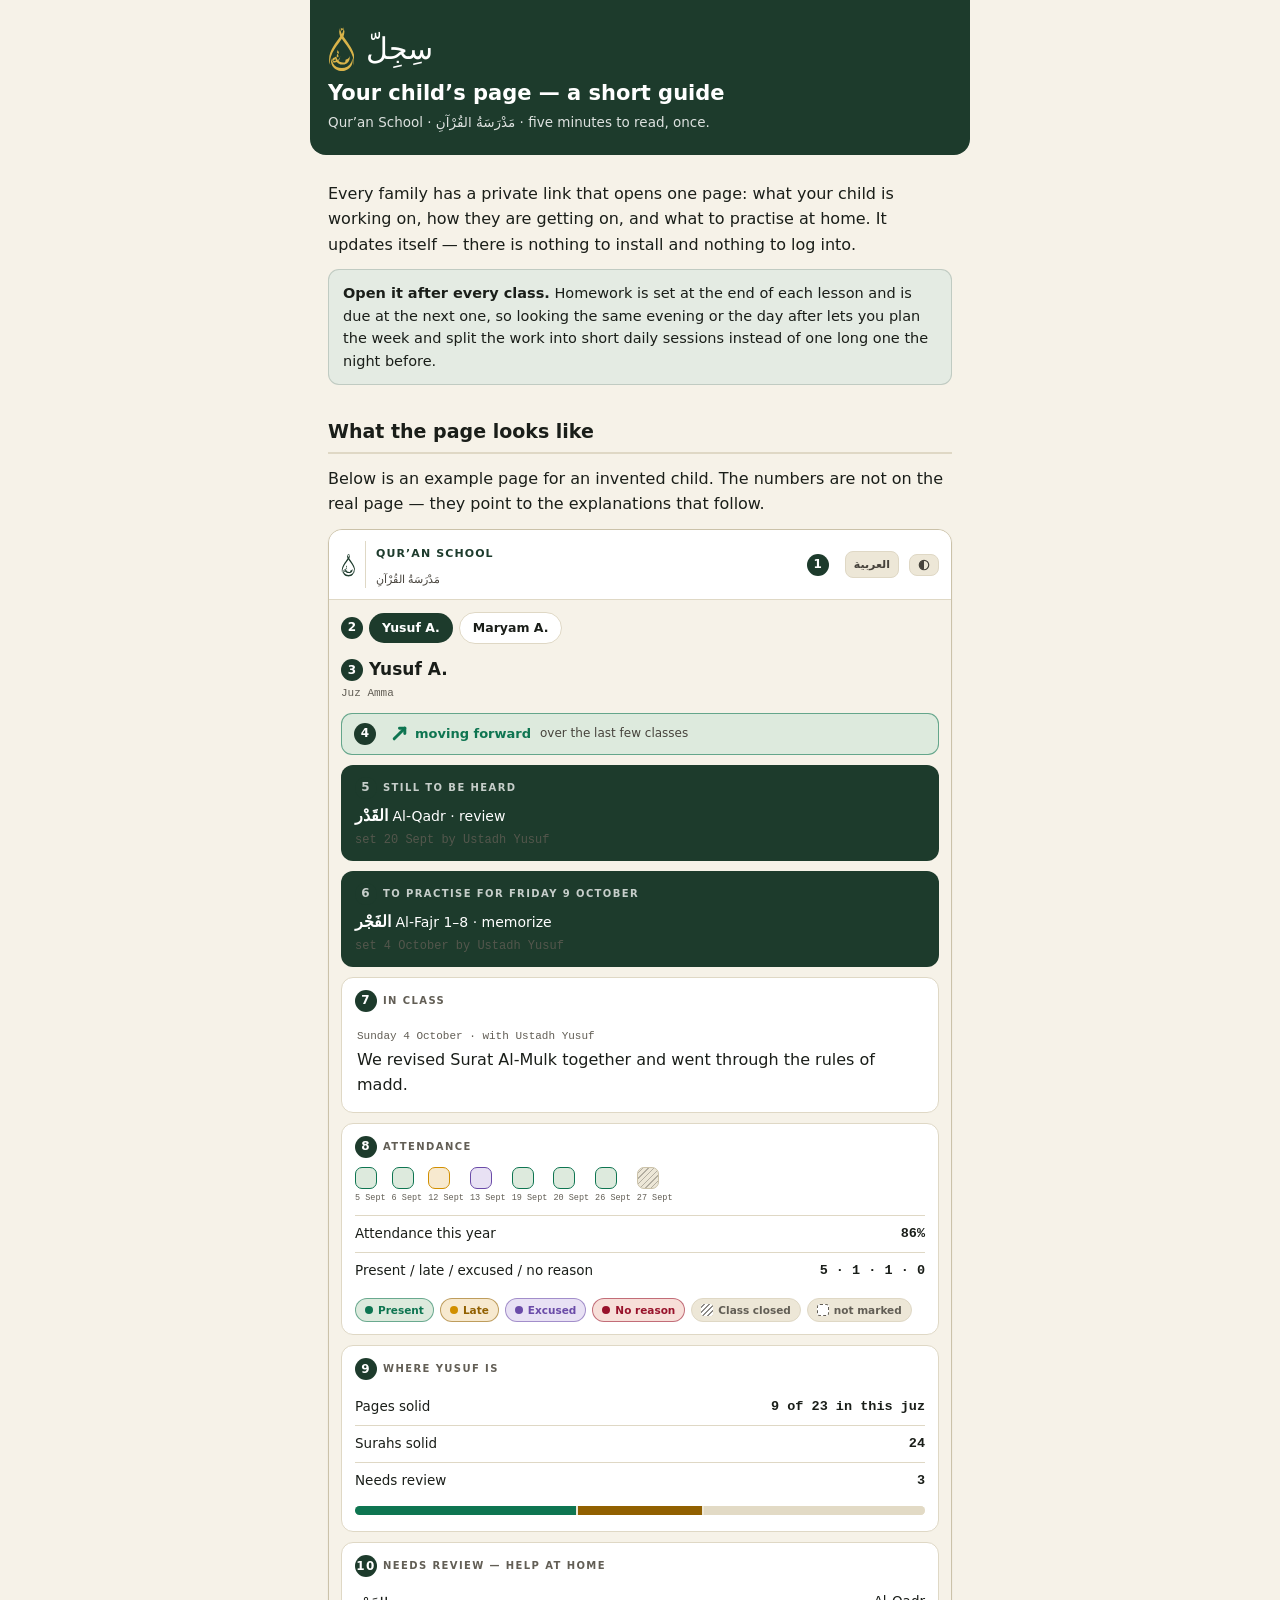
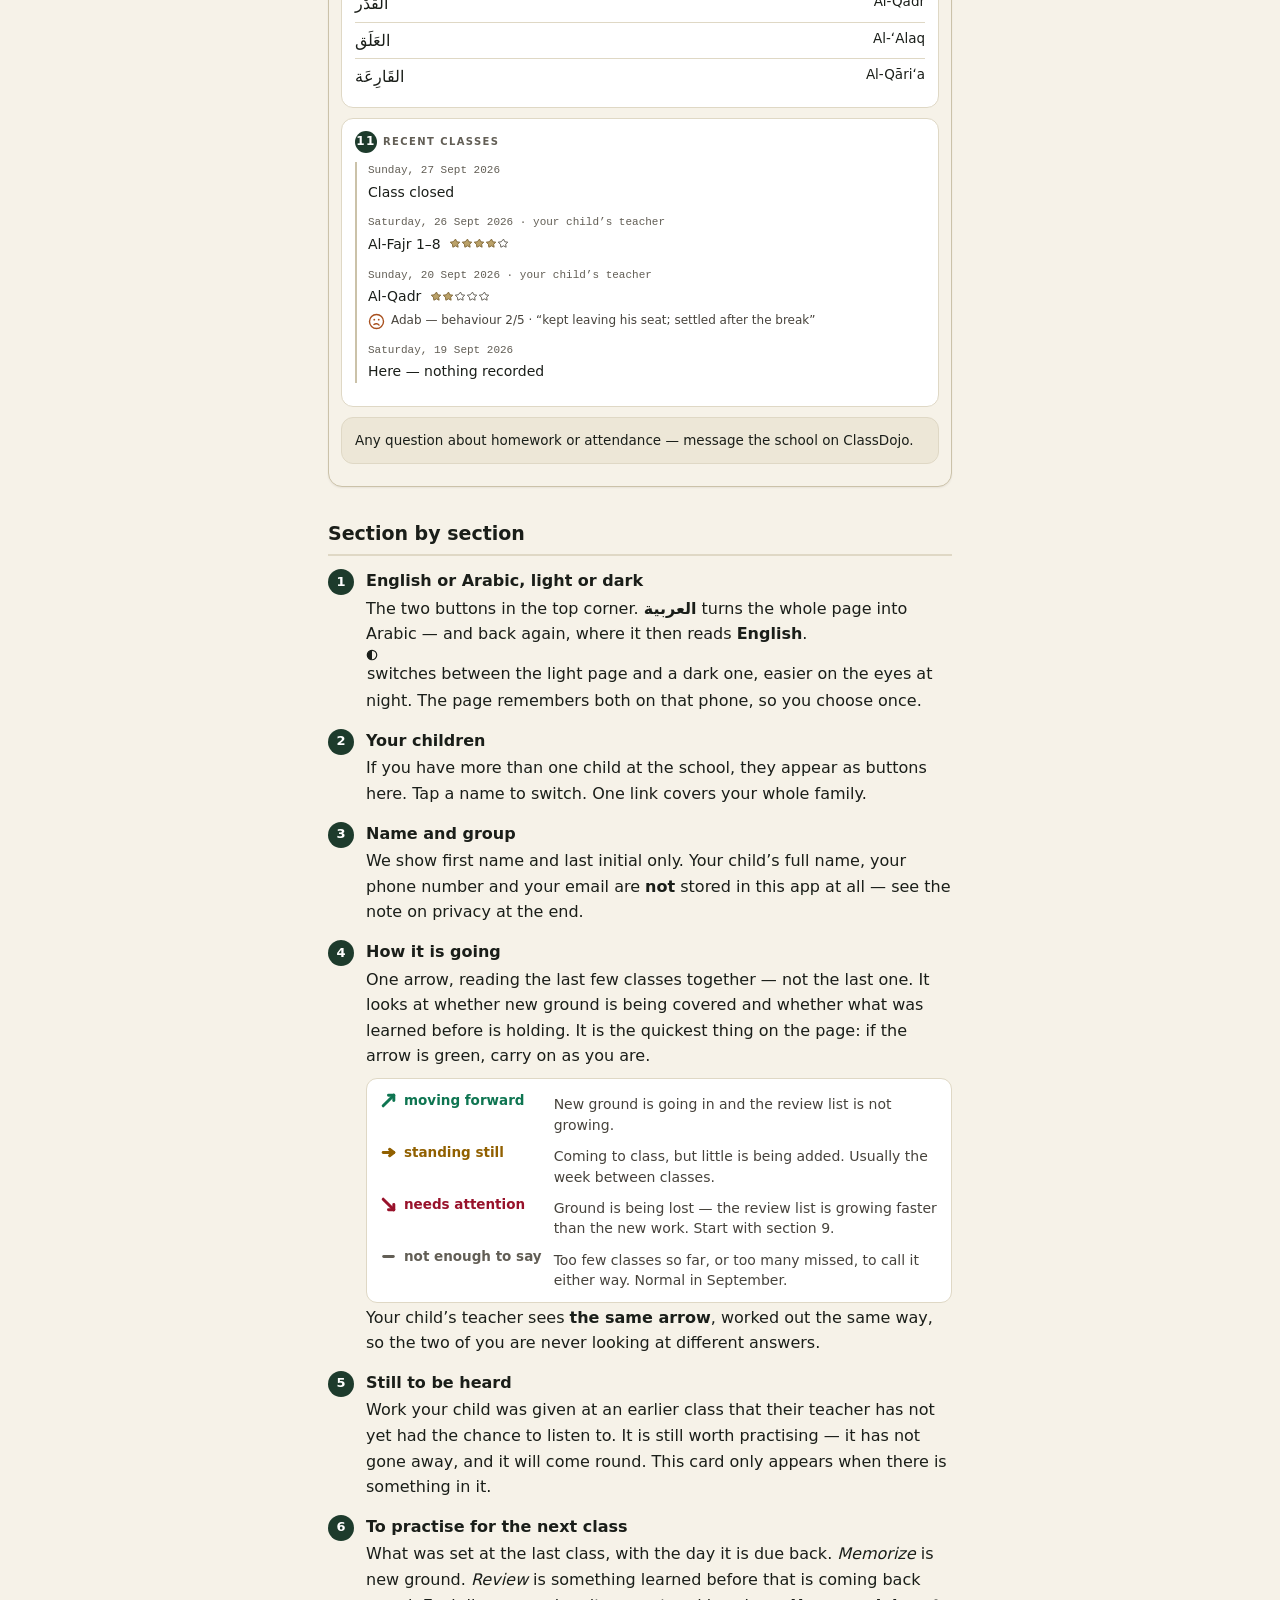
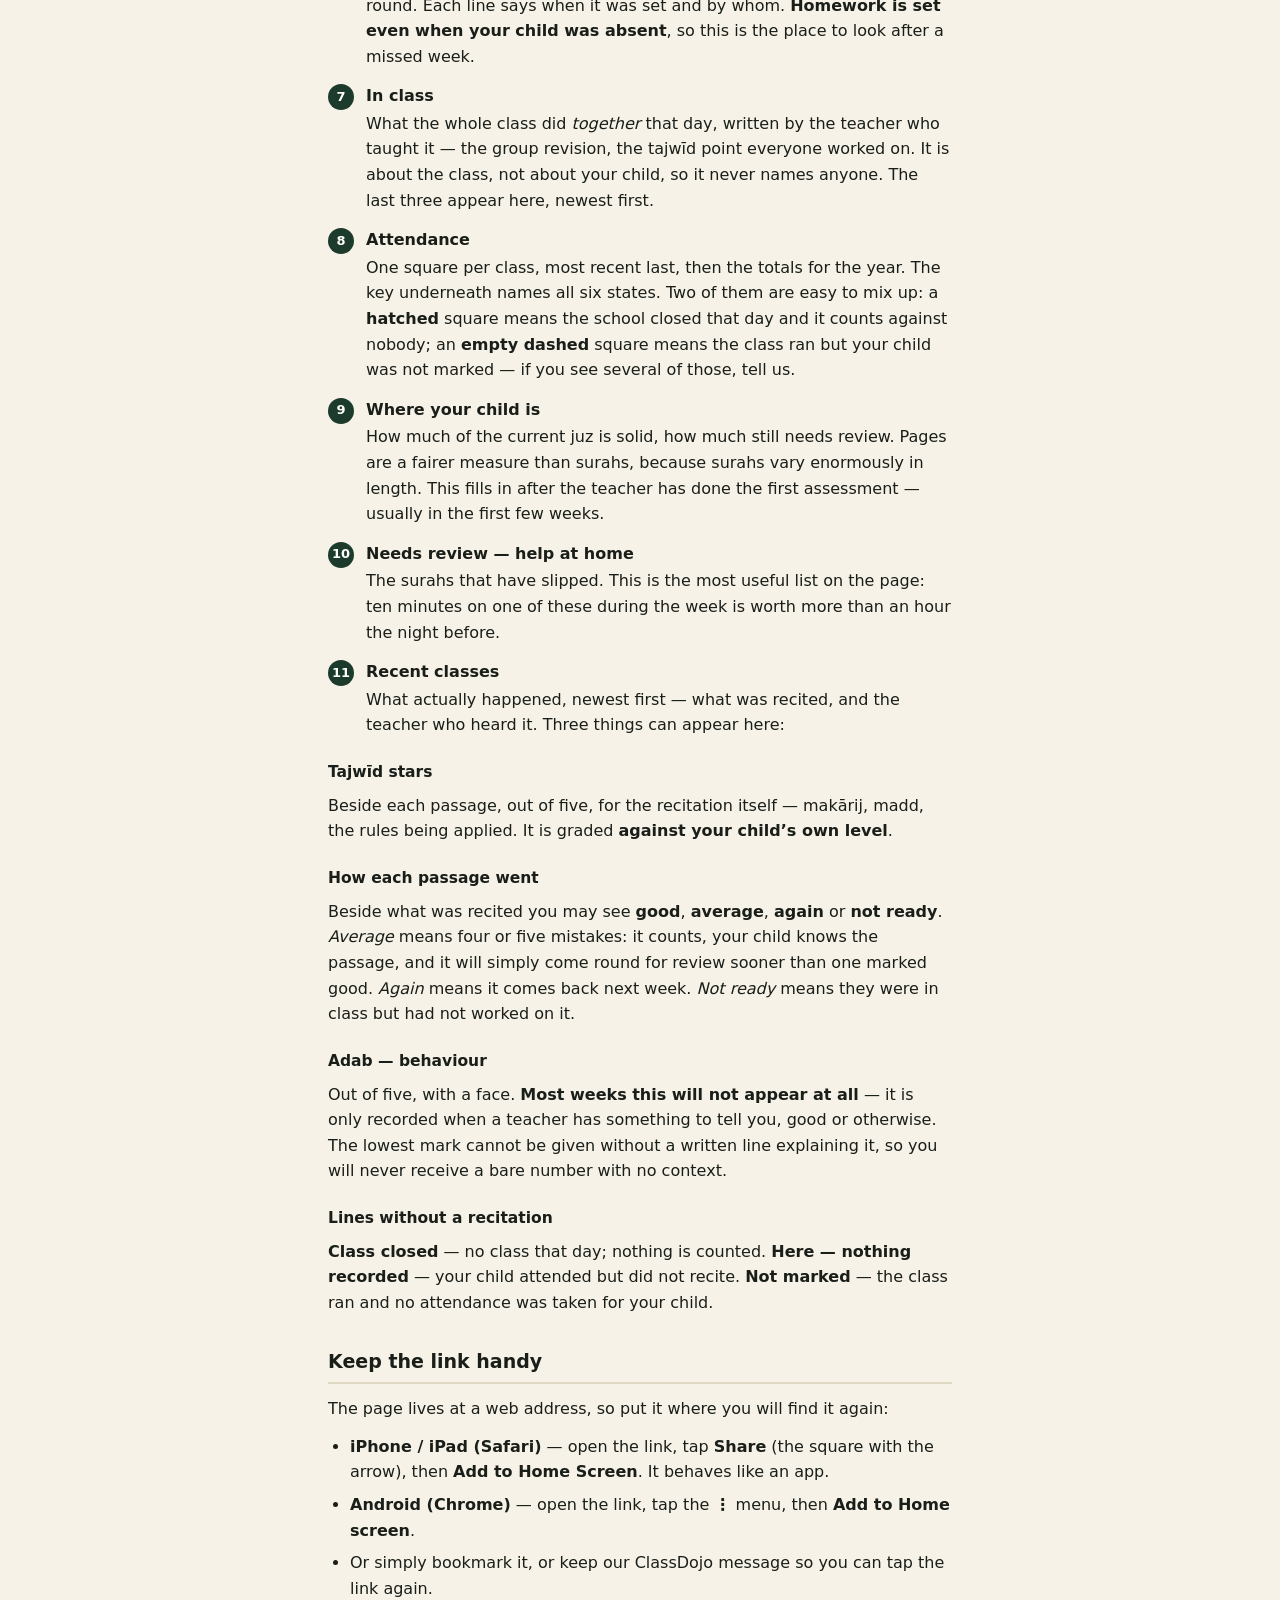
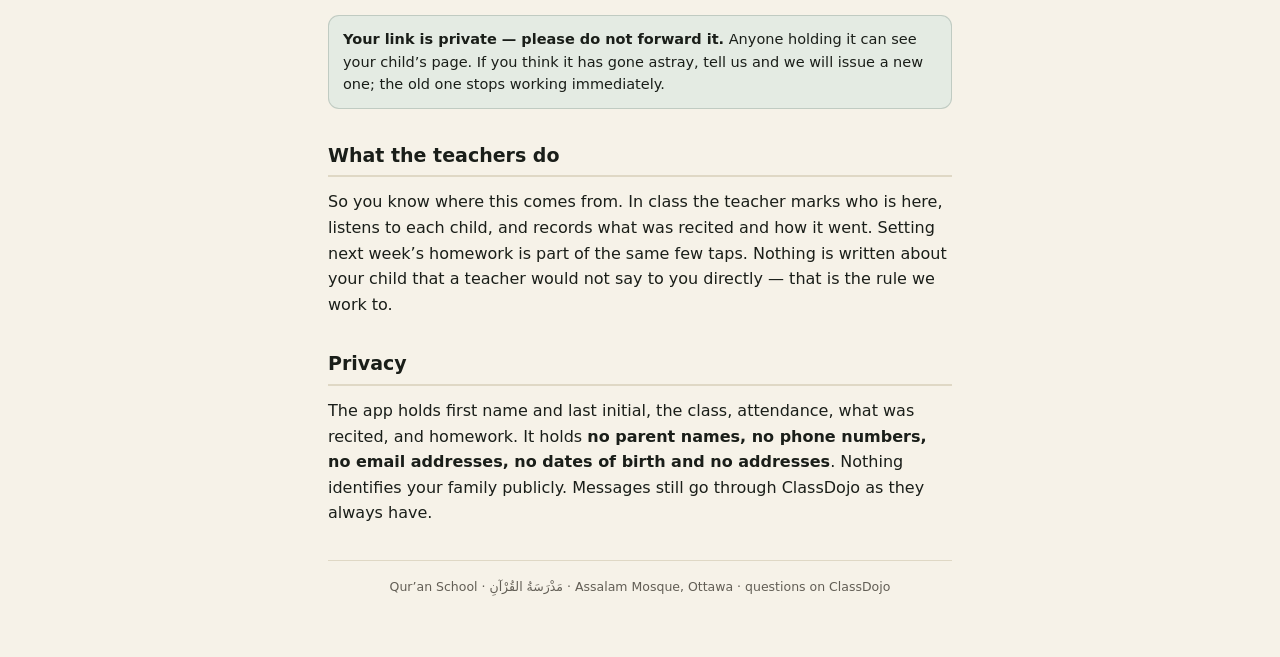
<file: parent-guide.html>
<!doctype html>
<html lang="en">
<head>
<meta charset="utf-8">
<meta name="viewport" content="width=device-width,initial-scale=1,viewport-fit=cover">
<meta name="theme-color" content="#1D3B2C">
<meta name="robots" content="noindex,nofollow">
<title>Sijill — your child’s page</title>
<style>

/* Self-contained on purpose: this page has to render identically whether it is
   opened from the app, saved to a phone, or printed to PDF, so it carries its
   own copy of the palette rather than depending on sijill.css. */
:root{
  /* Same palette as the app, kept in step by hand because this page is
     deliberately self-contained — it has to open from a phone with no
     stylesheet beside it. */
  --paper:#F6F2E8; --surface:#FFFFFF; --surface-2:#EDE7D7; --surface-3:#E2DAC5;
  --ink:#1A1E19; --ink-2:#47433C; --ink-3:#625E55;
  --line:#DFD8C5; --line-2:#CBC2A9;
  --lapis:#1D3B2C; --lapis-soft:#E4EBE3;
  --brass:#BAA168; --brass-ink:#826939;
  --ok:#0E7551;   --ok-soft:#DDEADD;
  --late:#916000; --late-soft:#F7E9CF; --late-fill:#D18F00;
  --crit:#98122B; --crit-soft:#F7DFD9;
  --exc:#6A4BA8;  --exc-soft:#E8E1F4;
  --sans:system-ui,-apple-system,"Segoe UI",Roboto,sans-serif;
  --mono:ui-monospace,Menlo,Consolas,monospace;
  --serif:"Noto Naskh Arabic","Times New Roman",serif;
}
*{box-sizing:border-box}
html,body{margin:0;padding:0;background:var(--paper);color:var(--ink);
  font-family:var(--sans);font-size:16px;line-height:1.6;
  -webkit-text-size-adjust:100%}
.wrap{max-width:660px;margin:0 auto;padding:0 18px 60px}

/* ---- masthead ---- */
header{background:var(--lapis);color:#fff;margin:0 -18px 26px;padding:26px 18px 22px}
.wrap>header{border-radius:0 0 16px 16px}
header .mark{font-family:var(--serif);font-size:30px;line-height:1;margin-bottom:8px;
  display:flex;align-items:center;gap:12px}
header .mark .crest{height:46px;width:26px;flex:none;color:#D9B44A;fill:currentColor;display:block}
header h1{margin:0;font-size:21px;line-height:1.25;font-weight:700}
header p{margin:6px 0 0;font-size:13.5px;opacity:.85;line-height:1.5}

/* ---- rhythm ---- */
h2{margin:34px 0 12px;font-size:19px;line-height:1.3;font-weight:700;
  padding-bottom:8px;border-bottom:2px solid var(--line)}
h3{margin:22px 0 8px;font-size:15.5px;font-weight:700}
p{margin:0 0 12px}
ol,ul{margin:0 0 14px;padding-inline-start:22px}
li{margin-bottom:7px}
strong{font-weight:700}
a{color:var(--lapis)}
hr{border:0;border-top:1px solid var(--line);margin:30px 0}

/* ---- the real controls, shown rather than described ---- */
.btn{display:inline-flex;flex-direction:column;align-items:center;justify-content:center;
  gap:1px;min-width:46px;padding:5px 9px;border-radius:9px;border:1px solid var(--line);
  background:var(--surface-2);font-size:13px;font-weight:700;line-height:1;
  vertical-align:middle;color:var(--ink-2)}
.btn small{font-size:8.5px;font-weight:600;opacity:.9}
.btn.ok  {background:var(--ok-soft);  border-color:color-mix(in srgb,var(--ok) 34%,transparent);  color:var(--ok)}
.btn.rev {background:var(--late-soft);border-color:color-mix(in srgb,var(--late) 40%,transparent);color:var(--late)}
.btn.np  {background:var(--exc-soft); border-color:color-mix(in srgb,var(--exc) 34%,transparent); color:var(--exc)}
.btn.crit{background:var(--crit-soft);border-color:color-mix(in srgb,var(--crit) 34%,transparent);color:var(--crit)}

/* ---- cards ---- */
.card{background:var(--surface);border:1px solid var(--line);border-radius:12px;
  padding:14px 16px;margin:0 0 14px}
.card h3{margin-top:0}
.card.q{background:var(--lapis-soft);border-color:color-mix(in srgb,var(--lapis) 22%,transparent)}
.card.warn{background:var(--crit-soft);border-color:color-mix(in srgb,var(--crit) 26%,transparent)}
.card.note{background:var(--late-soft);border-color:color-mix(in srgb,var(--late) 30%,transparent)}
.card p:last-child{margin-bottom:0}

/* ---- the control table ---- */
.rows{border:1px solid var(--line);border-radius:12px;overflow:hidden;background:var(--surface);margin-bottom:16px}
.row{display:flex;gap:13px;padding:13px 15px;border-bottom:1px solid var(--line);align-items:flex-start}
.row:last-child{border-bottom:0}
.row .k{flex:0 0 74px}
.row .v{flex:1;min-width:0;font-size:14.5px;line-height:1.5}
.row .v b{display:block;margin-bottom:1px}

/* ---- trend arrows ----
   Same four strokes the app draws, at the same proportions. fill and stroke
   are set on each <svg> in the markup rather than here, because these paths
   have no area: left to inherit they come out fill:black / stroke:none, which
   is to say invisible. */
.tr{display:inline-flex;align-items:center;gap:7px;font-weight:700;font-size:13.5px}
.tr svg{flex:none;width:17px;height:17px}
.tr.up{color:var(--ok)} .tr.flat{color:var(--late)}
.tr.down{color:var(--crit)} .tr.away{color:var(--ink-3)}
/* the key under callout 3 — one arrow per line, so the words line up */
.trkey{display:grid;grid-template-columns:auto 1fr;gap:7px 12px;align-items:baseline;
  background:var(--surface);border:1px solid var(--line);border-radius:11px;
  padding:11px 13px;margin:9px 0 2px;font-size:14px}
.trkey .tr{font-size:13.5px}
.trkey .wh{color:var(--ink-2);line-height:1.45}
/* On a phone the second column is too narrow to be worth having — the label
   and its sentence stack instead, which is also how it reads in print. */
@media (max-width:460px){
  .trkey{grid-template-columns:1fr;gap:3px}
  .trkey .wh{margin-bottom:8px}
  .trkey .wh:last-child{margin-bottom:0}
}

/* ---- misc ---- */
.ar{font-family:var(--serif);direction:rtl;unicode-bidi:isolate}
code{font-family:var(--mono);font-size:.88em;background:var(--surface-2);
  padding:2px 5px;border-radius:5px}
.lede{font-size:15px;color:var(--ink-2)}
footer{margin-top:40px;padding-top:18px;border-top:1px solid var(--line);
  font-size:13px;color:var(--ink-3);text-align:center}
footer .ar{font-size:17px;display:block;margin-bottom:6px;color:var(--ink-2)}

/* ---- dark, for anyone reading in the masjid car park at 9pm ---- */
@media (prefers-color-scheme: dark){
  :root:not([data-theme="light"]){
    --paper:#0E1411; --surface:#16201A; --surface-2:#1D2A22; --surface-3:#26352B;
    --ink:#ECE8DB; --ink-2:#C9C4B6; --ink-3:#9F9B91;
    --line:#2B3830; --line-2:#3B4A40;
    --lapis:#8FC9A6; --lapis-soft:#1B2E23;
    --brass:#D9B44A; --brass-ink:#E3C46E;
    --ok:#5FCFA2;   --ok-soft:#13291F;
    --late:#EFB840; --late-soft:#332612; --late-fill:#EFB840;
    --crit:#F4707F; --crit-soft:#36161B;
    --exc:#B2A2F7;  --exc-soft:#241F3C;
  }
  :root:not([data-theme="light"]) header{background:#16281E}
}

/* ---- print / PDF ---- */
@media print{
  html,body{background:#fff;font-size:11.5pt}
  .wrap{max-width:none;padding:0}
  header{margin:0 0 18px;border-radius:0;background:#1D3B2C !important;
    -webkit-print-color-adjust:exact;print-color-adjust:exact}
  h2{page-break-after:avoid;break-after:avoid}
  h3{page-break-after:avoid;break-after:avoid}
  /* A whole table kept together pushed the next section to a fresh page and
     left a third of a page blank. A single ROW must not split across a page —
     a button orphaned from its explanation is useless — but the table itself
     may break between rows. */
  .card{page-break-inside:avoid;break-inside:avoid}
  .rows{break-inside:auto}
  .row{page-break-inside:avoid;break-inside:avoid}
  a{text-decoration:none}
  footer{page-break-before:avoid}
}

/* ---- the mock page -------------------------------------------------------
   Not a screenshot: the real components, rebuilt here, so the guide cannot
   drift out of date with a stale image and so it stays sharp in print. */
.demo{border:1px solid var(--line-2);border-radius:14px;overflow:hidden;
  background:var(--paper);margin:0 0 6px;box-shadow:0 1px 2px rgba(40,34,20,.07)}
.demo .bar{display:flex;align-items:center;gap:10px;background:var(--surface);
  border-bottom:1px solid var(--line);padding:9px 12px}
.demo .bar .crest{height:24px;width:14px;color:var(--lapis);fill:currentColor;flex:none}
.demo .bar .rule{width:1px;align-self:stretch;background:var(--line);margin:2px 0}
.demo .bar .nm{font-size:11px;font-weight:700;letter-spacing:.1em;text-transform:uppercase;color:var(--lapis)}
.demo .bar .ar{font-family:var(--serif);font-size:11px;color:var(--ink-2)}
.demo .bar .sp{flex:1}
/* drawn, not typed — see the note beside .ticon in sijill.css */
.ticon{width:12px;height:12px;display:block}
.icb{display:inline-flex;vertical-align:-2px;margin:0 1px}
.demo .bar .mini{display:inline-flex;align-items:center;background:var(--surface-2);border:1px solid var(--line);border-radius:8px;
  padding:4px 8px;font-size:11px;font-weight:600;color:var(--ink-2);white-space:nowrap}
.demo .body{padding:12px}
.demo .kid{display:inline-block;background:var(--lapis);color:#fff;border-radius:99px;
  padding:5px 13px;font-size:12.5px;font-weight:700;margin-inline-end:6px}
.demo .kid.off{background:var(--surface);color:var(--ink);border:1px solid var(--line)}
.demo h4{margin:12px 0 2px;font-size:17px;font-weight:700}
.demo .sub{font-family:var(--mono);font-size:11px;color:var(--ink-3);margin-bottom:10px}
.demo .hero{background:var(--lapis);color:#fff;border-radius:12px;padding:12px 14px;margin-bottom:10px}
.demo .hero .lbl{font-size:10px;font-weight:700;letter-spacing:.14em;text-transform:uppercase;opacity:.75}
.demo .hero .hw{font-size:14px;margin-top:5px;line-height:1.5}
.demo .hero .hw .sub{font-size:12px;opacity:.8}
.demo .hero .hw b{font-family:var(--serif);font-size:16px}
.pcard{background:var(--surface);border:1px solid var(--line);border-radius:12px;
  padding:12px 13px;margin-bottom:10px}
.pcard .h{font-size:10px;font-weight:700;letter-spacing:.14em;text-transform:uppercase;
  color:var(--ink-3);margin-bottom:9px}
/* the trend line as it appears on the real page, under the child's name */
.dtr{display:flex;align-items:center;gap:9px;flex-wrap:wrap;border-radius:11px;
  padding:9px 12px;margin-bottom:10px;font-size:13px;
  background:var(--ok-soft);border:1px solid color-mix(in srgb,var(--ok) 58%,transparent)}
.dtr .tr{font-size:13px}
.dtr .wh{color:var(--ink-2);font-size:12px}
.dots{display:flex;gap:6px;flex-wrap:wrap;margin-bottom:10px}
.dots .d{text-align:center}
.dots .d i{width:22px;height:22px;border-radius:7px;display:block;border:1px solid transparent}
.dots .d span{font-family:var(--mono);font-size:8.5px;color:var(--ink-3);display:block;margin-top:3px}
.d i.p{background:var(--ok-soft);border-color:var(--ok)}
.d i.l{background:var(--late-soft);border-color:var(--late-fill)}
.d i.e{background:var(--exc-soft);border-color:var(--exc)}
.d i.a{background:var(--crit-soft);border-color:var(--crit)}
.d i.c{background:var(--surface-2);border:1px solid var(--line-2);
  background-image:repeating-linear-gradient(135deg,transparent 0 3px,rgba(98,94,85,.42) 3px 4px)}
.d i.n{background:transparent;border:1px dashed var(--line-2)}
.kv{display:flex;justify-content:space-between;gap:10px;padding:7px 0;
  border-top:1px solid var(--line);font-size:13.5px}
.kv b{font-family:var(--mono)}
.pills{display:flex;gap:6px;flex-wrap:wrap;margin-top:9px}
.pl{display:inline-flex;align-items:center;gap:5px;border-radius:99px;padding:3px 9px;
  font-size:10.5px;font-weight:700;border:1px solid transparent}
.pl i{width:8px;height:8px;border-radius:50%;flex:none}
.pl.ok{background:var(--ok-soft);color:var(--ok);border-color:rgba(14,117,81,.55)} .pl.ok i{background:var(--ok)}
.pl.late{background:var(--late-soft);color:var(--late);border-color:rgba(145,96,0,.55)} .pl.late i{background:var(--late-fill)}
.pl.exc{background:var(--exc-soft);color:var(--exc);border-color:rgba(106,75,168,.55)} .pl.exc i{background:var(--exc)}
.pl.crit{background:var(--crit-soft);color:var(--crit);border-color:rgba(152,18,43,.55)} .pl.crit i{background:var(--crit)}
.pl.mute{background:var(--surface-2);color:var(--ink-3);border-color:var(--line)}
.pl.mute i.swc{border-radius:3px;width:12px;height:12px;background:var(--surface);
  background-image:repeating-linear-gradient(135deg,transparent 0 2px,rgba(71,67,60,.62) 2px 3.5px)}
.pl.mute i.swn{border-radius:3px;width:12px;height:12px;background:var(--surface);border:1px dashed var(--ink-3)}
.bar2{display:flex;height:9px;border-radius:99px;overflow:hidden;background:var(--surface-2);gap:2px;margin:8px 0 4px}
.bar2 i{display:block}
.rev{display:flex;justify-content:space-between;padding:5px 0;font-size:13.5px;border-top:1px solid var(--line)}
.rev .ar{font-family:var(--serif);font-size:16px}
.sess{border-inline-start:2px solid var(--line-2);padding-inline-start:11px}
.sess .s{margin-bottom:11px}
.sess .dt{font-family:var(--mono);font-size:11px;color:var(--ink-3)}
.sess .w{font-size:14px;margin-top:1px}
.stars{display:inline-flex;gap:1px;vertical-align:middle;margin-inline-start:5px}
.stars svg{width:11px;height:11px;fill:none;stroke:var(--ink-3);stroke-width:1.4;stroke-linejoin:round}
.stars .on svg{fill:var(--brass);stroke:var(--brass-ink)}
.adabline{display:flex;align-items:center;gap:6px;font-size:12px;color:var(--ink-2);margin-top:3px}
.face{width:17px;height:17px;fill:none;stroke:currentColor;stroke-width:1.3;stroke-linecap:round;flex:none}
.face .eye{fill:currentColor;stroke:none}
.f1{color:var(--crit)} .f2{color:#A8501E} .f3{color:var(--late)} .f4{color:#4E7F3E} .f5{color:var(--ok)}

/* ---- callouts ---- */
.call{display:flex;gap:12px;margin:0 0 14px;align-items:flex-start}
.call .num{flex:none;width:26px;height:26px;border-radius:50%;background:var(--lapis);color:#fff;
  font-size:13px;font-weight:700;display:flex;align-items:center;justify-content:center;margin-top:1px}
.call .txt{flex:1;min-width:0}
/* Only the LEADING label is a block. This used to apply to every <b> in the
   paragraph, so emphasis mid-sentence threw the rest onto a new line. */
.call .txt b{display:inline}
.call .txt > b:first-child{display:block;margin-bottom:2px}
.tag{display:inline-flex;align-items:center;justify-content:center;min-width:22px;height:22px;
  border-radius:50%;background:var(--lapis);color:#fff;font-size:12px;font-weight:700;
  margin-inline-end:6px;vertical-align:middle}
.note{background:var(--lapis-soft);border:1px solid rgba(29,59,44,.18);border-radius:11px;
  padding:12px 14px;margin:0 0 16px;font-size:14.5px;line-height:1.55}
@media print{
  /* The mock page is taller than a sheet. Keeping it whole threw it onto the
     next page and left half of page one blank — the same trap the teacher
     guide hit with tables. Let the mock break between its cards, but never
     split a single card, and never split a callout from its number. */
  .demo{break-inside:auto}
  .demo .body{break-inside:auto}
  .pcard, .hero{break-inside:avoid}
  .call{break-inside:avoid}
  h3{break-after:avoid}
  /* The mock is about one and a half sheets tall, so it always breaks; the
     question is only where. Left alone it used three fragments — a third of
     page one blank, and the little grey "message us on ClassDojo" card
     stranded by itself at the top of a page with nothing above it. Taking
     roughly a tenth off its type and padding in print, and nowhere else,
     brings it down to two. */
  .demo{font-size:.92em}
  .demo .body{padding:9px}
  .demo .pcard, .demo .hero{padding:9px 10px;margin-bottom:7px}
  .demo .dots .d i{width:19px;height:19px}
  .demo .kv{padding:5px 0}
  /* and if it still lands badly, the contact card follows the card above it
     rather than opening a page on its own. */
  .demo .pcard:last-child{break-before:avoid}
}

</style>
</head>
<body>
<svg width="0" height="0" style="position:absolute" aria-hidden="true" focusable="false">
<symbol id="crest-mark" viewBox="4.1 -0.2 7.7 14"><path d="M7.8,0.1C7.6,0.5,7.5,1,7.4,1.5c0,0.4,0.1,0.8,0.2,1.2C8,3.5,8.5,4.1,9,4.8c1,1.3,2,2.7,2.5,4.3
		c0.3,0.9,0.4,1.8,0.2,2.7c0,0.1,0-0.1,0,0c0-0.1,0.1-0.2,0.1-0.3c0.1-0.2,0.1-0.4,0.2-0.6c0.6-3.2-1.9-5.7-3.5-8.2
		C8.2,2.3,8,1.9,7.9,1.5C7.8,1.3,7.7,1.1,7.7,0.9c0-0.1,0-0.2,0-0.3c0,0,0-0.1,0-0.1c0,0,0-0.1,0-0.1c0.1-0.3,0-0.1-0.2,0.6
		c0.1-0.2,0.1-0.5,0.2-0.7C7.8,0.2,7.8-0.1,7.8,0.1L7.8,0.1z"/><path d="M8.6,0.1C8.8,0.5,8.9,1,9,1.5c0,0.4-0.1,0.8-0.2,1.2C8.4,3.5,7.9,4.1,7.4,4.8c-1,1.3-2,2.7-2.5,4.3
		c-0.3,0.9-0.4,1.8-0.2,2.7c0,0.1,0-0.1,0,0c0-0.1-0.1-0.2-0.1-0.3c-0.1-0.2-0.1-0.4-0.2-0.6C3.9,7.6,6.3,5.1,7.9,2.7
		c0.2-0.4,0.5-0.7,0.6-1.1c0.1-0.2,0.1-0.4,0.2-0.7c0-0.1,0-0.2,0-0.3c0,0,0-0.1,0-0.1c0,0,0-0.1,0-0.1C8.6,0,8.7,0.2,8.8,0.9
		C8.8,0.7,8.7,0.5,8.7,0.2C8.6,0.2,8.6-0.1,8.6,0.1L8.6,0.1z"/><path d="M11.5,10.2c0-0.2,0-0.4-0.1-0.6c0-0.1,0-0.2,0-0.3c0,0,0-0.1,0,0c0,0.6-0.1,1.2-0.4,1.7
	c-1.1,2.1-4.4,2.1-5.5,0.1c0,0,0,0,0-0.1C5.1,10.5,5,9.9,5,9.3c0-0.1,0,0.1,0,0c0,0.1,0,0.2,0,0.3c0,0.2-0.1,0.4-0.1,0.6
	c0,0.1,0,0.1,0,0.2c0,1.4,1,2.7,2.4,3c0.6,0.1,1.3,0.1,1.8,0c1.4-0.3,2.4-1.6,2.4-3C11.5,10.3,11.5,10.2,11.5,10.2z"/><path d="M6.5,8.8"/><path d="M6.5,9c0,0,0.1,0.6,0.3,0.9c0.4,0.7,1.1,1,1.8,1v0c0,0,0,0,0,0c0,0,0,0,0,0v0c0.2,0,0.4,0,0.6-0.1
		c0-0.1,0.1-0.3,0.1-0.4c0,0,0.1-0.4,0.1-0.4c0,0,0,0,0.1,0c0.6-0.1,1.1-0.6,1.1-1.2c0,0,0,0,0,0c0,0,0,0,0,0c0,0.1,0,0.1,0,0.2
		c0,0.1,0,0.2,0,0.4c0,0,0,0.1,0,0.1c0,0.9-0.6,1.8-1.6,2c-0.2,0-0.4,0.1-0.6,0c-0.2,0-0.4,0-0.6,0c-0.9-0.2-1.5-1-1.6-1.8
		c0,0.1-0.1,0.1-0.1,0.2c-0.3,0.3-0.7,0.4-0.8,0.9c0,0.1,0-0.1,0-0.1c0-0.2,0-0.3,0-0.5c0-0.3,0.1-0.5,0.4-0.7
		C6.1,9.3,6.4,9.2,6.5,9c0-0.1,0-0.1,0-0.1l0-0.1"/><path d="M5.5,10.8c0.7,0.2,1.4,0,1.8-0.6c0.3-0.4,0.4-0.9,0.4-1.3c0-0.1,0-0.1,0,0c0,0.1,0,0.2,0,0.3
		c0,0,0.1-0.4,0-0.2c0,0,0,0.1,0,0.1c0,0.1-0.1,0.2-0.1,0.3C7.5,9.6,7.3,9.8,7.2,10c-0.4,0.4-1.1,0.5-1.6,0.4
		C5.6,10.3,5.5,10.8,5.5,10.8L5.5,10.8z"/><path d="M8.2,1.1C8.1,1.2,8,1.3,8,1.3c0,0,0,0,0,0c0,0,0,0,0,0l0-0.2c0,0,0-0.1,0-0.1C8,1,7.9,0.9,8,0.7l0-0.3
	c0,0,0,0,0.1,0c0.1,0,0.1,0,0.2,0c0.1,0,0.1,0.1,0.1,0.1l0,0.2c0,0,0,0,0,0c0,0,0,0,0,0c0-0.1-0.1-0.1-0.1-0.1c-0.1,0-0.1,0-0.2,0
	c0,0.1,0.1,0.2,0.2,0.1c0.1,0,0.2-0.1,0.4-0.2l0,0.3C8.5,0.9,8.4,1,8.2,1.1z"/><path d="M7.2,8.9c0-0.3-0.4-0.5-0.4-0.8c0,0,0,0.1,0,0.1c0,0,0,0,0,0c0,0,0-0.1,0-0.1c0,0,0,0.1,0,0.1
		c0,0.2-0.1,0.3-0.1,0.5c-0.1,0.2,0,0.3,0.1,0.5C6.9,9.2,7.1,9.3,7,9.5c0-0.1,0.1-0.2,0.1-0.3C7.2,9.1,7.2,9,7.2,8.9L7.2,8.9z"/><path d="M7.3,7.8c0-0.3-0.4-0.5-0.4-0.8c0,0,0,0.1,0,0.1c0,0,0,0,0,0c0,0,0-0.1,0-0.1c0,0,0,0.1,0,0.1
		c0,0.2-0.1,0.3-0.1,0.5C6.7,7.7,6.7,7.9,6.9,8C7,8.2,7.1,8.3,7.1,8.5c0-0.1,0.1-0.2,0.1-0.3C7.2,8.1,7.3,8,7.3,7.8L7.3,7.8z"/></symbol>
</svg>

<div class="wrap">
<header>
  <div class="mark">
    <svg class="crest" aria-label="Qur’an School" role="img"><use href="#crest-mark"/></svg>
    <span>سِجِلّ</span>
  </div>
  <h1>Your child’s page — a short guide</h1>
  <p>Qur’an School · مَدْرَسَةُ القُرْآنِ · five minutes to read, once.</p>
</header>

<p>Every family has a private link that opens one page: what your child is working
on, how they are getting on, and what to practise at home. It updates itself —
there is nothing to install and nothing to log into.</p>

<div class="note"><b>Open it after every class.</b> Homework is set at the end of
each lesson and is due at the next one, so looking the same evening or the day
after lets you plan the week and split the work into short daily sessions
instead of one long one the night before.</div>

<h2>What the page looks like</h2>
<p>Below is an example page for an invented child. The numbers are not on the
real page — they point to the explanations that follow.</p>


<div class="demo">
  <div class="bar">
    <svg class="crest" aria-hidden="true"><use href="#crest-mark"/></svg>
    <span class="rule"></span>
    <span><span class="nm">Qur’an School</span><br><span class="ar">مَدْرَسَةُ القُرْآنِ</span></span>
    <span class="sp"></span>
    <span class="tag">1</span><span class="mini">العربية</span><span class="mini"><svg class="ticon" viewBox="0 0 16 16" aria-hidden="true" focusable="false"><circle cx="8" cy="8" r="6.3" fill="none" stroke="currentColor" stroke-width="1.6"/><path d="M8 1.7a6.3 6.3 0 0 0 0 12.6z" fill="currentColor"/></svg></span>
  </div>
  <div class="body">
    <span class="tag">2</span><span class="kid">Yusuf A.</span><span class="kid off">Maryam A.</span>

    <h4><span class="tag">3</span>Yusuf A.</h4>
    <div class="sub">Juz Amma</div>

    <div class="dtr"><span class="tag">4</span><span class="tr up"><svg viewBox="0 0 16 16"
        fill="none" stroke="currentColor" stroke-width="2.8" stroke-linecap="round"
        stroke-linejoin="round"><path d="M3 13 L13 3"/><path d="M13 3 L8 3 M13 3 L13 8"/></svg>moving
        forward</span><span class="wh">over the last few classes</span></div>

    <div class="hero"><div class="lbl"><span class="tag">5</span>Still to be heard</div>
      <div class="hw"><b>القَدْر</b> Al-Qadr · review<br>
      <span class="sub">set 20 Sept by Ustadh Yusuf</span></div></div>

    <div class="hero"><div class="lbl"><span class="tag">6</span>To practise for Friday 9 October</div>
      <div class="hw"><b>الفَجْر</b> Al-Fajr 1–8 · memorize<br>
      <span class="sub">set 4 October by Ustadh Yusuf</span></div></div>

    <div class="pcard"><div class="h"><span class="tag">7</span>In class</div>
      <div class="hw" style="padding:0 2px 2px">
        <span class="sub">Sunday 4 October · with Ustadh Yusuf</span><br>
        We revised Surat Al-Mulk together and went through the rules of madd.</div></div>

    <div class="pcard"><div class="h"><span class="tag">8</span>Attendance</div>
      <div class="dots">
        <div class="d"><i class="p"></i><span>5 Sept</span></div>
        <div class="d"><i class="p"></i><span>6 Sept</span></div>
        <div class="d"><i class="l"></i><span>12 Sept</span></div>
        <div class="d"><i class="e"></i><span>13 Sept</span></div>
        <div class="d"><i class="p"></i><span>19 Sept</span></div>
        <div class="d"><i class="p"></i><span>20 Sept</span></div>
        <div class="d"><i class="p"></i><span>26 Sept</span></div>
        <div class="d"><i class="c"></i><span>27 Sept</span></div>
      </div>
      <div class="kv"><span>Attendance this year</span><b>86%</b></div>
      <div class="kv"><span>Present / late / excused / no reason</span><b>5 · 1 · 1 · 0</b></div>
      <div class="pills">
        <span class="pl ok"><i></i>Present</span><span class="pl late"><i></i>Late</span>
        <span class="pl exc"><i></i>Excused</span><span class="pl crit"><i></i>No reason</span>
        <span class="pl mute"><i class="swc"></i>Class closed</span>
        <span class="pl mute"><i class="swn"></i>not marked</span>
      </div>
    </div>

    <div class="pcard"><div class="h"><span class="tag">9</span>Where Yusuf is</div>
      <div class="kv" style="border-top:0"><span>Pages solid</span><b>9 of 23 in this juz</b></div>
      <div class="kv"><span>Surahs solid</span><b>24</b></div>
      <div class="kv"><span>Needs review</span><b>3</b></div>
      <div class="bar2"><i style="background:var(--ok);flex:9"></i><i style="background:var(--late);flex:5"></i><i style="background:var(--surface-3);flex:9"></i></div>
    </div>

    <div class="pcard"><div class="h"><span class="tag">10</span>Needs review — help at home</div>
      <div class="rev" style="border-top:0"><span class="ar">القَدْر</span><span>Al-Qadr</span></div>
      <div class="rev"><span class="ar">العَلَق</span><span>Al-ʻAlaq</span></div>
      <div class="rev"><span class="ar">القَارِعَة</span><span>Al-Qāriʻa</span></div>
    </div>

    <div class="pcard"><div class="h"><span class="tag">11</span>Recent classes</div>
      <div class="sess">
        <div class="s"><div class="dt">Sunday, 27 Sept 2026</div>
          <div class="w">Class closed</div></div>
        <div class="s"><div class="dt">Saturday, 26 Sept 2026 · your child’s teacher</div>
          <div class="w">Al-Fajr 1–8 <span class="stars"><span class="on"><svg viewBox="0 0 16 16"><path d="M8 1.6l1.9 3.9 4.3.6-3.1 3 .7 4.3L8 11.4l-3.8 2-.7-4.3-3.1-3 4.3-.6z"/></svg></span><span class="on"><svg viewBox="0 0 16 16"><path d="M8 1.6l1.9 3.9 4.3.6-3.1 3 .7 4.3L8 11.4l-3.8 2-.7-4.3-3.1-3 4.3-.6z"/></svg></span><span class="on"><svg viewBox="0 0 16 16"><path d="M8 1.6l1.9 3.9 4.3.6-3.1 3 .7 4.3L8 11.4l-3.8 2-.7-4.3-3.1-3 4.3-.6z"/></svg></span><span class="on"><svg viewBox="0 0 16 16"><path d="M8 1.6l1.9 3.9 4.3.6-3.1 3 .7 4.3L8 11.4l-3.8 2-.7-4.3-3.1-3 4.3-.6z"/></svg></span><span class=""><svg viewBox="0 0 16 16"><path d="M8 1.6l1.9 3.9 4.3.6-3.1 3 .7 4.3L8 11.4l-3.8 2-.7-4.3-3.1-3 4.3-.6z"/></svg></span></span></div></div>
        <div class="s"><div class="dt">Sunday, 20 Sept 2026 · your child’s teacher</div>
          <div class="w">Al-Qadr <span class="stars"><span class="on"><svg viewBox="0 0 16 16"><path d="M8 1.6l1.9 3.9 4.3.6-3.1 3 .7 4.3L8 11.4l-3.8 2-.7-4.3-3.1-3 4.3-.6z"/></svg></span><span class="on"><svg viewBox="0 0 16 16"><path d="M8 1.6l1.9 3.9 4.3.6-3.1 3 .7 4.3L8 11.4l-3.8 2-.7-4.3-3.1-3 4.3-.6z"/></svg></span><span class=""><svg viewBox="0 0 16 16"><path d="M8 1.6l1.9 3.9 4.3.6-3.1 3 .7 4.3L8 11.4l-3.8 2-.7-4.3-3.1-3 4.3-.6z"/></svg></span><span class=""><svg viewBox="0 0 16 16"><path d="M8 1.6l1.9 3.9 4.3.6-3.1 3 .7 4.3L8 11.4l-3.8 2-.7-4.3-3.1-3 4.3-.6z"/></svg></span><span class=""><svg viewBox="0 0 16 16"><path d="M8 1.6l1.9 3.9 4.3.6-3.1 3 .7 4.3L8 11.4l-3.8 2-.7-4.3-3.1-3 4.3-.6z"/></svg></span></span></div>
          <div class="adabline"><svg class="face f2" viewBox="0 0 16 16"><circle cx="8" cy="8" r="6.6"/><circle class="eye" cx="5.9" cy="6.3" r=".85"/><circle class="eye" cx="10.1" cy="6.3" r=".85"/><path d="M5.6 10.9a3.4 3.4 0 0 1 4.8 .5"/></svg><span>Adab — behaviour 2/5 · “kept leaving his seat; settled after the break”</span></div></div>
        <div class="s"><div class="dt">Saturday, 19 Sept 2026</div>
          <div class="w">Here — nothing recorded</div></div>
      </div>
    </div>

    <div class="pcard" style="background:var(--surface-2)">
      <div style="font-size:13.5px">Any question about homework or attendance — message the school on ClassDojo.</div>
    </div>
  </div>
</div>


<h2>Section by section</h2>

<div class="call"><div class="num">1</div><div class="txt">
  <b>English or Arabic, light or dark</b>
  The two buttons in the top corner. <b>العربية</b> turns the whole page into
  Arabic — and back again, where it then reads <b>English</b>. <b class="icb"><svg class="ticon" viewBox="0 0 16 16" aria-hidden="true" focusable="false"><circle cx="8" cy="8" r="6.3" fill="none" stroke="currentColor" stroke-width="1.6"/><path d="M8 1.7a6.3 6.3 0 0 0 0 12.6z" fill="currentColor"/></svg></b> switches
  between the light page and a dark one, easier on the eyes at night. The page
  remembers both on that phone, so you choose once.
</div></div>

<div class="call"><div class="num">2</div><div class="txt">
  <b>Your children</b>
  If you have more than one child at the school, they appear as buttons here.
  Tap a name to switch. One link covers your whole family.
</div></div>

<div class="call"><div class="num">3</div><div class="txt">
  <b>Name and group</b>
  We show first name and last initial only. Your child’s full name, your phone
  number and your email are <b>not</b> stored in this app at all — see the note
  on privacy at the end.
</div></div>

<div class="call"><div class="num">4</div><div class="txt">
  <b>How it is going</b>
  One arrow, reading the last few classes together — not the last one. It looks
  at whether new ground is being covered and whether what was learned before is
  holding. It is the quickest thing on the page: if the arrow is green, carry on
  as you are.
  <div class="trkey">
    <span class="tr up"><svg viewBox="0 0 16 16" fill="none" stroke="currentColor"
      stroke-width="2.8" stroke-linecap="round" stroke-linejoin="round"><path d="M3 13 L13 3"/><path
      d="M13 3 L8 3 M13 3 L13 8"/></svg>moving forward</span>
    <span class="wh">New ground is going in and the review list is not growing.</span>
    <span class="tr flat"><svg viewBox="0 0 16 16" fill="none" stroke="currentColor"
      stroke-width="2.8" stroke-linecap="round" stroke-linejoin="round"><path d="M3 8 L13 8"/><path
      d="M13 8 L9 5 M13 8 L9 11"/></svg>standing still</span>
    <span class="wh">Coming to class, but little is being added. Usually the week
      between classes.</span>
    <span class="tr down"><svg viewBox="0 0 16 16" fill="none" stroke="currentColor"
      stroke-width="2.8" stroke-linecap="round" stroke-linejoin="round"><path d="M3 3 L13 13"/><path
      d="M13 13 L8 13 M13 13 L13 8"/></svg>needs attention</span>
    <span class="wh">Ground is being lost — the review list is growing faster than
      the new work. Start with section 9.</span>
    <span class="tr away"><svg viewBox="0 0 16 16" fill="none" stroke="currentColor"
      stroke-width="2.8" stroke-linecap="round" stroke-linejoin="round"><path
      d="M3.5 8 L12.5 8"/></svg>not enough to say</span>
    <span class="wh">Too few classes so far, or too many missed, to call it either
      way. Normal in September.</span>
  </div>
  Your child’s teacher sees <b>the same arrow</b>, worked out the same way, so the
  two of you are never looking at different answers.
</div></div>

<div class="call"><div class="num">5</div><div class="txt">
  <b>Still to be heard</b>
  Work your child was given at an earlier class that their teacher has not yet
  had the chance to listen to. It is still worth practising — it has not gone
  away, and it will come round. This card only appears when there is something
  in it.
</div></div>

<div class="call"><div class="num">6</div><div class="txt">
  <b>To practise for the next class</b>
  What was set at the last class, with the day it is due back. <i>Memorize</i> is
  new ground. <i>Review</i> is something learned before that is coming back
  round. Each line says when it was set and by whom.
  <b>Homework is set even when your child was absent</b>, so this is the place to
  look after a missed week.
</div></div>

<div class="call"><div class="num">7</div><div class="txt">
  <b>In class</b>
  What the whole class did <i>together</i> that day, written by the teacher who
  taught it — the group revision, the tajwīd point everyone worked on. It is
  about the class, not about your child, so it never names anyone. The last
  three appear here, newest first.
</div></div>

<div class="call"><div class="num">8</div><div class="txt">
  <b>Attendance</b>
  One square per class, most recent last, then the totals for the year. The key
  underneath names all six states. Two of them are easy to mix up: a
  <b>hatched</b> square means the school closed that day and it counts against
  nobody; an <b>empty dashed</b> square means the class ran but your child was
  not marked — if you see several of those, tell us.
</div></div>

<div class="call"><div class="num">9</div><div class="txt">
  <b>Where your child is</b>
  How much of the current juz is solid, how much still needs review. Pages are a
  fairer measure than surahs, because surahs vary enormously in length. This
  fills in after the teacher has done the first assessment — usually in the
  first few weeks.
</div></div>

<div class="call"><div class="num">10</div><div class="txt">
  <b>Needs review — help at home</b>
  The surahs that have slipped. This is the most useful list on the page: ten
  minutes on one of these during the week is worth more than an hour the night
  before.
</div></div>

<div class="call"><div class="num">11</div><div class="txt">
  <b>Recent classes</b>
  What actually happened, newest first — what was recited, and the teacher who
  heard it. Three things can appear here:
</div></div>

<h3>Tajwīd stars</h3>
<p>Beside each passage, out of five, for the recitation itself — makārij, madd,
the rules being applied. It is graded <b>against your child’s own level</b>.</p>

<h3>How each passage went</h3>
<p>Beside what was recited you may see <b>good</b>, <b>average</b>, <b>again</b>
or <b>not ready</b>. <i>Average</i> means four or five mistakes: it counts, your
child knows the passage, and it will simply come round for review sooner than
one marked good. <i>Again</i> means it comes back next week. <i>Not ready</i>
means they were in class but had not worked on it.</p>

<h3>Adab — behaviour</h3>
<p>Out of five, with a face. <b>Most weeks this will not appear at all</b> — it is
only recorded when a teacher has something to tell you, good or otherwise. The
lowest mark cannot be given without a written line explaining it, so you will
never receive a bare number with no context.</p>

<h3>Lines without a recitation</h3>
<p><b>Class closed</b> — no class that day; nothing is counted.
<b>Here — nothing recorded</b> — your child attended but did not recite.
<b>Not marked</b> — the class ran and no attendance was taken for your child.</p>

<h2>Keep the link handy</h2>
<p>The page lives at a web address, so put it where you will find it again:</p>
<ul>
  <li><b>iPhone / iPad (Safari)</b> — open the link, tap <b>Share</b> (the square
    with the arrow), then <b>Add to Home Screen</b>. It behaves like an app.</li>
  <li><b>Android (Chrome)</b> — open the link, tap the <b>⋮</b> menu, then
    <b>Add to Home screen</b>.</li>
  <li>Or simply bookmark it, or keep our ClassDojo message so you can tap the
    link again.</li>
</ul>

<div class="note"><b>Your link is private — please do not forward it.</b> Anyone
holding it can see your child’s page. If you think it has gone astray, tell us
and we will issue a new one; the old one stops working immediately.</div>

<h2>What the teachers do</h2>
<p>So you know where this comes from. In class the teacher marks who is here,
listens to each child, and records what was recited and how it went. Setting
next week’s homework is part of the same few taps. Nothing is written about your
child that a teacher would not say to you directly — that is the rule we work to.</p>

<h2>Privacy</h2>
<p>The app holds first name and last initial, the class, attendance, what was
recited, and homework. It holds <b>no parent names, no phone numbers, no email
addresses, no dates of birth and no addresses</b>. Nothing identifies your family
publicly. Messages still go through ClassDojo as they always have.</p>

<footer style="margin-top:34px;padding-top:16px;border-top:1px solid var(--line);
  font-size:12.5px;color:var(--ink-3)">
  Qur’an School · مَدْرَسَةُ القُرْآنِ · Assalam Mosque, Ottawa · questions on ClassDojo
</footer>
</div>
</body>
</html>
</file>
<file: sijill.css>
/* Sijill · سِجِلّ — shared stylesheet
   Lifted unchanged from the signed-off mockup: same palette (validated for
   colour-blind readability), same dark mode, same right-to-left handling.
   If you change a colour here, re-check it against the attendance states —
   they are the one place colour carries meaning. */
:root{
  /* ---------------------------------------------------------------
     THE TYPE SCALE. Nine steps, floor 12px.

     There were 26 distinct font sizes in this file, including 8px, 8.5px
     and 9px - small enough that a teacher holding a phone at arm's length
     in a classroom cannot read them, which is what the UX audit found and
     what measuring the stylesheet confirmed.

     The floor rises to 12px and the rest moves as little as it can.
     Raising everything uniformly would have been easier to justify and
     would have overflowed the register on a 390px screen: the aim is that
     nothing is too small to read, not that everything is bigger.

     Change a size by moving the rule to another step, never by typing a
     pixel value back in.
     --------------------------------------------------------------- */
  --fs-micro:    12px;     /* was 8px, 8.5px, 9px, 9.5px, 10px, 10.5px */
  --fs-small:    13px;     /* was 11px, 11.5px */
  --fs-base:     13.5px;   /* was 12px, 12.5px */
  --fs-md:       14px;     /* was 13px, 13.5px */
  --fs-body:     15px;     /* was 14px, 14.5px, 15px */
  --fs-lg:       16px;     /* was 15.5px, 16px, 16.5px */
  --fs-xl:       19px;     /* was 17px, 18px, 19px */
  --fs-2xl:      22px;     /* was 20px, 22px */
  --fs-display:  27px;     /* was 25px, 26px, 27px */

  /* The school's own palette, taken from its website: cream paper, white
     cards, the deep green of the hero band, and the brass of its mark.
     --lapis keeps its name because 40-odd rules refer to it; it is now the
     brand green. Renaming it would touch every file for no gain. */
  --paper:#F6F2E8; --surface:#FFFFFF; --surface-2:#EDE7D7; --surface-3:#E2DAC5;
  --ink:#1A1E19; --ink-2:#47433C; --ink-3:#625E55;
  --line:#DFD8C5; --line-2:#CBC2A9;
  --lapis:#1D3B2C; --lapis-ink:#FFFFFF; --lapis-soft:#E4EBE3;
  /* Brass is an ACCENT only — never a button. It sits 1 degree of hue from
     the "late" amber below, so a brass button would read as a late marker. */
  --brass:#BAA168; --brass-ink:#826939; --brass-soft:#F3EBD8;
  --hw-new:#0F6B73; --hw-new-soft:#DCEDEF;   /* teal      — not a grade */
  --hw-rev:#9A4B2A; --hw-rev-soft:#F6E4DB;   /* terracotta — not a grade */
  /* 'average' shipped green, because it is a PASS and the semantics said
     green. Two classes in, teachers reported it reads as 'good' — which it
     does: two greens side by side, a thumb moving fast, and the meaning
     never gets a chance to matter. Legibility beats semantics on a button.
     Blue is the only hue left: amber is 'again' and 'late', purple is
     'not ready' and 'excused', crimson is an unexplained absence, and brass
     is the brand accent and never a button. It is also the kindest choice
     for a colour-blind teacher, green/amber being the confusable pair.
     Muted and slate-leaning rather than vivid, so it sits on warm cream. */
  --avg:#1F5E8C; --avg-soft:#DEEAF3; --avg-ink:#FFFFFF;
  /* attendance states — validated palette. Flags reuse the state colour of
     whatever caused them, so colour always means the same thing. The hues are
     unchanged from the navy design: teachers have already learned them, and
     they are the one place colour carries meaning rather than decoration. */
  --ok:#0E7551;   --ok-soft:#DDEADD;   --ok-ink:#FFFFFF;   /* present / solid  */
  --late:#916000; --late-fill:#D18F00; --late-soft:#F7E9CF;--late-ink:#2A1B00;  /* late only */
  --exc:#6A4BA8;  --exc-soft:#E8E1F4;  --exc-ink:#FFFFFF;  /* excused absence  */
  --crit:#98122B; --crit-soft:#F7DFD9; --crit-ink:#FFFFFF; /* unexplained      */
  --rev:#916000;  --rev-soft:#F7E9CF;                      /* needs review     */
  --shadow:0 1px 2px rgba(40,34,20,.07), 0 8px 24px -14px rgba(40,34,20,.26);
  /* Fonts the device already has. Nothing is downloaded from anywhere.
     The Arabic stacks name each platform's own Qur'anic-style face first —
     Geeza Pro on iPhone, Noto Naskh on Android, Traditional Arabic on
     Windows — so the surah names render in naskh rather than in whatever the
     sans-serif default happens to be. If a name is missing the browser simply
     moves to the next one; nothing breaks. */
  --sans:system-ui, -apple-system, "Segoe UI", Roboto, "Helvetica Neue", Arial, sans-serif;
  --mono:ui-monospace, SFMono-Regular, Menlo, Consolas, "Liberation Mono", monospace;
  --serif:"Amiri", "Scheherazade New", "Noto Naskh Arabic", "Geeza Pro",
          "Traditional Arabic", "Times New Roman", Georgia, serif;
  --calig:"Aref Ruqaa", "Amiri", "Noto Naskh Arabic", "Geeza Pro",
          "Traditional Arabic", Georgia, serif;
}
@media (prefers-color-scheme: dark){ :root:not([data-theme="light"]){
  /* The website is light-only, so this half has no reference to copy. It is
     built from the same two colours: the green pulled down to a near-black
     ground, the cream pulled up to become the ink, and the mark's gold kept
     as the accent. */
  --paper:#0E1411; --surface:#16201A; --surface-2:#1D2A22; --surface-3:#26352B;
  --ink:#ECE8DB; --ink-2:#C9C4B6; --ink-3:#9F9B91;
  --line:#2B3830; --line-2:#3B4A40;
  --lapis:#8FC9A6; --lapis-ink:#0C1710; --lapis-soft:#1B2E23;
  --brass:#D9B44A; --brass-ink:#E3C46E; --brass-soft:#2E2714;
  --hw-new:#6FC8D2; --hw-new-soft:#11292D;
  --hw-rev:#E8A183; --hw-rev-soft:#2F1A12;
  --avg:#7FB6DE; --avg-soft:#13232F; --avg-ink:#07131C;
  --ok:#5FCFA2;   --ok-soft:#13291F;   --ok-ink:#07150F;
  --late:#EFB840; --late-fill:#EFB840; --late-soft:#332612; --late-ink:#1E1407;
  --exc:#B2A2F7;  --exc-soft:#241F3C;  --exc-ink:#100C24;
  --crit:#F4707F; --crit-soft:#36161B; --crit-ink:#1B0910;
  --rev:#EFB840;  --rev-soft:#332612;
  --shadow:0 1px 2px rgba(0,0,0,.45), 0 8px 24px -14px rgba(0,0,0,.72);
}}
:root[data-theme="dark"]{
  /* The website is light-only, so this half has no reference to copy. It is
     built from the same two colours: the green pulled down to a near-black
     ground, the cream pulled up to become the ink, and the mark's gold kept
     as the accent. */
  --paper:#0E1411; --surface:#16201A; --surface-2:#1D2A22; --surface-3:#26352B;
  --ink:#ECE8DB; --ink-2:#C9C4B6; --ink-3:#9F9B91;
  --line:#2B3830; --line-2:#3B4A40;
  --lapis:#8FC9A6; --lapis-ink:#0C1710; --lapis-soft:#1B2E23;
  --brass:#D9B44A; --brass-ink:#E3C46E; --brass-soft:#2E2714;
  --hw-new:#6FC8D2; --hw-new-soft:#11292D;
  --hw-rev:#E8A183; --hw-rev-soft:#2F1A12;
  --avg:#7FB6DE; --avg-soft:#13232F; --avg-ink:#07131C;
  --ok:#5FCFA2;   --ok-soft:#13291F;   --ok-ink:#07150F;
  --late:#EFB840; --late-fill:#EFB840; --late-soft:#332612; --late-ink:#1E1407;
  --exc:#B2A2F7;  --exc-soft:#241F3C;  --exc-ink:#100C24;
  --crit:#F4707F; --crit-soft:#36161B; --crit-ink:#1B0910;
  --rev:#EFB840;  --rev-soft:#332612;
  --shadow:0 1px 2px rgba(0,0,0,.45), 0 8px 24px -14px rgba(0,0,0,.72);
}
*{box-sizing:border-box}
body{margin:0;background:var(--paper);color:var(--ink);font-family:var(--sans);font-size:var(--fs-body);line-height:1.45;-webkit-text-size-adjust:100%}
button{font:inherit;color:inherit;cursor:pointer}
:focus-visible{outline:2px solid var(--lapis);outline-offset:2px;border-radius:5px}
@media (prefers-reduced-motion:reduce){*{animation:none!important;transition:none!important}}

.proto{position:sticky;top:0;z-index:60;background:var(--ink);color:var(--paper);
  padding:calc(7px + env(safe-area-inset-top,0px)) 14px 7px;display:flex;gap:10px;align-items:center;flex-wrap:wrap}
.proto .tag{font-size:var(--fs-micro);font-weight:700;letter-spacing:.14em;text-transform:uppercase;opacity:.65;white-space:nowrap}
.proto .sw{display:flex;gap:3px;flex-wrap:wrap;flex:1}
.proto .sw button,.proto .rt button{background:rgba(255,255,255,.1);border:0;border-radius:7px;padding:5px 10px;font-size:var(--fs-base);font-weight:600;color:inherit;white-space:nowrap}
.proto .sw button[aria-current="true"]{background:var(--paper);color:var(--ink)}
.proto .rt{display:flex;gap:4px}

.wrap{max-width:900px;margin:0 auto;padding:0 0 70px}
.wrap.wide{max-width:1240px}
.view[hidden]{display:none!important}

.bar{background:var(--surface);border-bottom:1px solid var(--line);padding:11px 16px;display:flex;align-items:center;gap:13px}
.logo{display:flex;align-items:baseline;gap:9px;white-space:nowrap}
.logo .ar{font-family:var(--calig);font-size:var(--fs-display);font-weight:700;line-height:1;color:var(--lapis)}
.logo .en{display:flex;flex-direction:column;gap:1px}
.logo .en b{font-size:var(--fs-md);font-weight:700;line-height:1}
.logo .en span{font-size:var(--fs-micro);font-weight:600;letter-spacing:.13em;text-transform:uppercase;color:var(--ink-3)}
.bar .sp{flex:1}
/* The light/dark button used to be the character ◐ (U+25D0). It is not in
   every font, and where it is missing the browser substitutes whatever it
   likes — on one machine it came out as a stray ‹, which is what a parent
   would then have seen printed in the guide. Drawn, it is the same shape on
   every device, and it takes the button's own colour in both themes. */
.ticon{width:13px;height:13px;display:block;flex:none}
button#theme{display:inline-flex;align-items:center;justify-content:center}
/* 44px minimum on everything else that can be tapped. The visible box
   stays the size it looks; the target grows around it. */
.mini{background:var(--surface-2);border:1px solid var(--line);border-radius:8px;
  padding:5px 9px;min-height:44px;display:inline-flex;align-items:center;
  /* Truncate with an ellipsis rather than being cut off mid-letter. The
     header holds a class name, a teacher's name and three controls; at
     390px something has to give, and "Abdulaziz" hard-clipped to "ulaziz"
     in Arabic reads as a different word. */
  min-width:0;max-width:40vw;overflow:hidden;text-overflow:ellipsis;white-space:nowrap;font-size:var(--fs-base);font-weight:600;color:var(--ink-2)}
.back{background:var(--surface-2);border:1px solid var(--line);border-radius:8px;
  padding:6px 11px;min-height:44px;display:inline-flex;align-items:center;font-size:var(--fs-base);font-weight:600;color:var(--ink-2)}

.ctx{padding:13px 16px 0}
.ctx h1{margin:0;font-size:var(--fs-2xl);font-weight:700;letter-spacing:-.01em}
.ctx .sub{font-family:var(--mono);font-size:var(--fs-small);color:var(--ink-3);margin-top:3px;font-variant-numeric:tabular-nums}
.pad{padding:14px 16px}

.pill{display:inline-flex;align-items:center;gap:5px;border-radius:99px;padding:2.5px 9px 2.5px 7px;
  font-size:var(--fs-small);font-weight:700;white-space:nowrap;border:1px solid transparent}
.pill i{width:8px;height:8px;border-radius:50%;flex:none}
.pill.ok{background:var(--ok-soft);color:var(--ok);border-color:color-mix(in srgb,var(--ok) 58%,transparent)}
.pill.ok i{background:var(--ok)}
.pill.late{background:var(--late-soft);color:var(--late);border-color:color-mix(in srgb,var(--late) 58%,transparent)}
.pill.late i{background:var(--late-fill)}
.pill.exc{background:var(--exc-soft);color:var(--exc);border-color:color-mix(in srgb,var(--exc) 58%,transparent)}
.pill.exc i{background:var(--exc)}
.pill.crit{background:var(--crit-soft);color:var(--crit);border-color:color-mix(in srgb,var(--crit) 58%,transparent)}
.pill.crit i{background:var(--crit)}
.pill.mute{background:var(--surface-2);color:var(--ink-3);border-color:var(--line)}
.pill.mute i{background:var(--ink-3)}

.banner{display:flex;gap:10px;align-items:flex-start;border-radius:11px;padding:11px 13px;font-size:var(--fs-md);line-height:1.5;margin-bottom:12px}
.banner .ic{font-size:var(--fs-body);flex:none;font-weight:700}
.banner.exc{background:var(--exc-soft);border:1px solid color-mix(in srgb,var(--exc) 34%,transparent)}
.banner.crit{background:var(--crit-soft);border:1px solid color-mix(in srgb,var(--crit) 36%,transparent)}
/* Round 53. The second line of the away banner: quieter than the sentence
   above it, but not grey-on-soft — it is measured in the suite. */
.banner.awayfam .sub{font-size:var(--fs-base);opacity:.82;margin-top:4px}

.actionrow{display:flex;gap:9px;flex-wrap:wrap;margin-bottom:13px}
.btn{display:inline-flex;align-items:center;justify-content:center;gap:7px;min-height:44px;
  background:var(--lapis);color:var(--lapis-ink);
  border:1px solid transparent;border-radius:9px;padding:10px 15px;font-size:var(--fs-body);font-weight:600}
.btn.ghost{background:var(--surface);color:var(--ink);border-color:var(--line)}
.btn.sm{padding:7px 12px;min-height:44px;font-size:var(--fs-md)}
.tally{display:flex;gap:7px;flex-wrap:wrap;margin-bottom:12px}

.slist{background:var(--surface);border:1px solid var(--line);border-radius:12px;overflow:hidden}
.srow{display:flex;align-items:center;gap:10px;padding:10px 12px;border-bottom:1px solid var(--line)}
.srow:last-child{border-bottom:0}
.srow.absent{background:var(--surface-2)}
.srow.absent .nm{color:var(--ink-2)}
.donebar{display:flex;align-items:center;gap:10px;border-radius:11px;padding:11px 13px;margin-bottom:12px;font-size:var(--fs-body);font-weight:600}
.donebar.part{background:var(--late-soft);border:1px solid color-mix(in srgb,var(--late) 34%,transparent);color:var(--ink)}
.donebar.all{background:var(--ok-soft);border:1px solid color-mix(in srgb,var(--ok) 34%,transparent);color:var(--ink)}
.donebar .big{font-family:var(--mono);font-size:var(--fs-xl);font-weight:600}
.mtabs{display:flex;gap:3px;background:var(--surface-2);border:1px solid var(--line);border-radius:9px;padding:2px;margin-bottom:14px;flex-wrap:wrap}
.mtabs button{background:none;border:0;border-radius:7px;padding:7px 14px;font-size:var(--fs-md);font-weight:600;color:var(--ink-3)}
.mtabs button[aria-pressed="true"]{background:var(--surface);color:var(--ink);box-shadow:var(--shadow)}
.chk{display:flex;gap:10px;align-items:flex-start;padding:10px 0;border-bottom:1px solid var(--line);font-size:var(--fs-md)}
.chk:last-child{border-bottom:0}
.chk .w{font-family:var(--mono);font-size:var(--fs-micro);letter-spacing:.08em;text-transform:uppercase;color:var(--ink-3);flex:0 0 76px;padding-top:3px}
.srow .nmb{flex:1;min-width:0;background:none;border:0;text-align:start;padding:0;display:flex;flex-direction:column;gap:3px;align-items:flex-start}
[dir="rtl"] .srow .nmb{align-items:flex-end}
.srow .nm{font-weight:600;font-size:var(--fs-body);line-height:1.25}
.srow .meta{display:flex;gap:6px;align-items:center;flex-wrap:wrap;font-family:var(--mono);font-size:var(--fs-micro);color:var(--ink-3)}
[dir="rtl"] .srow .meta{justify-content:flex-end}
.seg3{display:flex;gap:2px;background:var(--surface-2);border:1px solid var(--line);border-radius:9px;padding:2px;flex:none}
/* 34x30 was the real size of the three controls a teacher taps most
   often in the whole app, with an 8.5px caption under each. 48px high,
   and wide enough that the word under the icon is not the target. */
.seg3 button{background:none;border:0;border-radius:7px;min-width:52px;min-height:48px;
  display:flex;flex-direction:column;align-items:center;justify-content:center;gap:1px;
  font-size:var(--fs-md);font-weight:700;color:var(--ink-3);padding:2px 4px}
.seg3 button[aria-pressed="true"].p{background:var(--ok);color:var(--ok-ink)}
.seg3 button[aria-pressed="true"].l{background:var(--late-fill);color:var(--late-ink)}
.seg3 button[aria-pressed="true"].a{background:var(--crit);color:var(--crit-ink)}
.seg3 button[aria-pressed="true"].a.exc{background:var(--exc);color:var(--exc-ink)}
.reasons{display:flex;gap:6px;flex-wrap:wrap;padding:0 12px 11px;border-bottom:1px solid var(--line)}
.reasons[hidden]{display:none}
.chip{background:var(--surface-2);border:1px solid var(--line);border-radius:99px;
  padding:5px 11px;min-height:44px;display:inline-flex;align-items:center;font-size:var(--fs-base);font-weight:600;color:var(--ink-2)}
.chip.un[aria-pressed="true"]{background:var(--crit);color:var(--crit-ink);border-color:var(--crit)}
.chip.ex[aria-pressed="true"]{background:var(--exc);color:var(--exc-ink);border-color:var(--exc)}

.grp{margin-bottom:18px}
.grph{display:flex;align-items:baseline;gap:8px;margin:0 0 7px}
.grph h2{margin:0;font-size:var(--fs-small);font-weight:700;letter-spacing:.12em;text-transform:uppercase;color:var(--ink-3)}
.grph .n{font-family:var(--mono);font-size:var(--fs-small);color:var(--ink-3)}
/* The day a section's homework is due back, beside its heading. Not
   letter-spaced and not upper-cased with the heading: it is a date, and an
   upper-cased date with tracking is unreadable at 11px. */
.grph h2 .when{display:inline-block;margin-inline-start:8px;font-weight:600;
  letter-spacing:0;text-transform:none;font-size:var(--fs-small);color:var(--ink-2)}
.card{background:var(--surface);border:1px solid var(--line);border-radius:12px;overflow:hidden}
.irow{display:flex;align-items:center;gap:10px;padding:10px 12px;border-bottom:1px solid var(--line)}
.irow:last-child{border-bottom:0}
.irow .lab{flex:1;min-width:0;display:flex;flex-direction:column;gap:3px;align-items:flex-start}
/* removed in round 32: see below */
.irow .ar{font-family:var(--serif);font-size:var(--fs-xl);font-weight:700;line-height:1.3}
.irow .tr{font-size:var(--fs-md);font-weight:600;color:var(--ink-2)}
.irow .m{font-family:var(--mono);font-size:var(--fs-micro);color:var(--ink-3)}
.irow .m.stale{color:var(--rev)}
/* 48px in class. These are tapped with a thumb, at speed, by somebody
   whose eyes are on a child reciting rather than on the screen. They were
   36x34, which is under every guideline there is and is why a mis-tap on
   the wrong grade was a weekly event. */
.gb{min-width:48px;min-height:48px;border-radius:9px;border:1px solid var(--line);background:var(--surface-2);color:var(--ink-3);
  display:flex;align-items:center;justify-content:center;font-size:var(--fs-body);font-weight:700;padding:0;flex:none}
.gb.on-ok{background:var(--ok);border-color:var(--ok);color:var(--ok-ink)}
.gb.on-rev{background:var(--late-fill);border-color:var(--late-fill);color:var(--late-ink)}
.gb.on-np{background:var(--exc);border-color:var(--exc);color:var(--exc-ink)}
.gb.note{font-size:var(--fs-base)}
.hwbox{background:var(--lapis-soft);border:1px solid color-mix(in srgb,var(--lapis) 24%,transparent);border-radius:11px;padding:12px 14px;font-size:var(--fs-md);line-height:1.55}
.hwbox h3{margin:0 0 5px;font-size:var(--fs-micro);font-weight:700;letter-spacing:.12em;text-transform:uppercase;color:var(--ink-3)}
/* One piece of set homework. It used to be a .kv — a single flex line with
   the surah on the left and a pill plus a 38x26 pencil squeezed on the right,
   which on a phone wrapped the pencil onto a line of its own where it looked
   like decoration. Two blocks instead: what the homework is, and what can be
   done about it, each free to wrap on its own. */
.hwrow{display:flex;gap:10px;flex-wrap:wrap;align-items:flex-start;
  padding:9px 0;border-top:1px solid color-mix(in srgb,var(--lapis) 16%,transparent)}
.hwrow:first-child{border-top:0;padding-top:2px}
.hwrow .hwmain{flex:1 1 170px;min-width:0}
.hwrow .hwmain .k{font-size:var(--fs-micro);letter-spacing:.09em;text-transform:uppercase;color:var(--ink-3)}
.hwrow .hwside{display:flex;gap:7px;align-items:center;flex-wrap:wrap}
/* A real tap target, and a word on it. 36px tall rather than 26, and it says
   what it does instead of leaving a pencil glyph to be guessed at. */
.hwrow .hw-edit{min-height:36px;padding:7px 14px;font-size:var(--fs-md)}
.hwage{font-size:var(--fs-small);color:var(--ink-3);margin-top:2px}
/* Three weeks open means a child who has not been heard on it. Worth seeing
   without reading the date. */
.hwage.old{color:var(--late);font-weight:600}
/* Same signal on a row that is waiting to be heard, where it now matters
   more: three weeks open means a child who keeps not being heard. */
.irow .m.old{color:var(--late);font-weight:700}
/* Naming the homework inside a confirmation. surahLabel emits the Arabic name
   and the transliteration as two bare spans with nothing between them, which
   is fine inside a flex row and runs the two words together anywhere else. */
.hwname{display:flex;gap:9px;align-items:baseline;flex-wrap:wrap;font-size:var(--fs-body)}
.hwname .ar{font-family:var(--serif);font-size:var(--fs-xl);font-weight:700}

/* undo toast */
.toast{position:fixed;left:50%;transform:translateX(-50%);bottom:calc(18px + env(safe-area-inset-bottom,0px));z-index:70;
  background:var(--ink);color:var(--paper);padding:10px 12px 10px 16px;border-radius:99px;font-size:var(--fs-md);font-weight:600;
  box-shadow:var(--shadow);display:flex;align-items:center;gap:12px;max-width:calc(100vw - 32px)}
.toast[hidden]{display:none}
.toast button{background:rgba(255,255,255,.16);border:0;border-radius:99px;padding:5px 13px;font-size:var(--fs-base);font-weight:700;color:inherit}
/* confirm sheet */
.sheet{position:fixed;inset:0;z-index:80;background:rgba(10,12,18,.5);display:flex;align-items:flex-end;justify-content:center}
.sheet[hidden]{display:none}
.sheet .in{background:var(--surface);border-radius:16px 16px 0 0;padding:20px 18px calc(20px + env(safe-area-inset-bottom,0px));max-width:520px;width:100%}
.sheet h3{margin:0 0 7px;font-size:var(--fs-xl)}
.sheet p{margin:0 0 15px;font-size:var(--fs-md);color:var(--ink-2);line-height:1.55}

/* parent */
.pcard{background:var(--surface);border:1px solid var(--line);border-radius:14px;padding:15px 16px;margin-bottom:12px}
.pcard h2{margin:0 0 10px;font-size:var(--fs-micro);font-weight:700;letter-spacing:.12em;text-transform:uppercase;color:var(--ink-3)}
.hero{background:var(--lapis);color:var(--lapis-ink);border:0}
.hero h2{color:rgba(255,255,255,.72)}
:root[data-theme="dark"] .hero h2{color:rgba(16,20,32,.64)}
.hero .line{display:flex;gap:9px;align-items:baseline;padding:6px 0;border-bottom:1px solid rgba(255,255,255,.18);font-size:var(--fs-body)}
:root[data-theme="dark"] .hero .line{border-color:rgba(16,20,32,.18)}
/* One homework entry: the surah, then who set it and when. The rule goes
   round the ENTRY, so it separates one piece of homework from the next
   rather than cutting between a surah and its own provenance — which is
   where it landed before, directly on top of the text. */
.hero .hwitem{border-bottom:1px solid rgba(255,255,255,.18);padding:7px 0}
.hero .hwitem:last-child{border-bottom:0;padding-bottom:2px}
.hero .hwitem .line{border-bottom:0;padding:0}
:root[data-theme="dark"] .hero .hwitem{border-color:rgba(16,20,32,.18)}
/* The provenance line, set under its surah with room to breathe. */
.hero .line.sub{font-size:var(--fs-base);opacity:.78;padding:0;margin-top:5px}
.hero .line:last-child{border-bottom:0}
.hero .k{font-size:var(--fs-micro);font-weight:700;letter-spacing:.1em;text-transform:uppercase;opacity:.75;flex:none;width:78px}
.hero .ar{font-family:var(--serif);font-size:var(--fs-xl);font-weight:700}
.kids{display:flex;gap:7px;flex-wrap:wrap;margin-bottom:13px}
.kid{background:var(--surface);border:1px solid var(--line);border-radius:99px;padding:7px 14px;font-size:var(--fs-md);font-weight:600;color:var(--ink-2)}
.kid[aria-pressed="true"]{background:var(--lapis);border-color:var(--lapis);color:var(--lapis-ink)}
.dots{display:flex;gap:5px;flex-wrap:wrap;margin-bottom:10px}
.dot{display:flex;flex-direction:column;align-items:center;gap:4px;width:40px}
.dot i{width:22px;height:22px;border-radius:7px;display:block;border:1px solid transparent}
.dot i.p{background:var(--ok-soft);border-color:var(--ok)}
.dot i.l{background:var(--late-soft);border-color:var(--late-fill)}
.dot i.e{background:var(--exc-soft);border-color:var(--exc)}
.dot i.a{background:var(--crit-soft);border-color:var(--crit)}
/* "Closed" and "not marked" used to be the same swatch, and they are not the
   same thing: one is the school calling the class off, the other is the class
   running and nobody recording this child. The first is hatched — a struck-out
   day. The second is simply empty, with a dashed edge, because nothing is
   there. */
.dot i.c, .sw-closed{background:var(--surface-3);border:1px solid var(--line-2);
  background-image:repeating-linear-gradient(135deg,
    transparent 0 3px, color-mix(in srgb,var(--ink-3) 42%,transparent) 3px 4px)}
.dot i.n, .sw-none{background:transparent;border:1px dashed var(--line-2)}
/* In the key these sit on the pill's own beige, where a 9px square showed
   almost no hatch and an "empty" swatch just looked like more beige. Bigger,
   with the paper colour behind the empty one so empty reads as empty. */
.pill.mute i.sw-closed, .pill.mute i.sw-none{width:14px;height:14px;
  border-radius:3px;display:block;flex:none}
.pill.mute i.sw-closed{background-color:var(--surface);
  background-image:repeating-linear-gradient(135deg,
    transparent 0 2px, color-mix(in srgb,var(--ink-2) 62%,transparent) 2px 3.5px)}
.pill.mute i.sw-none{background:var(--surface);border:1px dashed var(--ink-3)}
.dot span{font-family:var(--mono);font-size:var(--fs-micro);color:var(--ink-3);white-space:nowrap}
.kv{display:flex;justify-content:space-between;gap:12px;padding:6px 0;border-bottom:1px solid var(--line);font-size:var(--fs-md)}
.kv:last-child{border-bottom:0}
.kv b{font-family:var(--mono);font-variant-numeric:tabular-nums}
.rlist{display:flex;flex-direction:column;gap:7px}
.rlist .r{display:flex;justify-content:space-between;align-items:baseline;gap:10px}
.rlist .r .ar{font-family:var(--serif);font-size:var(--fs-xl);font-weight:700}
.rlist .r .tr{font-size:var(--fs-base);color:var(--ink-3)}
.sess{border-inline-start:2px solid var(--line);padding-inline-start:12px;margin-inline-start:3px}
.sess .s{padding-bottom:11px}
.sess .s:last-child{padding-bottom:0}
.sess .d{font-family:var(--mono);font-size:var(--fs-micro);color:var(--ink-3)}
.sess .w{font-size:var(--fs-md);margin-top:2px}
.sess .n{font-size:var(--fs-base);color:var(--ink-2);font-style:italic;margin-top:2px}

/* dashboard */
.tiles{display:grid;grid-template-columns:repeat(auto-fit,minmax(150px,1fr));gap:10px;margin-bottom:14px}
.tile{background:var(--surface);border:1px solid var(--line);border-radius:12px;padding:13px 14px}
.tile .k{font-size:var(--fs-micro);font-weight:700;letter-spacing:.11em;text-transform:uppercase;color:var(--ink-3)}
.tile .v{font-family:var(--mono);font-size:var(--fs-display);font-weight:600;margin-top:5px;font-variant-numeric:tabular-nums}
.tile .f{font-size:var(--fs-small);color:var(--ink-3);margin-top:3px}
.tile.alert .v{color:var(--crit)}
.filters{display:flex;gap:8px;flex-wrap:wrap;align-items:center;margin-bottom:12px}
/* A row of filter buttons where one is chosen. The count rides inside the
   button rather than beside it, so "To send 12" is one tap target and reads
   as one thing — and a tab showing 0 is an answer, which is why none of them
   is ever hidden. */
.mini.lk-f{display:inline-flex;align-items:center;gap:6px}
.mini.lk-f .n{font-family:var(--mono);font-variant-numeric:tabular-nums;
  background:var(--surface);border:1px solid var(--line);border-radius:6px;
  padding:0 5px;font-size:var(--fs-small);font-weight:700;color:var(--ink-3)}
.mini.lk-f.on{border-color:var(--lapis);background:var(--lapis-soft);color:var(--lapis)}
.mini.lk-f.on .n{background:var(--lapis);border-color:var(--lapis);color:var(--lapis-ink)}
select,input[type=search],input[type=date]{background:var(--surface);color:var(--ink);border:1px solid var(--line);border-radius:9px;padding:8px 10px;font:inherit;font-size:var(--fs-md)}
.tw{overflow-x:auto;border:1px solid var(--line);border-radius:12px;background:var(--surface)}
table{width:100%;border-collapse:collapse;font-size:var(--fs-md)}
th,td{text-align:left;padding:9px 11px;border-bottom:1px solid var(--line);white-space:nowrap;vertical-align:middle}
th{font-size:var(--fs-micro);letter-spacing:.09em;text-transform:uppercase;color:var(--ink-3);font-weight:700;position:sticky;top:0;background:var(--surface-2);z-index:1}
td.n{font-family:var(--mono);font-variant-numeric:tabular-nums}
tbody tr{cursor:pointer}
tbody tr:hover{background:var(--surface-2)}
tbody tr[aria-selected="true"]{background:var(--lapis-soft)}
.jz{display:flex;flex-direction:column;gap:3px;min-width:132px}
.jz .t{font-size:var(--fs-small);color:var(--ink-3);font-family:var(--mono);display:flex;justify-content:space-between;gap:8px}
.bar2{display:flex;height:8px;border-radius:99px;overflow:hidden;background:var(--surface-3);gap:2px}
.bar2 i{display:block;height:100%}
.bar2 i.a{background:var(--ok)} .bar2 i.r{background:var(--rev)}
.mo{display:flex;flex-direction:column;gap:2px;font-family:var(--mono);font-size:var(--fs-small)}
.mo .up{color:var(--ok);font-weight:600}
.mo .flat{color:var(--crit);font-weight:600}
.drill{margin-top:12px;background:var(--surface);border:1px solid var(--line);border-radius:12px;padding:15px 16px}
.drill h3{margin:0 0 3px;font-size:var(--fs-xl)}
.drill .sub{font-family:var(--mono);font-size:var(--fs-small);color:var(--ink-3);margin-bottom:13px}
.dtabs{display:flex;gap:3px;background:var(--surface-2);border:1px solid var(--line);border-radius:9px;padding:2px;margin-bottom:14px;flex-wrap:wrap}
.dtabs button{background:none;border:0;border-radius:7px;padding:6px 13px;font-size:var(--fs-base);font-weight:600;color:var(--ink-3)}
.dtabs button[aria-pressed="true"]{background:var(--surface);color:var(--ink);box-shadow:var(--shadow)}
.cols{display:grid;grid-template-columns:repeat(auto-fit,minmax(230px,1fr));gap:18px}
.cols h4{margin:0 0 7px;font-size:var(--fs-micro);letter-spacing:.11em;text-transform:uppercase;color:var(--ink-3)}
.tree{border:1px solid var(--line);border-radius:10px;overflow:hidden}
.trow{display:flex;align-items:center;gap:9px;padding:7px 11px;border-bottom:1px solid var(--line);font-size:var(--fs-md)}
.trow:last-child{border-bottom:0}
.trow .st{flex:0 0 4px;height:20px;border-radius:2px;background:var(--surface-3)}
.trow .st.ok{background:var(--ok)} .trow .st.rev{background:var(--rev)} .trow .st.mix{background:linear-gradient(var(--ok) 50%,var(--rev) 50%)}
.trow .lbl{flex:1;display:flex;gap:9px;align-items:baseline}
.trow .lbl .ar{font-family:var(--serif);font-size:var(--fs-lg);font-weight:700}
.trow .dt{font-family:var(--mono);font-size:var(--fs-micro);color:var(--ink-3)}
.note{background:var(--surface-2);border:1px solid var(--line);border-radius:10px;padding:10px 12px;font-size:var(--fs-base);color:var(--ink-2)}
.legendrow{display:flex;gap:7px;flex-wrap:wrap;margin-top:10px}
/* ---- tajwīd stars -------------------------------------------------------
   Stars for tajwīd, faces for adab. Two five-point scales on one screen that
   mean different things is how a teacher grades conduct by accident, so they
   never share a shape. Both are drawn in ink rather than colour, because in
   this app colour already means attendance state and borrowing it here would
   put a red "1" next to a crimson "no reason" dot. */
.stars{display:inline-flex;align-items:center;gap:2px;vertical-align:middle}
/* The star itself stays 15px; the thumb gets 44px around it. A tajwid
   grade set by accident is as wrong as one not set at all. */
.stars .st{background:none;border:0;padding:14px 5px;min-width:25px;min-height:44px;
  display:inline-flex;align-items:center;justify-content:center;line-height:0;cursor:pointer;
  min-width:0;min-height:0}
.stars .st svg{width:15px;height:15px;display:block;fill:none;
  stroke:var(--ink-3);stroke-width:1.4;stroke-linejoin:round}
.stars .st.on svg{fill:var(--brass);stroke:var(--brass-ink)}
.stars.ro{margin-inline-start:7px}
.stars.ro .st{padding:0 1px}
.stars.ro .st svg{width:11px;height:11px}

/* .irow is nowrap by default, so a 100%-basis child cannot drop to its own
   line — it squeezes in beside the buttons and collapses the surah name to
   one character per line. Only gradable rows wrap; the history rows below
   reuse .irow and must not. */
.irow.grad{flex-wrap:wrap}
.irow.grad .lab{flex:1 1 130px;min-width:110px}
.tjline{display:flex;align-items:center;gap:8px;flex:1 0 100%;
  margin-top:7px;padding-top:7px;border-top:1px dashed var(--line)}
.tjlab{font-size:var(--fs-small);font-weight:700;letter-spacing:.06em;text-transform:uppercase;
  color:var(--ink-3)}
.tjask{font-size:var(--fs-small);color:var(--late);font-weight:600;display:none}
/* The grade was tapped but the tajwīd is still missing. The tap is never
   thrown away — the row just says what it is still waiting for. */
.irow.needtj .tjask{display:inline}
.irow.needtj .tjline{border-top-color:var(--late)}
.irow.needtj .stars .st svg{stroke:var(--late)}

/* The rule, said once above the rows that use it (round 46). Quiet: it is
   an explanation, not a warning, and it stops being read after the second
   week. */
.startsgood{font-size:var(--fs-small);color:var(--ink-3);line-height:1.5;
  margin:0 0 10px;padding:9px 12px;border-radius:9px;
  background:var(--surface-2);border:1px dashed var(--line)}

/* What the chosen grade will do, while it waits for a tajwid grade. Tinted
   with the grade's own hue, because here the colour IS naming the grade —
   which is the one thing colour is allowed to do in this app. Full width of
   the row so it never squeezes the buttons. */
.whatnext{flex:1 0 100%;margin-top:8px;padding:9px 11px;border-radius:9px;
  font-size:var(--fs-small);line-height:1.5}
.whatnext b{display:block;font-size:var(--fs-micro);font-weight:700;
  letter-spacing:.07em;text-transform:uppercase;margin-bottom:3px}
.whatnext.t-ok { background:var(--ok-soft);   color:var(--ok) }
.whatnext.t-avg{ background:var(--avg-soft);  color:var(--avg) }
.whatnext.t-rev{ background:var(--late-soft); color:var(--late) }
.whatnext.t-np { background:var(--exc-soft);  color:var(--exc) }

/* The grade offered before anybody has tapped (round 46). Most
   recitations are good, so good comes up already picked — and must not
   for one second look like a mark that has been made. Dashed and
   unfilled, against the solid fill of .on-ok: the same hue, because it
   is the same button, but a different shape, because it is a different
   state. Nothing is written until it is tapped. */
/* The rule itself lives further down, immediately after .gb.t-ok —
   see the note there for why it cannot stay here. */
/* ...and said in words, because an outline is only obvious once you
   already know what it means. Deliberately GREY: in this app a colour
   is a grade, so a green chip beside the good button would read as one.
   This has to read as the absence of a mark. */
.notyet{display:inline-block;margin-inline-start:6px;padding:1px 7px;
  font-family:var(--sans);font-size:var(--fs-micro);font-weight:700;
  color:var(--ink-3);border:1px dashed var(--line);border-radius:99px;
  white-space:nowrap;letter-spacing:.02em}

/* What was just marked, and the way to take it straight back. Above the
   body rather than in it, so it survives the re-render the grade itself
   causes, and aligned to .pad's 16px gutter so it reads as part of the
   page and not as a banner stuck on top of it. */
.justdid{display:flex;align-items:center;flex-wrap:wrap;gap:8px;
  margin:10px 16px 0;padding:7px 11px;border-radius:11px;
  background:var(--surface-2);border:1px solid var(--line)}
.justdid .jw{font-size:var(--fs-micro);font-weight:700;letter-spacing:.06em;
  text-transform:uppercase;color:var(--ink-3);flex:none}
/* Shrinks rather than wraps. Measured at 390px: label 100 + name 78 + grade
   44 + button 101 + three 8px gaps is 347 against 336 of usable width, so it
   broke to a second line and left the box 89px tall with a hole in it. The
   name is the only part that can give, and a surah name is still readable
   clipped. */
.justdid .jn{font-family:var(--mono);font-size:var(--fs-small);color:var(--ink-2);
  flex:0 1 auto;min-width:0;overflow:hidden;text-overflow:ellipsis;white-space:nowrap}
.justdid .outc{font-size:var(--fs-micro);font-weight:700;padding:2px 7px;
  border-radius:99px;white-space:nowrap}
.justdid .outc.t-ok { background:var(--ok-soft);   color:var(--ok) }
.justdid .outc.t-rev{ background:var(--late-soft); color:var(--late) }
.justdid .outc.t-np { background:var(--exc-soft);  color:var(--exc) }
.justdid .outc.t-avg{ background:var(--avg-soft);  color:var(--avg) }
/* Pushed to the far end, which mirrors with `dir` on its own. */
.justdid .mini{margin-inline-start:auto}

/* what the recitation did to the mushaf */
.basel{font-size:var(--fs-micro);font-weight:700;letter-spacing:.04em;color:var(--ok);
  margin-inline-start:7px;white-space:nowrap}
.basel.rev{color:var(--late)}

/* ---- adab faces --------------------------------------------------------
   The mouth carries the meaning on its own, so the scale still reads with no
   colour at all; the colour only reinforces what the shape already says. */
.face{width:30px;height:30px;display:block;fill:none;stroke:currentColor;
  stroke-width:1.3;stroke-linecap:round}
.face .eye{fill:currentColor;stroke:none}
.face.f1{color:var(--crit)} .face.f2{color:#A8501E} .face.f3{color:var(--late)}
.face.f4{color:#4E7F3E} .face.f5{color:var(--ok)}
.adabcard{padding:13px 14px}
.faces{display:flex;gap:10px;flex-wrap:wrap;margin-bottom:11px}
.faces .fb{background:none;border:1.5px solid transparent;border-radius:50%;
  padding:4px;line-height:0;cursor:pointer;opacity:.45;transition:opacity .12s}
.faces .fb:hover{opacity:.8}
.faces .fb.on{opacity:1;border-color:currentColor;background:var(--surface-2)}
.adabnote{display:flex;gap:8px;align-items:center}
.adabnote input{flex:1 1 auto;min-width:0;font:inherit;font-size:var(--fs-md);
  padding:8px 10px;border:1px solid var(--line);border-radius:9px;
  background:var(--surface);color:var(--ink)}
.adabnote input.need{border-color:var(--crit);background:var(--crit-soft)}
.adabcard .hint{font-size:var(--fs-small);color:var(--ink-3);margin-top:9px;line-height:1.5}
.adabline{display:inline-flex;align-items:center;gap:6px;font-size:var(--fs-base);
  color:var(--ink-2);margin-top:3px}
.adabline .face{width:17px;height:17px}

/* A register for a day that has not arrived yet. The roster and homework are
   useful in advance; attendance is not, and the database refuses it anyway —
   so the controls are put out of reach rather than left to fail on tap. */
.aheadnote{background:var(--late-soft);color:var(--ink);
  border:1px solid color-mix(in srgb,var(--late) 58%,transparent);
  border-radius:11px;padding:10px 13px;margin-bottom:12px;
  font-size:var(--fs-base);line-height:1.5}
.aheadnote[hidden]{display:none}
.slist.ahead .seg3, .slist.ahead .heard{opacity:.4;pointer-events:none}
.slist.ahead .seg3 button{cursor:default}

@media (max-width:520px){ .ctx h1{font-size:var(--fs-xl)} .irow .ar{font-size:var(--fs-xl)}
  .seg3 button{min-width:46px} }

/* ======================================================================
   ARABIC TYPOGRAPHY
   Applied only when the interface is switched to Arabic, so the English
   screens are untouched.

   Three separate problems, none of them about choosing a prettier font:

   1. Monospace. A lot of the small print — "heard 18 Sept", "3 absences
      this month", the date under every heading — was set in the mono stack.
      Monospace faces have poor or no Arabic, so those lines fell through to
      whatever the system had left, and the tashkeel came out smeared. In
      Arabic they use the normal text face.

   2. Letter-spacing. The little uppercase headings are tracked out by
      .12em. Arabic letters JOIN; tracking them out fights the script and in
      some renderers breaks the joins outright. Uppercase means nothing in
      Arabic either. Both are switched off.

   3. Size. Arabic at the same pixel size as English reads smaller — denser
      letters, and the tashkeel needs vertical room above and below. Roughly
      a 15% bump plus more line-height, which costs nothing and does more for
      legibility than any font swap.

   Surah names are deliberately NOT touched: they use --serif and --calig,
   which stay naskh. Interface prose gets the screen-designed sans that every
   phone already ships — SF Arabic on iPhone, Noto Sans Arabic on Android,
   Segoe UI on Windows.
   ====================================================================== */
html[lang="ar"]{
  --sans: system-ui, -apple-system, "SF Arabic", "Segoe UI", "Noto Sans Arabic",
          Roboto, "Helvetica Neue", Arial, sans-serif;
  --mono: system-ui, -apple-system, "SF Arabic", "Segoe UI", "Noto Sans Arabic",
          Roboto, "Helvetica Neue", Arial, sans-serif;
}
html[lang="ar"] body{ font-size:var(--fs-lg); line-height:1.7 }

/* the small print, which was the worst of it */
html[lang="ar"] .ctx .sub,
html[lang="ar"] .srow .meta,
html[lang="ar"] .irow .m,
html[lang="ar"] .sess .d,
html[lang="ar"] .sess .n,
html[lang="ar"] .trow .dt,
html[lang="ar"] .drill .sub,
html[lang="ar"] .jz .t,
html[lang="ar"] .mo{ font-size:var(--fs-base); line-height:1.75 }

html[lang="ar"] .note{ font-size:var(--fs-md); line-height:1.85 }
html[lang="ar"] .srow .nm{ font-size:var(--fs-lg); line-height:1.4 }
html[lang="ar"] .irow .tr{ font-size:var(--fs-body) }
html[lang="ar"] .kv, html[lang="ar"] .chk{ font-size:var(--fs-body); line-height:1.7 }
html[lang="ar"] .hero .line{ font-size:var(--fs-lg); line-height:1.75 }
html[lang="ar"] .btn{ font-size:var(--fs-body) }
html[lang="ar"] .pill{ font-size:var(--fs-base); padding:4px 10px 4px 8px }
html[lang="ar"] .dot span{ font-size:var(--fs-micro) }
html[lang="ar"] .banner{ font-size:var(--fs-body); line-height:1.75 }
html[lang="ar"] th, html[lang="ar"] td{ font-size:var(--fs-body) }

/* Arabic has no capitals, and its letters join — so no tracking, no caps. */
html[lang="ar"] .grph h2,
html[lang="ar"] .pcard h2,
html[lang="ar"] .tile .k,
html[lang="ar"] .chk .w,
html[lang="ar"] .hero .k,
html[lang="ar"] .cols h4,
html[lang="ar"] th,
html[lang="ar"] .logo .en span,
html[lang="ar"] .proto .tag{
  letter-spacing:normal; text-transform:none; font-size:var(--fs-base);
}

/* The class names are written in Latin ("Hizb 54 - Surat Ar-Rahman"), so in
   a right-to-left layout the dropdown truncates from the wrong end and shows
   "...at Ar-Rahman" instead of "Hizb 54...". Lay the control itself out
   left-to-right; it still sits in the right place in the bar. */
html[lang="ar"] #classPick{ direction:ltr; text-align:left; max-width:52vw }

/* numbers still line up in columns */
html[lang="ar"] td.n, html[lang="ar"] .kv b,
html[lang="ar"] .tile .v, html[lang="ar"] .donebar .big{ font-variant-numeric:tabular-nums }

/* ==========================================================================
   Week-one changes. Everything here answers a specific complaint from the
   first evening of real testing, and the comment says which.
   ========================================================================== */

/* U9 · nothing said a student row was tappable, so the student page went
   undiscovered. The chevron is the standard way of saying "there is more
   behind this" and costs no vertical space. */
.srow .chev{color:var(--ink-3);font-weight:400;margin-inline-start:6px;font-size:var(--fs-body);line-height:1}
.srow .nmb:hover .chev{color:var(--ink-2)}

/* U4 · ✓ / L / ✗ were unlabelled, and "L" for late is meaningless in Arabic.
   The icon keeps the colour coding; the word underneath removes the guessing.
   Taller as well, which fixes the small tap targets at the same time. */
.seg3 button{width:auto;min-width:44px;height:42px;padding:3px 6px;
  display:flex;flex-direction:column;align-items:center;justify-content:center;gap:1px;line-height:1}
.seg3 button .ic{font-size:var(--fs-md);font-weight:700}
.seg3 button small{font-size:var(--fs-micro);font-weight:600;letter-spacing:.02em;opacity:.85;white-space:nowrap}
html[lang="ar"] .seg3 button small{font-size:var(--fs-micro);letter-spacing:0}
html[lang="ar"] .seg3 button{min-width:50px}

/* The workflow fix · the ordinary child, heard and marked without leaving
   the list. Deliberately green and deliberately not part of the attendance
   group, because it answers a different question. */
.heard{flex:none;display:flex;flex-direction:column;align-items:center;justify-content:center;gap:1px;
  min-width:42px;height:42px;padding:3px 7px;border-radius:9px;line-height:1;
  background:var(--ok-soft);border:1px solid color-mix(in srgb,var(--ok) 40%,transparent);color:var(--ok)}
.heard .ic{font-size:var(--fs-body);font-weight:700}
.heard small{font-size:var(--fs-micro);font-weight:700;white-space:nowrap}
.heard:disabled{opacity:.45}
html[lang="ar"] .heard small{font-size:var(--fs-micro)}

/* U2 · "3 of 8 still to go" is the most useful thing on the screen and it
   used to scroll out of sight the moment you started working. */
#doneBar.sticky{position:sticky;top:0;z-index:20;background:var(--paper)}

/* U1 · three stacked full-width buttons pushed the first student's name
   below the fold on a 390px phone. The list IS the screen. */
.actionrow.tight{gap:7px;margin-top:-6px}
.actionrow.tight .btn{flex:1 1 0;min-width:0;font-size:var(--fs-base);padding:8px 10px}

/* U3 + U11 · Sign out used to sit beside Coordinator tools at the foot of the
   register, one mis-tap from a passphrase re-entry mid-class; language and
   theme held a permanent strip across the bottom of every screen. Both now
   live behind the ⚙ in the top bar. */
.setrow{display:flex;align-items:center;justify-content:space-between;gap:12px;
  padding:11px 0;border-bottom:1px solid var(--line);font-size:var(--fs-body);font-weight:600}
.setrow:last-of-type{border-bottom:0}
.setrow .rt,.setrow button{flex:none}
.mini.danger{color:var(--crit);border-color:color-mix(in srgb,var(--crit) 40%,transparent)}
/* A confirm button that deletes something should not be the same reassuring
   green as Save. White on the deep red reads 8.4:1, so it is still the loudest
   thing in the sheet — just not the friendliest. */
.btn.danger{background:var(--crit);color:#fff;border-color:var(--crit)}
#footer[hidden]{display:none}

/* The gear came out at 31px wide, under the 32px floor the rest of the app
   holds to. A settings button that needs aiming at is a settings button
   people mis-tap on the way to something else. */
#gear,#gearStu,#gearCoord,#gearMushaf{min-width:36px;text-align:center;font-size:var(--fs-body)}

/* U1, second pass · the class title and date block was costing 70px above a
   list that IS the screen. Same information, one line, half the height. */
#v-class .ctx{padding-top:8px;padding-bottom:8px}
#v-class .ctx h1{font-size:var(--fs-lg);margin:0}
#v-class .ctx .sub{font-size:var(--fs-small);margin-top:2px}
#doneBar.sticky .donebar{padding:8px 11px;font-size:var(--fs-md);margin-bottom:9px}
#doneBar.sticky .donebar .big{font-size:var(--fs-lg)}

/* U1, third pass · measured, not guessed. The top bar was 101px because the
   full wordmark plus the school name plus the class picker plus the teacher
   name would not fit one line on a 390px phone, so it wrapped. On the
   register the school name is the least useful thing on the screen — the
   teacher knows which school they are standing in — and the Arabic mark
   still says which app this is. 101px becomes about 50px. */
@media (max-width: 480px) {
  .bar .logo .en{display:none}
  /* ...except on the parent page, where the English block IS the school's
     name and there is no Arabic wordmark beside it to fall back on. Hiding
     it left that bar showing a mark, a divider, and nothing else. */
  .bar .logo.barlock .en{display:flex}
  .bar .logo{flex:none}
}
/* With Undo hidden until it is needed, the remaining button stretched to the
   full width and wrapped onto two lines for no reason. */
.actionrow.tight .btn{flex:0 1 auto}
#v-class .ctx{padding-top:6px;padding-bottom:6px}

/* B4 · a recitation, with the way back beside it. */
.rec{display:flex;align-items:center;gap:8px;flex-wrap:wrap;margin-top:2px}
.rec .w{font-family:var(--mono);font-size:var(--fs-micro);color:var(--ink-3)}
.undoRec{background:none;border:0;padding:2px 6px;border-radius:6px;font-size:var(--fs-micro);font-weight:700;
  color:var(--ink-3);border:1px solid var(--line);min-height:26px}
.undoRec:hover{color:var(--crit);border-color:color-mix(in srgb,var(--crit) 40%,transparent)}

/* B5 · notes are a list now, not a write-only box. */
.noterow .lab{gap:4px}
.noterow .gb{width:32px;height:30px;font-size:var(--fs-base)}

/* Walking the class without going back to the list every time. */
#stuNav{padding-top:0}
#stuNav .btn{width:100%;padding:13px}
#stuNav .btn:disabled{opacity:.5}
.pick button.on{border-color:var(--lapis);background:var(--lapis-soft)}
.pick button{display:flex;align-items:center;justify-content:space-between;gap:10px}

/* U5 · the key to ✓ ↻ – used to live in a note underneath the list: read
   once on the first evening, guessed at forever after. The word goes on the
   button. Taller too, which takes these past the 44px both Apple and Google
   ask for — they are the most-tapped controls in the app. */
.gb.lab3{width:auto;min-width:46px;height:44px;padding:3px 5px;
  display:flex;flex-direction:column;align-items:center;justify-content:center;gap:1px;line-height:1}
.gb.lab3 .ic{font-size:var(--fs-body);font-weight:700}
.gb.lab3 small{font-size:var(--fs-micro);font-weight:600;white-space:nowrap;opacity:.9}
/* EX-7 (round 57) · which one is already set. The same three fills the
   register uses for a recorded grade, because these ARE the same states:
   green is solid, amber is to-review, purple is nothing recorded. A row
   that is part one and part the other marks none of them. */
.sv.t-ok.on { background:var(--ok);        border-color:var(--ok);        color:var(--ok-ink) }
.sv.t-rev.on{ background:var(--late-fill); border-color:var(--late-fill); color:var(--late-ink) }
.sv.t-np.on { background:var(--exc);       border-color:var(--exc);       color:var(--exc-ink) }
.sv.on small{ opacity:1 }
html[lang="ar"] .gb.lab3{min-width:52px}
html[lang="ar"] .gb.lab3 small{font-size:var(--fs-micro)}
/* A review row carries four grades now, not three, and with the note button
   that is five controls on a 390px phone. They were wrapping, and a lone
   "not ready" on a line of its own reads like a mistake rather than a
   choice. The four share the row instead: each takes an equal slice of
   whatever is left after the note button, down to a floor of 44px, which is
   still a thumb-sized target. */
/* All the buttons of a row on one line of their own, so the row is always
   three predictable bands: what it is, how it went, how it was read. */
.irow .gbrow{flex:1 1 100%;display:flex;gap:6px;align-items:center}
.irow.grad.g4 .gb.g{flex:1 1 0;min-width:44px;max-width:88px}
.irow.grad.g4 .gb.g small{font-size:var(--fs-micro)}
html[lang="ar"] .irow.grad.g4 .gb.g small{font-size:var(--fs-micro)}
.irow{gap:6px}

/* B2 · the dead Save button on the "here is your link" panel.
   app.js had been setting `hidden` on it correctly all along. It stayed on
   screen because `.btn{display:inline-flex}` is a class selector and the
   browser's own `[hidden]{display:none}` is not — the class wins, and the
   attribute silently does nothing. Every other element that needed hiding in
   this file had already been given its own rule, one at a time; this makes it
   true for anything with a display of its own, so the next one is not another
   bug report. */
[hidden]{display:none!important}

/* ==========================================================================
   F1 · the mushaf tree and the live audit
   ========================================================================== */

/* U6 · "11+3" needed a key and tooltips do not exist on a touchscreen.
   The bar gives the shape at a glance, the words beside it say exactly what
   it is. Both, as Tarek asked — neither on its own is enough. */
.cbar{display:flex;height:6px;flex:0 0 6px;width:100%;max-width:190px;border-radius:99px;
  background:var(--line-2);overflow:hidden;min-width:44px}
/* Inside the juz tiles and the level rows the parent is a COLUMN flex box, so
   a growable basis made the bar stretch to fill the tile and come out as a
   60px blob rather than a 6px line. Height is fixed; only the width varies. */
.juztile .cbar{flex:0 0 6px;align-self:stretch;max-width:none}
.lvlh .cbar,.phead .cbar{flex:1 1 80px;height:6px;align-self:center}
.cbar i{display:block;height:100%}
.cbar i.s{background:var(--ok)}
.cbar i.r{background:var(--late-fill)}

.juzgrid{display:grid;grid-template-columns:repeat(auto-fill,minmax(104px,1fr));gap:8px}
.juztile{display:flex;flex-direction:column;align-items:stretch;gap:6px;text-align:start;
  background:var(--surface);border:1px solid var(--line);border-radius:11px;padding:10px 11px;min-height:74px}
.juztile:hover{border-color:var(--lapis)}
.juztile .jn{font-size:var(--fs-md);font-weight:700;color:var(--ink)}
.juztile .jw{font-family:var(--mono);font-size:var(--fs-micro);color:var(--ink-3)}

.crumbs{display:flex;align-items:center;gap:8px;margin-bottom:12px;font-size:var(--fs-base);color:var(--ink-3)}
.crumbs button{background:none;border:0;color:var(--lapis);font-weight:700;font-size:var(--fs-base);padding:4px 0;min-height:32px}

.lvl{display:flex;align-items:center;gap:10px;flex-wrap:wrap;
  background:var(--surface);border:1px solid var(--line);border-radius:11px;padding:10px 12px;margin-bottom:8px}
.lvl.hizb{background:var(--surface-2);margin-top:14px}
.lvlh{flex:1 1 180px;min-width:0;display:flex;align-items:center;gap:9px;flex-wrap:wrap}
.lvlh b{font-size:var(--fs-md);white-space:nowrap}
.lvlh .w{font-family:var(--mono);font-size:var(--fs-micro);color:var(--ink-3);flex:1 1 100%}
.setg{display:flex;gap:4px;flex:none}

.prow{border:1px solid var(--line);border-top:0;background:var(--surface);
  display:flex;align-items:center;gap:8px;flex-wrap:wrap;padding:8px 12px}
.prow:first-of-type{border-top:1px solid var(--line);border-radius:11px 11px 0 0}
.prow:last-of-type{border-radius:0 0 11px 11px}
.prow.open{background:var(--surface-2)}
.phead{flex:1 1 180px;min-width:0;display:flex;align-items:center;gap:9px;flex-wrap:wrap;
  background:none;border:0;padding:0;text-align:start;min-height:34px}
.phead .pn{font-family:var(--mono);font-size:var(--fs-small);font-weight:700;color:var(--ink);white-space:nowrap}
.phead .pw{font-size:var(--fs-small);color:var(--ink-2);flex:1 1 100%;overflow:hidden;text-overflow:ellipsis;white-space:nowrap;margin-top:1px}
.phead .chev{color:var(--ink-3);flex:none;font-size:var(--fs-body)}
.segs{flex:1 1 100%;margin-top:6px;border-top:1px solid var(--line);padding-top:6px}
.seg{display:flex;align-items:center;gap:8px;flex-wrap:wrap;padding:7px 0;border-bottom:1px solid var(--line)}
.seg:last-child{border-bottom:0}
.seg .lab{flex:1 1 160px;min-width:0;display:flex;flex-direction:column;gap:2px;align-items:flex-start}
[dir="rtl"] .seg .lab{align-items:flex-end}
.seg .ar{font-family:var(--serif);font-size:var(--fs-xl);font-weight:700;line-height:1.25}
.seg .tr{font-size:var(--fs-base);font-weight:600;color:var(--ink-2)}
.seg .m{font-family:var(--mono);font-size:var(--fs-micro);color:var(--ink-3)}

/* U7 · the key to the flag colours, once, above the table. A tooltip would
   have been the obvious answer and is useless on the device most of these
   screens are read on. */
.legend{display:grid;grid-template-columns:auto 1fr;align-items:start;gap:8px 10px;
  font-size:var(--fs-small);color:var(--ink-2);
  background:var(--surface-2);border:1px solid var(--line);border-radius:10px;
  padding:9px 12px;margin-bottom:10px}
/* pill and sentence travel together; the sentence wraps inside the item so
   every colour still starts hard against the left edge */
/* Two columns: the colour, then its sentence. The grid makes every sentence
   start at the same x whatever the pill's word is — "violet" and
   "بَنَفْسَجِيّ" are not the same width. */
.legend .li{display:contents}
.legend .li .pill{flex:none;margin-top:1px;justify-self:start}
.legend .li .d{min-width:0}
/* Side by side only where three full sentences genuinely fit on one line. */
/* Side by side only where three full sentences genuinely fit on one line. */
@media (min-width:1150px){
  .legend{display:flex;flex-wrap:wrap;align-items:center;gap:8px 20px}
  .legend .li{display:flex;align-items:center;gap:7px}
  .legend .li .pill{margin-top:0}
}

/* U6 · the pages column used to read "11+3". */
.pgcell{display:inline-flex;align-items:baseline;gap:5px;flex-wrap:wrap;font-size:var(--fs-base)}
.pgcell b{font-family:var(--mono);font-size:var(--fs-md)}
.pgcell .m{font-family:var(--mono);font-size:var(--fs-micro);color:var(--ink-3)}

/* The language and theme buttons are borrowed out of the (hidden) bottom bar
   into the settings sheet. They were styled for that bar — a translucent white
   fill on a near-black strip — and inside the sheet that came out as white on
   white in dark mode and invisible in light. They get their own look here,
   from the ordinary surface tokens, so they work in both themes. */
.setrow #lang, .setrow #theme,
#slotLang #lang, #slotTheme #theme{
  background:var(--surface-2);
  border:1px solid var(--line);
  color:var(--ink);
  border-radius:8px;
  padding:7px 13px;
  font-size:var(--fs-md);
  font-weight:600;
  min-height:36px;
  min-width:44px;
}
.setrow #lang:hover, .setrow #theme:hover,
#slotLang #lang:hover, #slotTheme #theme:hover{ border-color:var(--lapis); }
#slotTheme #theme{ font-size:var(--fs-body); }

/* ==========================================================================
   Second round of testing feedback
   ========================================================================== */

/* The three marks carry their colour all the time, not only once pressed.
   A teacher scanning the screen should be able to find "again" by its colour
   before reading the word — that is most of what colour is for. Soft fills,
   because three saturated buttons on every row would shout. */
.gb.t-ok { background:var(--ok-soft);   border-color:color-mix(in srgb,var(--ok) 34%,transparent);   color:var(--ok) }
.gb.t-rev{ background:var(--late-soft); border-color:color-mix(in srgb,var(--late) 40%,transparent); color:var(--late) }
.gb.t-np { background:var(--exc-soft);  border-color:color-mix(in srgb,var(--exc) 58%,transparent);  color:var(--exc) }
.gb.t-avg{ background:var(--avg-soft); border-color:color-mix(in srgb,var(--avg) 40%,transparent); color:var(--avg) }
/* Pressed stays the strong fill, so "what I just tapped" still reads at a glance. */
/* The grade offered before anybody has tapped (round 46), and it has to sit
   AFTER .gb.t-ok: both are two-class selectors, so specificity ties and the
   later rule wins. Placed above the tone block it lost its border-colour to
   t-ok's 34% wash, and the ring was too faint to read as picked at arm's
   length in a classroom.

   Solid ring, dashed edge, soft fill — against .gb.on-ok's strong fill for a
   grade that has actually been recorded. The difference is carried by SHAPE
   rather than hue, so it survives a bad screen, a sunlit room and colour
   blindness, none of which a hue survives. */
.gb.pp{border-style:dashed;border-width:2px;border-color:var(--ok);
  color:var(--ok);font-weight:800;
  box-shadow:inset 0 0 0 2px color-mix(in srgb,var(--ok) 12%,transparent)}
.gb.on-ok { background:var(--ok);        border-color:var(--ok);        color:var(--ok-ink) }
.gb.on-rev{ background:var(--late-fill); border-color:var(--late-fill); color:var(--late-ink) }
.gb.on-np { background:var(--exc);       border-color:var(--exc);       color:var(--exc-ink) }
.gb.on-avg{ background:var(--avg);       border-color:var(--avg);       color:var(--avg-ink) }

/* A past recitation now says its outcome in words and in colour, instead of
   a bare glyph you had to remember the meaning of. */
.rec .outc{font-size:var(--fs-micro);font-weight:700;padding:2px 7px;border-radius:99px;white-space:nowrap}
.rec .outc.t-ok { background:var(--ok-soft);   color:var(--ok) }
.rec .outc.t-rev{ background:var(--late-soft); color:var(--late) }
.rec .outc.t-np { background:var(--exc-soft);  color:var(--exc) }
.rec .outc.t-avg{ background:var(--avg-soft); color:var(--avg) }

/* Surah numbers. Teachers say "surah 78", every printed mushaf is numbered,
   and it is the fastest thing to type into a filter. */
.snum{flex:none;min-width:26px;height:22px;display:inline-flex;align-items:center;justify-content:center;
  font-family:var(--mono);font-size:var(--fs-micro);font-weight:700;
  background:var(--surface-2);border:1px solid var(--line);border-radius:6px;color:var(--ink-3)}
.trow .snum{margin-inline-end:2px}

/* Where a juz begins and ends. */
.juztile .jr{font-size:var(--fs-micro);line-height:1.35;color:var(--ink-3);
  display:-webkit-box;-webkit-line-clamp:2;-webkit-box-orient:vertical;overflow:hidden}
.juztile{min-height:92px}

/* The whole-surah rows in a juz. */
.seg.srh{padding:9px 12px;border-bottom:1px solid var(--line)}
.seg.srh:last-child{border-bottom:0}
/* Where a surah's state came from. Quiet — it answers a question a
   teacher asks occasionally, and must not compete with the surah name. */
.seg .src{font-family:var(--mono);font-size:var(--fs-micro);color:var(--ink-3);
  unicode-bidi:isolate}

/* The coordinator's tables scroll sideways on a phone and nothing said so. */
.tw{position:relative}
.scrollhint{display:flex;align-items:center;gap:6px;font-size:var(--fs-small);color:var(--ink-3);
  margin:0 0 6px;font-weight:600}
.scrollhint .ar{font-size:var(--fs-md)}

/* The chosen surah stays marked in the picker, so clearing the search box
   shows you where you were rather than dropping you back into 114 rows. */
.tree .trow.on{background:var(--lapis-soft);border-color:var(--lapis)}

/* ==========================================================================
   The progress trend
   Four answers and only four, because this is read out of the corner of the
   eye while a child stands waiting.
   ========================================================================== */
.trend{display:inline-flex;align-items:center;gap:5px;vertical-align:-3px}
.trend .t{font-size:var(--fs-small);font-weight:700;white-space:nowrap}
/* Drawn rather than typed: the text arrows came out of the system font as
   hairlines and simply vanished at 14px beside a name. */
.tarrow{flex:none;display:block}
.trend.tr-up   { color:var(--ok) }
.trend.tr-flat { color:var(--late) }
.trend.tr-down { color:var(--crit) }
.trend.tr-away { color:var(--ink-3) }

/* On the register the arrow sits in front of the name, so it gets a tinted
   disc of its own — at that size, on a busy row, colour alone was not
   carrying it. */
.srow .nm .trend{margin-inline-end:7px;padding:3px;border-radius:7px;vertical-align:-4px}
.srow .nm .trend.tr-up   { background:var(--ok-soft) }
.srow .nm .trend.tr-flat { background:var(--late-soft) }
.srow .nm .trend.tr-down { background:var(--crit-soft) }
.srow .nm .trend.tr-away { background:var(--surface-2) }

/* The key. Wherever a bare arrow appears with no words beside it, this goes
   underneath — an arrow nobody can decode is decoration. */
.trlegend{display:flex;align-items:center;gap:14px;flex-wrap:wrap;
  background:var(--surface-2);border:1px solid var(--line);border-radius:10px;
  padding:8px 12px;margin-bottom:10px}
.trlegend .trend .t{font-size:var(--fs-small);font-weight:600;color:var(--ink-2)}

/* On the child's own page it gets a line, with the reason spelled out —
   the one place with room to say WHY, so it does. */
.trendbar{display:flex;align-items:center;gap:10px;flex-wrap:wrap;
  border:1px solid var(--line);border-radius:11px;padding:11px 13px;margin-bottom:14px;
  background:var(--surface)}
.trendbar .why{font-size:var(--fs-base);color:var(--ink-2)}
.trendbar .trend .t{font-size:var(--fs-md)}
.trendbar .tarrow{width:19px;height:19px;stroke-width:3}
.trendbar.tr-up   { background:var(--ok-soft);   border-color:color-mix(in srgb,var(--ok) 58%,transparent) }
.trendbar.tr-flat { background:var(--late-soft); border-color:color-mix(in srgb,var(--late) 58%,transparent) }
.trendbar.tr-down { background:var(--crit-soft); border-color:color-mix(in srgb,var(--crit) 30%,transparent) }
.trendbar.tr-away { background:var(--surface-2) }

/* A row in the school table opens the child. It carried an id from the first
   version and nothing listened to it, which is the worst of both worlds — it
   looked clickable and was not. */
tr.opens{cursor:pointer}
tr.opens:hover{background:var(--surface-2)}
tr.opens td:first-child{position:relative}
tr.opens .rowgo{color:var(--ink-3);font-weight:400;margin-inline-start:6px}
tr.opens:hover .rowgo{color:var(--lapis)}

/* The guide link in the settings sheet is an <a>, not a button, so it needs
   the same look and the same tap target as its neighbours. */
.setrow a.mini{display:inline-flex;align-items:center;justify-content:center;
  min-height:36px;padding:7px 13px;text-decoration:none}

/* ==========================================================================
   Qur’an School's own mark
   The school's, not the app's — so it is quiet. Sijill is the tool; the
   school is whose it is. One SVG, filled with currentColor, which is why
   it can be navy on paper and gold on a dark screen without shipping a
   second file.
   ========================================================================== */
.crest, .school{
  /* Brand navy on light, brand gold on dark. Gold on white is too faint to
     read and navy on a dark screen disappears, so neither works for both.
     These are <svg><use> rather than <img>, because currentColor does not
     reach inside an <img>-loaded SVG — see the comment in index.html. */
  color:var(--lapis);
  fill:currentColor;
  display:block;
  flex:none;
}
:root[data-theme="dark"] .crest, :root[data-theme="dark"] .school{ color:var(--brass) }
@media (prefers-color-scheme: dark){
  :root:not([data-theme="light"]) .crest,
  :root:not([data-theme="light"]) .school{ color:var(--brass) }
}

/* In a top bar: small, and given a hairline to separate it from the Sijill
   wordmark beside it so the two do not read as one logo.
   content-box on purpose: the app sets box-sizing:border-box globally, which
   made width:15px mean "15px including the 12px of padding" — three pixels of
   actual mark, rendered as a gold sliver. Here the width IS the drawing. */
.bar .crest{
  box-sizing:content-box;
  height:28px; width:16px;
  padding-inline-end:12px;
  border-inline-end:1px solid var(--line);
}

/* On the sign-in screen and the parent masthead it is the first thing you
   see, at a size where the wordmark inside the artwork is actually legible. */
.crown{display:flex;justify-content:center;margin-bottom:14px}

/* ---- the app's own mark inside a bar -----------------------------------
   Every bar now leads with the same thing: the school's mark, then سِجِلّ.
   The school's NAME only appears where it genuinely fits, because the class
   bar has 18px to spare on a 320px phone and the sub-screens have none. */
.barschool{display:none}
.barrule{width:1px;align-self:stretch;background:var(--line);margin:5px 0;flex:none}
.bar .logo.applogo{gap:7px}
.bar .logo.applogo .ar{font-size:var(--fs-2xl)}
/* Back stays first — a thumb goes there without looking — and the mark
   follows it. Below 380px there is no room, so it simply is not there. */
.brandsub{display:none}
@media (min-width:380px){
  .brandsub{display:flex;align-items:center;gap:8px;flex:none}
  /* The class bar's crest carries a divider before the wordmark. Here the
     wordmark is hidden until 520px, so the divider would dangle. */
  .brandsub .crest{height:24px;width:14px;box-sizing:content-box;
    border-inline-end:0;padding-inline-end:0}
  /* The mark alone from 380px. Adding سِجِلّ beside it costs ~38px, which
     tipped this bar onto a second row at 390px and stole 42px from the
     child's page — so the wordmark waits until there is real room. */
  .brandsub .logo{display:none}
}
@media (min-width:520px){
  .brandsub .crest{border-inline-end:1px solid var(--line);padding-inline-end:8px}
  .brandsub .logo{display:flex;align-items:baseline;gap:6px}
  .brandsub .logo .ar{font-family:var(--calig);font-size:var(--fs-2xl);font-weight:700;
    line-height:1;color:var(--lapis)}
}
/* Pre-existing, and nothing to do with the brand: at 320px this bar's own
   controls added up to 325px and wrapped. Tightening the gaps fits them. */
@media (max-width:360px){
  #v-student .bar, #v-mushaf .bar, #v-coord .bar{gap:6px}
}
@media (min-width:520px){
  .barschool{display:inline;font-family:var(--serif);font-size:var(--fs-small);font-weight:600;
    letter-spacing:.12em;text-transform:uppercase;color:var(--lapis);white-space:nowrap}
}
:root[data-theme="dark"] .brandsub .logo .ar,
:root[data-theme="dark"] .barschool{color:var(--brass)}
@media (prefers-color-scheme: dark){
  :root:not([data-theme="light"]) .brandsub .logo .ar,
  :root:not([data-theme="light"]) .barschool{color:var(--brass)}
}

/* ---- the school lockup ------------------------------------------------
   Laid out the way the school's own website lays it out: mark, a hairline
   rule, then the name in both scripts. It comes FIRST and reads largest,
   because the school is the institution and Sijill is only its register.
   Stacking them the other way made the two read as one name. */
.slock{display:flex;align-items:center;justify-content:center;gap:13px;margin-bottom:15px}
.slock .school{box-sizing:content-box;height:58px;width:33px;flex:none}
.slock-rule{width:1px;align-self:stretch;background:var(--line-2);margin:4px 0}
.slock-t{display:flex;flex-direction:column;gap:8px;text-align:start}
.slock-en{font-family:var(--serif);font-size:var(--fs-xl);font-weight:600;line-height:1.05;
  letter-spacing:.15em;text-transform:uppercase;color:var(--lapis);white-space:nowrap}
.slock-ar{font-family:var(--serif);font-size:var(--fs-lg);line-height:1.35;color:var(--ink-2);white-space:nowrap}

/* Sijill sits under the school, smaller, as the name of the tool. */
.applock{display:flex;align-items:baseline;justify-content:center;gap:9px;margin-bottom:5px}
.applock .ar{font-family:var(--calig);font-size:var(--fs-display);font-weight:700;line-height:1;color:var(--ink)}
.applock .en{font-size:var(--fs-body);font-weight:700;letter-spacing:.02em;color:var(--ink)}
/* The parent bar names the school, not the tool — bold line then the Arabic. */
.logo.barlock .en b{font-size:var(--fs-base);letter-spacing:.06em;text-transform:uppercase;color:var(--lapis)}
.logo.barlock .en span{font-family:var(--serif);font-size:var(--fs-small);letter-spacing:0;
  text-transform:none;color:var(--ink-2)}
:root[data-theme="dark"] .logo.barlock .en b{color:var(--brass)}
@media (prefers-color-scheme: dark){
  :root:not([data-theme="light"]) .logo.barlock .en b{color:var(--brass)}
}
.tagline{margin:0 0 22px;text-align:center;font-size:var(--fs-base);font-weight:500;
  letter-spacing:.04em;color:var(--ink-3)}

:root[data-theme="dark"] .slock-en{color:var(--brass)}
@media (prefers-color-scheme: dark){
  :root:not([data-theme="light"]) .slock-en{color:var(--brass)}
}
/* On the narrowest phones the two scripts still have to fit side by side. */
@media (max-width:360px){
  .slock{gap:10px}
  .slock-t{gap:6px}
  .slock .school{height:50px;width:28px}
  .slock-en{font-size:var(--fs-body);letter-spacing:.12em}
  .slock-ar{font-size:var(--fs-body)}
}

.crown .school{box-sizing:content-box;height:86px;width:48px}
@media (max-width:360px){ .crown .school{height:72px;width:40px} }

/* The crest added 41px to a bar that was already 387px of content in a 390px
   phone, so the gear wrapped to a second row — and that row costs the register
   40px of the vertical space that matters most on this screen.
   Rather than hand-tuning three widths until it happens to fit, the class
   picker is now the element that gives way: it may shrink and truncate, and
   everything else keeps its size. A clipped class name is recoverable (it is
   a dropdown, and the full name is in the heading right below); a wrapped bar
   is not. */
#v-class .bar #classPick{flex:0 1 auto;min-width:72px;max-width:140px}
#v-class .bar #whoAmI{max-width:96px;overflow:hidden;text-overflow:ellipsis}
.bar .crest{padding-inline-end:9px}
#v-class .bar{gap:10px}
/* Wrapping beats shrinking: a flex item moves to the next line rather than
   compress, so max-width and min-width were never going to help while this
   bar could wrap. With wrapping off, the picker actually gives way — and the
   floors above guarantee the row still fits a 320px phone. */
#v-class .bar{flex-wrap:nowrap}

/* ==========================================================================
   The student sheet, after the two sections were split by WHEN rather than
   by kind. They have to look like different kinds of thing, not like two
   lists of the same thing — that confusion is the whole reason for the
   change.
   ========================================================================== */
/* "To hear today": work surface. Full-strength cards, grade buttons. */
.grp.sect .subh{font-size:var(--fs-small);font-weight:700;letter-spacing:.1em;
  text-transform:uppercase;color:var(--ink-3);margin:12px 0 5px}
html[lang="ar"] .grp.sect .subh{letter-spacing:0;text-transform:none;font-size:var(--fs-base)}
/* The rule for THIS group, inside it. The thresholds differ between review
   and new memorisation now, so a single line at the foot of the page would
   have been wrong for whichever one you were not looking at. */
.note.rule{margin:0 0 7px;font-size:var(--fs-base);padding:7px 11px}
/* "Homework for next week": nothing to do here today. Quieter, no buttons. */
.grp.next .hwbox{background:var(--surface-2);
  border-color:color-mix(in srgb,var(--ink-3) 22%,transparent)}
.hwrow .hw-now{min-height:36px;padding:7px 12px;font-size:var(--fs-md);
  border-color:color-mix(in srgb,var(--lapis) 45%,transparent);color:var(--lapis)}

/* Who did what. Small, grey, and always next to the fact it belongs to —
   never once per day standing in for everything under it. */
.who{font-size:var(--fs-small);color:var(--ink-3);white-space:nowrap}

/* Labelled fields, replacing placeholder-only boxes.
   A placeholder vanishes the moment you type, so you cannot check which box
   you put which number in afterwards — and these two were still saying
   "from ayah" and "to ayah" in English with the whole app in Arabic, which
   is how An-Naba came to be assigned as 20-1. */
.fieldrow{display:flex;gap:8px;margin:0 0 8px}
.fld{flex:1 1 0;min-width:0;display:flex;flex-direction:column;gap:3px}
.fld>span{font-size:var(--fs-small);font-weight:700;letter-spacing:.06em;text-transform:uppercase;
  color:var(--ink-3)}
html[lang="ar"] .fld>span{letter-spacing:0;text-transform:none;font-size:var(--fs-base)}
.fld input,.fld select{width:100%;padding:9px 10px;font-size:var(--fs-body);
  border:1px solid var(--line);border-radius:9px;background:var(--surface);color:var(--ink)}
.narrowh{font-size:var(--fs-small);font-weight:700;letter-spacing:.09em;text-transform:uppercase;
  color:var(--ink-3);margin:12px 0 6px}
html[lang="ar"] .narrowh{letter-spacing:0;text-transform:none;font-size:var(--fs-base)}
.note.warn{background:var(--crit-soft);border-color:color-mix(in srgb,var(--crit) 30%,transparent);
  color:var(--crit);font-weight:600}
/* A ticked row in the multi-select list. */
.tree .trow.on{background:var(--lapis-soft);border-color:var(--lapis)}
.rec .who{margin-inline-start:6px}

/* ---- the spot check panel (round 55) ----------------------------------
   A panel on the page, not a pop-up: it scrolls with everything else, and
   a surah opens into its range in place rather than into a second layer.
   No new hue — a chosen page is marked the way the rest of the chrome marks
   a selection, because colour in this app means a grade. */
.spotpanel{border:1px solid var(--line);border-radius:12px;background:var(--surface);
     padding:10px;margin-bottom:12px}
.spothead{display:flex;align-items:center;gap:8px;justify-content:space-between;
     margin-bottom:8px;font-size:var(--fs-small);color:var(--ink-3)}
.spotlist{max-height:none}
.spotlist .sprow{border-top:1px solid var(--line)}
.spotlist .sprow:first-child{border-top:0}
.spotlist .sprow.lead{background:var(--ok-soft);border-radius:9px}
.spname{display:flex;align-items:center;gap:8px;flex-wrap:wrap;width:100%;
     min-height:48px;padding:6px 4px;background:none;border:0;font:inherit;
     color:inherit;text-align:start;cursor:pointer}
.spname .tr{font-size:var(--fs-base)}
.spname .m{font-family:var(--mono);font-size:var(--fs-micro);color:var(--ink-3);
     flex-basis:100%}
.sprange{padding:4px 4px 10px}
.sppages{display:flex;flex-wrap:wrap;gap:6px;margin-bottom:9px}
.sppage{appearance:none;background:var(--surface);border:1px solid var(--line);
     color:var(--ink-2);border-radius:9px;font:inherit;font-size:var(--fs-micro);
     min-height:44px;padding:0 11px;cursor:pointer}
.sppage.on{background:var(--surface-3);border-color:var(--line-2);color:var(--ink);
     font-weight:700}
.spnums{display:flex;align-items:center;gap:7px;flex-wrap:wrap;margin-bottom:10px;
     font-size:var(--fs-small);color:var(--ink-2)}
.spnums input{width:84px;min-height:44px;font:inherit;font-size:var(--fs-base);
     padding:0 9px;border:1px solid var(--line);border-radius:9px;
     background:var(--surface);color:var(--ink)}
.irow.grad.spot{background:var(--hw-rev-soft)}
/* ---- EX-4 · one homework list (round 59) ----------------------------
   The two kinds keep their frames; inside each, what goes home is separated
   from what is to be heard by a labelled rule rather than by a second
   heading somewhere else on the page. */
.goeshome{display:flex;align-items:center;gap:8px;margin:10px 0 6px}
.goeshome:before,.goeshome:after{content:"";flex:1;height:1px;background:var(--line)}
.goeshome .gh{font-family:var(--mono);font-size:var(--fs-micro);color:var(--ink-3);
     white-space:nowrap}
/* Work already heard today, folded away: during a lesson the screen should
   be what is left to do. Not a kindbox — it is finished, and a third
   coloured frame would say it is a third kind of work. */
.heardbox{border:1px solid var(--line);border-radius:12px;margin-top:12px;
     background:var(--surface)}
.heardhead{display:flex;align-items:center;gap:8px;width:100%;min-height:48px;
     padding:0 12px;background:none;border:0;font:inherit;
     font-size:var(--fs-small);color:var(--ink-2);cursor:pointer}
.heardhead .tick{color:var(--ok);font-weight:700}
.heardhead .chev{margin-inline-start:auto;color:var(--ink-3)}
.heardbox .card{margin:0 8px 8px}
.heardrow{opacity:.86}
.heardrow .outc{font-size:var(--fs-micro);font-weight:700;padding:2px 7px;
     border-radius:99px;white-space:nowrap}
.heardrow .outc.t-ok { background:var(--ok-soft);   color:var(--ok) }
.heardrow .outc.t-rev{ background:var(--late-soft); color:var(--late) }
.heardrow .outc.t-np { background:var(--exc-soft);  color:var(--exc) }
.heardrow .outc.t-avg{ background:var(--avg-soft);  color:var(--avg) }

/* Round 56 · why a piece of work is still open, on the family's page.
   Quieter than the surah line above it, and never red: it is an
   explanation, not a warning. */
.hwitem .line.why{font-size:var(--fs-base);opacity:.85;padding:0;margin-top:4px}
/* ...and the register's carried-over line, which is shown and never
   counted: no tick, no filter, no weight. */
.gaps .gapnote{padding:7px 2px;font-size:var(--fs-small);color:var(--ink-3)}
.rlist .r .stw{font-family:var(--mono);font-size:var(--fs-micro);color:var(--ink-3);
     margin-inline-start:auto}

/* ---------------------------------------------------------------- class note
   What the class did together, written by a teacher and read by every family
   in that class. Given its own block rather than folded into .note, because
   .note is advice to the teacher and this is content going out of the
   building — it should not look like the hints around it. */
.cnote{background:var(--surface);border:1px solid var(--line-2);border-radius:13px;
  padding:12px 13px;margin:0 0 14px}
.cnote h2{margin:0 0 6px;font-size:var(--fs-small);font-weight:700;letter-spacing:.12em;
  text-transform:uppercase;color:var(--ink-3)}
html[lang="ar"] .cnote h2{letter-spacing:0;text-transform:none;font-size:var(--fs-md)}
/* The warning is a line of the form, not a tooltip: there are no tooltips on
   a phone, and this is the only text in Sijill one person writes and
   thirty-five families read. */
.cnote p.warn{margin:0 0 8px;font-size:var(--fs-base);line-height:1.5;color:var(--late);
  background:var(--late-soft);border:1px solid color-mix(in srgb,var(--late) 30%,transparent);
  border-radius:9px;padding:7px 9px}
.cnote textarea{width:100%;box-sizing:border-box;font:inherit;font-size:var(--fs-body);
  line-height:1.5;padding:9px 10px;border:1px solid var(--line);border-radius:9px;
  background:var(--paper);color:var(--ink);resize:vertical;min-height:72px}
.cnote textarea:focus{outline:2px solid var(--lapis);outline-offset:1px}
.cnote .row{display:flex;align-items:center;gap:8px;margin-top:8px;flex-wrap:wrap}
.cnote .row .sp{flex:1}
.cnote .count{font-family:var(--mono);font-size:var(--fs-small);color:var(--ink-3)}
.cnote .count.over{color:var(--crit);font-weight:700}
.cnote .who{margin-top:7px;font-size:var(--fs-small);color:var(--ink-3)}
/* The class note as a family reads it: the day it happened, then what was
   done. Each entry separated by a rule, so three weeks do not read as one
   paragraph. */
.cn{padding:9px 0;border-top:1px solid var(--line)}
.cn:first-of-type{border-top:0;padding-top:2px}
.cn-when{font-size:var(--fs-small);color:var(--ink-3);margin-bottom:3px}
.cn-txt{font-size:var(--fs-body);line-height:1.55}
html[lang="ar"] .cn-txt{font-size:var(--fs-lg);line-height:1.85}

/* The two-way kind chooser before the class picker opens. Full-width
   stacked buttons rather than a select: a thumb on a 320px phone hits
   these, and the choice decides whether the next screen offers one surah
   or several, which is too consequential to bury in a dropdown. */
.kindpick{display:flex;flex-direction:column;gap:8px}
.kindpick .btn{width:100%;min-height:48px;font-size:var(--fs-lg)}

/* ------------------------------------------------- what is still missing
   On the register, under the "N still to go" bar. Amber, not red: these are
   things still to do in a class that is going fine, not errors. One line
   per gap, and the whole block disappears when there is nothing in it —
   a permanent "0 outstanding" trains you to stop reading the thing. */
/* Subordinate to the "N still to go" bar above it, not a second alarm:
   no card of its own, just an amber rule and the same amber text. Two
   stacked amber boxes read as two problems when this is the detail of the
   one above. */
.gaps{margin:-4px 0 12px;padding:2px 0 2px 26px;list-style:disc;
  border-inline-start:3px solid color-mix(in srgb,var(--late) 45%,transparent);
  color:var(--late);font-size:var(--fs-md);line-height:1.65}
html[dir="rtl"] .gaps{padding:2px 26px 2px 0}
.gaps li{margin:2px 0}
html[lang="ar"] .gaps{font-size:var(--fs-body);line-height:1.85}

/* ------------------------------------------------- the coordinator's list
   One card per class day with something left in it. Not red: a half-marked
   register is ordinary at a volunteer school on a Sunday night, and a
   screen that shouts makes you stop opening it. */
.gapcard{background:var(--surface);border:1px solid var(--line-2);border-radius:13px;
  padding:12px 13px;margin:0 0 11px}
.gaphead{display:flex;align-items:baseline;gap:9px;flex-wrap:wrap;margin-bottom:8px}
.gaphead b{font-size:var(--fs-lg)}
.gaphead .when{font-family:var(--mono);font-size:var(--fs-small);color:var(--ink-3)}
.gaphead .sp{flex:1}
.gapgrp{padding:7px 0;border-top:1px solid var(--line)}
.gapgrp:first-of-type{border-top:0}
.gapgrp b{display:block;font-size:var(--fs-base);color:var(--late);margin-bottom:5px}
.gapnames{display:flex;flex-wrap:wrap;gap:5px}
/* Names as chips so a list of eight does not read as a paragraph. */
.gapnames .chip{font-size:var(--fs-base);padding:3px 9px;border-radius:99px;
  background:var(--surface-2);border:1px solid var(--line);color:var(--ink-2)}
.gapfoot{margin-top:9px;padding-top:8px;border-top:1px solid var(--line);
  font-size:var(--fs-small);color:var(--ink-3)}
html[lang="ar"] .gapgrp b,html[lang="ar"] .gapnames .chip{font-size:var(--fs-md)}
/* A class day nobody has opened at all. Dashed, the same way an unmarked
   attendance square is dashed: nothing has been recorded here yet, as
   opposed to recorded and incomplete. */
.gapcard.cold{border-style:dashed}

/* A text-weight control on a meta line: the Change link beside a homework's
   date, where a sixth button would wrap the grade row into nonsense on a
   320px phone. Underlined, because an unadorned coloured word on a line of
   grey metadata is not discoverable as something you can press. */
.lnk{position:relative;background:none;border:0;padding:0 0 0 2px;margin:0;
  font:inherit;font-family:var(--sans);font-size:var(--fs-small);color:var(--lapis);
  cursor:pointer;text-decoration:underline;text-underline-offset:2px}
.lnk:hover{color:var(--ink)}
/* The tap target is bigger than the ink: a thumb needs more than 11px of
   underlined text, and padding here would push the metadata line apart.
   Positioned on the LINK, not on the line — anchored to .m it would have
   made the whole date press Change. */
.lnk::after{content:"";position:absolute;inset:-10px -8px}

/* ------------------------------------------- the two "add homework" buttons
   Teachers were mixing these up. They were identical ghost buttons sitting
   shoulder to shoulder whose distinguishing word arrived third.

   Fixed WITHOUT colour on purpose. Green and amber are grades in this app —
   good and again — so borrowing them for a pair of buttons that grade
   nothing would have made them read as a pass and a fail. What separates
   them instead is position (stacked, full width, not neighbours), a mark
   that belongs to one each, and a line saying what each is for. */
.addhw{display:flex;flex-direction:column;gap:8px;margin:-6px 0 14px}
/* Colour on these two, after teachers asked for it. The rule everywhere else
   in this app is that colour means a GRADE, so these borrow neither palette:
   they take the school's own two colours — the deep green the app is built
   in, and the brass of the wordmark — which say "this is the app asking you
   to do something", not "this is a pass" or "this is a fail". And they wear
   it the way a button does rather than the way a grade does: the face stays
   white, the colour sits in the edge and the mark. A grade is a filled pill
   you tap to record a fact; these are cards you tap to open a picker, and
   they should not look like each other OR like a verdict. */
.addhw-b{width:100%;display:flex;align-items:center;gap:11px;text-align:start;
  padding:10px 13px;min-height:54px;position:relative;overflow:hidden}
.addhw-b::before{content:"";position:absolute;inset-inline-start:0;top:0;bottom:0;
  width:4px;background:var(--edge)}
.addhw-b .ic{flex:none;width:26px;height:26px;border-radius:50%;
  display:flex;align-items:center;justify-content:center;font-size:var(--fs-body);
  background:var(--chip);border:1px solid var(--edge);color:var(--edge)}
.addhw-b.new{--edge:var(--hw-new); --chip:var(--hw-new-soft)}
.addhw-b.rev{--edge:var(--hw-rev); --chip:var(--hw-rev-soft)}
.addhw-b .t{display:flex;flex-direction:column;gap:1px;min-width:0}
.addhw-b .t b{font-size:var(--fs-body);line-height:1.3;color:var(--edge)}
.addhw-b .t small{font-size:var(--fs-small);font-weight:400;color:var(--ink-3);line-height:1.35}
html[lang="ar"] .addhw-b .t b{font-size:var(--fs-lg)}
html[lang="ar"] .addhw-b .t small{font-size:var(--fs-base)}

/* The "already set" mark in the surah picker. Quiet on purpose: it is
   information the teacher needs at the moment of choosing, not a warning —
   setting the same passage again is sometimes exactly right. Amber would
   make it a verdict, and amber is a grade here besides. */
.trow .hasopen{flex:1 1 100%;font-size:var(--fs-small);color:var(--ink-3);
  padding-inline-start:30px;margin-top:-2px}
.trow:has(.hasopen){flex-wrap:wrap}

/* The gap lines are buttons now, not bullets. They look like the text they
   replaced on purpose — a row of buttons across the top of a register reads
   as something to do, and these are something to READ, which happens to
   also be tappable. The underline is the only affordance, and the selected
   one gets the brand green it already uses for "you are here". */
/* 44px, like every other control. These were 29px high — below the
   project floor — and round 47 only exposed it by making the lines
   visible on days the old bar hid them on. */
.gaps .gapline{min-height:44px;display:flex;align-items:center;width:100%;text-align:start;background:none;
  border:0;padding:3px 0;font:inherit;color:inherit;cursor:pointer;
  text-decoration:underline;text-decoration-style:dotted;
  text-underline-offset:3px}   /* the 28px that used to close this rule
     overrode the 44px above it — same block, later declaration wins */
.gaps .gapline.on{color:var(--lapis);font-weight:700;text-decoration-style:solid}
.gaphint{font-size:var(--fs-small);color:var(--ink-3);margin-top:5px}

/* ------------------------------------------- EX-2, the progress card
   The three categories gathered at the top instead of scattered down the
   page, each ticked when it is done and naming its children when it is not.
   Deliberately NOT a grade colour: this is about the register's
   completeness, not about how anyone recited. Green here would read as a
   mark. */
.proghead{display:flex;align-items:center;flex-wrap:wrap;gap:8px;
  margin:0 0 6px;font-size:var(--fs-md)}
.proghead b{font-weight:700}
.progleft{color:var(--ink-3);font-size:var(--fs-small)}
.progleft::before{content:"\00b7";margin:0 6px;color:var(--line-2)}
/* Round 60 · the to-do switch. One pill naming the view you were already
   in read as a label, and the teachers did not tap it. Two options in one
   frame instead — the same shape as the present/late/absent control on
   every row of the register, which they use all lesson and have never had
   to be told about. The filled one is where you are; the other one is a
   place to go, and it is on the screen either way.

   NO NEW HUE: colour means a grade. The selection is the darker neutral
   surface the rest of the chrome uses. */
.todoswitch{margin-inline-start:auto;display:inline-flex;align-items:stretch;
  border:1px solid var(--line-2);border-radius:999px;background:var(--surface);
  overflow:hidden;flex:none}
.todoswitch .tsopt{appearance:none;background:none;border:0;cursor:pointer;
  min-height:44px;padding:0 13px;font:inherit;font-size:var(--fs-small);
  font-weight:600;color:var(--ink-3);white-space:nowrap}
.todoswitch .tsopt + .tsopt{border-inline-start:1px solid var(--line-2)}
.todoswitch .tsopt.on{background:var(--surface-3);color:var(--ink)}
/* At 320px the two options and the two counts cannot share a line; the
   switch drops to its own, full width, rather than squeezing the words. */
@media (max-width:359px){
  .proghead{flex-wrap:wrap}
  .todoswitch{margin-inline-start:0;width:100%;margin-top:8px}
  .todoswitch .tsopt{flex:1}
}
/* A finished category: no longer a bullet in the "what is missing" list, so
   it drops the disc and the warning hue and simply states the fact. */
.gaps li.gapdone{list-style:none;margin-inline-start:-26px;color:var(--ink-3);
  display:flex;align-items:center;gap:7px;font-size:var(--fs-small)}
html[dir="rtl"] .gaps li.gapdone{margin-inline-start:0;margin-inline-end:-26px}
.gaps li.gapdone .tick{font-weight:700;color:var(--ok)}
/* The children a line means, each one a way straight in. 44px, because they
   are tapped with a thumb in a classroom like everything else. */
.gaps .who{display:flex;flex-wrap:wrap;gap:6px;margin:5px 0 9px}
/* The children behind a line on the finish checklist (EX-5). Quiet and
   wrapping, under the sentence rather than beside it. */
/* The parent preview, at the point the homework is decided (EX-4). */
.hwpv{display:inline-block;margin:0 0 10px;min-height:44px}
/* ---------------------------------------------- the family page, round 48
   The attendance sentence (EX-9), the day's share of the homework (EX-8),
   and who heard a passage (EX-10). All three are prose a parent reads once,
   so they are quiet and none of them uses a grade colour: in this app a
   colour names a grade, and none of these is one. */
.attline{margin:0 0 10px;font-size:var(--fs-md);line-height:1.55;color:var(--ink-2)}
.hwitem .line.split{font-size:var(--fs-small);color:var(--ink-2);margin-top:3px;
  padding-inline-start:9px;border-inline-start:2px solid var(--line-2)}
/* ...and inside the hero, which is a DARK GREEN card in both themes. The
   rule above sets a page-ink colour, so the one actionable line on the card
   came out dark grey on dark green and was the hardest thing there to read
   — in light mode as well as dark, because the card does not change.
   Everything else in the hero tints the hero's own ink with opacity, so
   this does too, and at a higher opacity than .sub: it is the instruction,
   not the metadata. */
.hero .hwitem .line.split{color:inherit;opacity:.88;
  border-inline-start-color:rgba(255,255,255,.4)}

/* One recitation per line on the family page's past classes. Round 48 put
   a grade word and sometimes a teacher on each passage, and four of them
   run together with middots wrapped mid-item. */
.rline{display:flex;flex-wrap:wrap;align-items:center;gap:6px;
  padding:4px 0;line-height:1.5}
.rline + .rline{border-top:1px dashed var(--line)}
.rsurah{font-weight:600}
/* The one line saying what the stars are. Quiet — it is read once and then
   never again — but above the rows, not below them, so it is read before
   the thing it explains. */
/* A child away by arrangement (migration 64). Dimmed, not hidden: one who
   simply vanished would look deleted, and the first thing a teacher would
   do is ask where they went. The attendance controls stay tappable — a
   coordinator may have the hold dates slightly wrong and a teacher who has
   the child in front of them must be able to say so. */
.srow.away{opacity:.62}
.srow.away .nmtext{font-style:italic}
.starkey{margin:-4px 0 10px;font-size:var(--fs-small);line-height:1.5;color:var(--ink-3)}

.heard{font-size:var(--fs-micro);color:var(--ink-3);white-space:nowrap}
.finwho{display:block;margin-top:3px;font-size:var(--fs-small);
  color:var(--ink-3);font-weight:400;line-height:1.45}
.whochip{min-height:44px;padding:5px 11px;border-radius:999px;
  border:1px solid color-mix(in srgb,var(--late) 40%,transparent);
  background:var(--late-soft);color:var(--late);
  font-size:var(--fs-small);font-weight:600;white-space:nowrap}
.gapall{margin-top:8px;width:100%;min-height:38px}
/* The per-row mark. Quiet, because it is on every row that has open work
   and a loud one would make the whole register look like a problem. */
.srow .meta .openmark{color:var(--ink-2);font-weight:700}
.srow .meta .openmark::after{content:" · "}

/* The due-day row in the surah picker. A label and a select, full width,
   below the ayah boxes — it applies to every surah ticked, not just the one
   being narrowed, so it must not sit inside the narrowing block. */
.duepick{display:flex;align-items:center;gap:10px;margin-top:12px;
  padding-top:11px;border-top:1px solid var(--line)}
.duepick .lab{font-size:var(--fs-small);font-weight:700;letter-spacing:.07em;
  text-transform:uppercase;color:var(--ink-3);flex:none}
html[lang="ar"] .duepick .lab{letter-spacing:0;text-transform:none;font-size:var(--fs-base)}
.duepick select{flex:1 1 auto;min-width:0;min-height:40px;padding:8px 10px;
  border:1px solid var(--line);border-radius:9px;
  background:var(--surface);color:var(--ink);font-size:var(--fs-body)}

/* Notices on the register. Same card language as the class note above it,
   one step quieter: the note is something the teacher writes every week and
   this is something they write occasionally. */
.ntbox{background:var(--surface);border:1px solid var(--line);border-radius:13px;
  padding:12px 13px;margin:0 0 14px}
.ntbox h2{margin:0 0 9px;font-size:var(--fs-md);font-weight:700;letter-spacing:.07em;
  text-transform:uppercase;color:var(--ink-3)}
html[lang="ar"] .ntbox h2{letter-spacing:0;text-transform:none;font-size:var(--fs-body)}
.ntrow{border-top:1px solid var(--line);padding:9px 0;display:flex;
  flex-wrap:wrap;gap:6px;align-items:flex-start}
.ntrow:first-child{border-top:0;padding-top:0}
.ntrow .ntb{flex:1 1 100%;font-size:var(--fs-body);line-height:1.5}
.ntrow .ntm{flex:1 1 auto;font-size:var(--fs-small);color:var(--ink-3);
  display:flex;align-items:center;gap:6px;flex-wrap:wrap}
.ntrow.school .ntb{font-weight:600}
.ntnone{font-size:var(--fs-md);color:var(--ink-3);padding-bottom:9px}
.ntbox .btn{margin-top:4px}

/* The family-page preview. Full height inside the sheet so the teacher sees
   the page as a page, not as a strip. */
.pvframe{width:100%;height:62vh;min-height:360px;border:1px solid var(--line-2);
  border-radius:11px;background:var(--paper);display:block}
.pvlink{display:inline-block;margin:0 0 10px}
/* In preview the family page is a picture of itself: nothing in it should
   invite a tap, since a teacher is looking rather than using. */
html[data-preview] .langbtn, html[data-preview] .themebtn{display:none}

/* A notice from the school or the class, on the family page. It wears the
   brand green rather than any grade colour: it is the school speaking, not
   a judgement about the child, and this page is read by people who will
   take a coloured box personally if it is allowed to look like one. */
.pcard.notice{border-color:color-mix(in srgb,var(--lapis) 32%,transparent);
  background:var(--lapis-soft)}
.pcard.notice h2{color:var(--lapis)}
.pcard.notice .line span{font-size:var(--fs-body);line-height:1.6}

/* A Latin run inside an Arabic line. Without an INLINE isolating box the
   bidi algorithm reorders across the boundary: "Al-Waaqia 1–86" followed by
   the Arabic "مِنْ 96" came out as "Al-Waaqia 1–86 96 مِنْ", with the "of"
   stranded on the wrong side of the name it belongs to. */
.lat{unicode-bidi:isolate;direction:ltr;white-space:nowrap}
.irow .tr .ofn{color:var(--ink-3)}

/* The two kinds of work, each framed in its own colour with its name sitting
   in the border. On a phone the two sections were a small grey label apart,
   and teachers were grading review against the new-memorisation rule and the
   other way round — which is not a reading mistake, it is two things that
   look identical. The colours are the ones the assign buttons took in round
   31, so teal always means new ground and terracotta always means revisiting
   old, and neither is a grade colour.
   `align-items:flex-start` is NOT set anywhere here on purpose: see the note
   on .irow .lab below. */
.kindbox{position:relative;border:2px solid var(--edge);border-radius:13px;
  padding:16px 10px 10px;margin:18px 0 0;background:var(--surface)}
.kindbox.new{--edge:var(--hw-new); --tint:var(--hw-new-soft)}
.kindbox.rev{--edge:var(--hw-rev); --tint:var(--hw-rev-soft)}
.kindbox .kindlab{position:absolute;top:-10px;inset-inline-start:13px;
  background:var(--paper);padding:0 8px;font-size:var(--fs-small);font-weight:700;
  letter-spacing:.1em;text-transform:uppercase;color:var(--edge);
  border-radius:6px;line-height:19px}
html[lang="ar"] .kindbox .kindlab{letter-spacing:0;text-transform:none;font-size:var(--fs-md)}
.kindbox > .note.rule{margin-bottom:9px}
.kindbox > .card{border:0;background:none;padding:0;margin:0}
.kindbox > .card > .irow:last-child{border-bottom:0}
/* and the same two colours on the rows in the next-class box */
.hwrow .k.new{color:var(--hw-new)}
.hwrow .k.rev{color:var(--hw-rev)}

/* The change log's filter bar. Dates, a teacher, a kind and a search box —
   added when a teacher misused a button across several children and the only
   way to find what he had done was to scroll a fixed list of sixty rows and
   hope. */
.lgf{padding:12px 13px;margin-bottom:10px}
.lgf .fieldrow{display:flex;gap:8px;margin:0 0 8px}
.lgf .fld{flex:1 1 0;min-width:0;display:flex;flex-direction:column;gap:3px}
.lgf .fld>span{font-size:var(--fs-micro);font-weight:700;letter-spacing:.06em;
  text-transform:uppercase;color:var(--ink-3)}
.lgf input,.lgf select{width:100%;min-height:38px;padding:7px 9px;font-size:var(--fs-body);
  border:1px solid var(--line);border-radius:9px;background:var(--surface);color:var(--ink)}
.lgbtns{display:flex;gap:8px;justify-content:flex-end;margin-top:10px}
/* "50 of 312" and "50 of 50" look identical without the total, and only one
   of them means you have seen everything. */
.lgcount{font-size:var(--fs-base);color:var(--ink-3);margin:0 0 8px}
.lgpage{display:flex;gap:8px;justify-content:space-between;margin-top:10px}
.lgpage button[disabled]{opacity:.4}

/* "Somebody joined after this class." Stated plainly rather than left for a
   coordinator to work out from two numbers that disagree — the register
   counts who was enrolled on the day it shows, the picker counts who is in
   the class now, and both are right. */
.joined{background:var(--lapis-soft);border:1px solid rgba(29,59,44,.2);
  border-radius:11px;padding:9px 12px;margin:0 0 12px;font-size:var(--fs-md);
  line-height:1.5;color:var(--ink-2)}
.joined .who{font-size:var(--fs-base);color:var(--ink-3);margin-top:3px}

/* Round 34 — a teacher's note, on the family's page. Each carries its own
   day: a notice is current by definition and expires on its own, but a note
   never does, so without a date a parent cannot tell last Sunday's from
   September's. */
.pcard.notice .line + .line{margin-top:11px;padding-top:11px;
  border-top:1px solid rgba(29,59,44,.16)}
.pcard .nby{font-family:var(--mono);font-size:var(--fs-small);color:var(--ink-3);margin-top:4px}

/* ===========================================================================
   Round 35 — the day strip
   ---------------------------------------------------------------------------
   The register has always been a view of ONE class on ONE day; the day was
   just never choosable. This is the control.

   A horizontal strip, not a month grid. The school meets Friday and Sunday,
   so a month is thirty cells of which eight carry anything, and a grid is a
   worse target for a thumb. Newest day on the leading edge, because that is
   the one wanted ninety-nine times in a hundred.

   The dot is the point: it says whether the day was ever logged, which turns
   the picker into a to-do list. "The 16th is still blank" is a far more
   common problem at a volunteer school than "the 16th is wrong", and until
   now the register could not say it at all.
   ======================================================================== */
.daystrip{display:flex;gap:7px;overflow-x:auto;padding:2px 0 9px;margin:0 0 3px;
  -webkit-overflow-scrolling:touch;scrollbar-width:none}
.daystrip::-webkit-scrollbar{display:none}
.daystrip[hidden]{display:none}
.daychip{flex:none;display:flex;flex-direction:column;align-items:center;gap:3px;
  min-width:58px;padding:6px 9px 6px;border:1px solid var(--line);
  border-radius:11px;background:var(--surface);color:var(--ink-2);
  font-size:var(--fs-base);font-weight:600;line-height:1.25;cursor:pointer;gap:2px}
.daychip .dow{font-size:var(--fs-micro);font-weight:700;letter-spacing:.06em;
  text-transform:uppercase;color:var(--ink-3)}
/* Arabic has no three-letter weekday, so the chip takes the whole word and
   widens for it rather than clipping it. */
html[lang="ar"] .daychip{min-width:72px}
html[lang="ar"] .daychip .dow{letter-spacing:0;text-transform:none;font-size:var(--fs-small)}
/* Each state gets a different SHAPE as well as a different colour. Colour
   alone would be four tones to learn on a strip where the nearest row of
   buttons already spends colour on grades — and a filled dot against a
   hollow one is readable at a glance and in greyscale. */
/* Weekday, month, day — a calendar tile. The day number is the thing being
   scanned for, so it stays the only line at full size; the other two are
   labels and are sized like labels. */
.daychip .dmon{font-size:var(--fs-micro);font-weight:700;letter-spacing:.05em;
  text-transform:uppercase;color:var(--ink-3);margin-top:-2px}
html[lang="ar"] .daychip .dmon{letter-spacing:0;text-transform:none;font-size:var(--fs-small)}
.daychip .dnum{font-size:var(--fs-body);font-weight:700;line-height:1.1;color:var(--ink)}
.daychip[aria-current="date"] .dmon{color:rgba(255,255,255,.82)}
.daychip[aria-current="date"] .dnum{color:#fff}
.daychip .dot{width:8px;height:8px;border-radius:50%;background:transparent}
.daychip.s-complete .dot{background:var(--ok)}          /* filled, green */
.daychip.s-partial  .dot{background:var(--late-fill)}   /* filled, amber */
.daychip.s-empty    .dot{box-shadow:inset 0 0 0 1.5px var(--ink-3)}  /* hollow */
.daychip.s-closed   .dot{height:2px;border-radius:1px;background:var(--ink-3)} /* a dash */
.daychip.s-ahead{border-style:dashed}
.daychip.s-ahead .dot{height:2px;border-radius:1px;
  background:transparent;box-shadow:inset 0 0 0 1px var(--line-2)}
.daychip[aria-current="date"]{background:var(--lapis);border-color:var(--lapis);
  color:#fff}
.daychip[aria-current="date"] .dow{color:rgba(255,255,255,.82)}
.daychip[aria-current="date"] .dot{box-shadow:0 0 0 1.5px rgba(255,255,255,.55)}
.daychip.more{justify-content:center;border-style:dashed;color:var(--ink-3);
  font-weight:700}

/* The standing line for a day chosen out of the past. Brass, not amber: amber
   is the "not prepared" grade and the ahead-note already owns it, and these
   two notes can never appear at once but a teacher reads the colour before
   the words. */
.backnote{background:var(--surface-2);color:var(--ink);
  border:1px solid var(--brass);border-inline-start-width:4px;
  border-radius:11px;padding:10px 13px;margin-bottom:12px;
  font-size:var(--fs-base);line-height:1.5}
.backnote[hidden]{display:none}
.backnote b{font-weight:700}
.backnote .lat{unicode-bidi:isolate;direction:ltr}

/* A mark typed long after the class it belongs to uses the existing muted
   pill. It is context, not a warning, and a new colour here would be a new
   thing to learn for something that says "this was filled in later". */

/* Round 36 — a day in the student's timeline, as a way into that day.
   Styled as the date it already was, plus a chevron: the chevron is the whole
   affordance, the same way it is on a child's name in the register. Without
   it this reads as a label and nobody finds out the day is reachable. */
/* A control, not a coloured word. As a bare link nobody could tell the date
   was tappable, and in Arabic the chevron sat inline beside "register taken
   by X" and read as a separator between two pieces of text. The border is
   what fixes both: the chevron is inside the control's own edge. */
.daylink{appearance:none;border:1px solid var(--line-2);border-radius:9px;
  background:var(--surface-2);padding:5px 8px 5px 9px;margin:0;
  font:inherit;font-size:var(--fs-md);color:var(--lapis);font-weight:700;cursor:pointer;
  display:inline-flex;align-items:center;gap:6px;text-align:start;line-height:1.2}
.daylink:hover{background:var(--surface-3);border-color:var(--lapis)}
.daylink .cal{font-size:var(--fs-base);opacity:.65;font-weight:400}
.daylink .chev{font-size:var(--fs-body);opacity:.75;font-weight:400;margin-inline-start:1px}

/* ===========================================================================
   Round 37 — the coordinator's calendar
   ---------------------------------------------------------------------------
   A grid here and a strip on the teacher's register. Not an inconsistency: a
   teacher wants this Friday on a phone, a coordinator wants "what did October
   look like" and this is the wide screen. The grid is also the only shape
   that answers "which Fridays have nothing on them at all" in one look.

   A cell carries a dot PER CLASS, not one state for the day. Juz Amma logged
   and Hizb 54 untouched is the ordinary Saturday, and rolling that into a
   single colour throws away the only fact worth having.
   ======================================================================== */
.calnav{display:flex;align-items:center;gap:8px;margin:0 0 10px}
.calnav .calname{font-size:var(--fs-body);font-weight:700;min-width:9em}
.calgrid{display:grid;grid-template-columns:repeat(7,1fr);gap:4px;
  background:var(--surface);border:1px solid var(--line);border-radius:12px;padding:8px}
.calhead{font-size:var(--fs-micro);font-weight:700;letter-spacing:.06em;text-transform:uppercase;
  color:var(--ink-3);text-align:center;padding:2px 0 4px}
html[lang="ar"] .calhead{letter-spacing:0;text-transform:none;font-size:var(--fs-base)}
.calcell{min-height:46px;border:1px solid transparent;border-radius:9px;
  background:none;padding:4px 3px;display:flex;flex-direction:column;
  align-items:center;gap:3px;color:var(--ink-3);font:inherit}
.calcell .n{font-size:var(--fs-base);font-weight:600}
.calcell.blank{visibility:hidden}
/* A day with classes is the only thing worth pressing, so it is the only
   thing that looks pressable. */
.calcell.has{background:var(--surface-2);border-color:var(--line);
  color:var(--ink);cursor:pointer}
.calcell.has .n{font-weight:700}
.calcell.today{border-color:var(--brass);border-width:1.5px}
.calcell.has.open{background:var(--lapis);border-color:var(--lapis);color:#fff}
.calcell .dots{display:flex;gap:3px;flex-wrap:wrap;justify-content:center}
.calgrid .dot,.callegend .dot,.chaserow .dot,.dayrow .dot{
  width:7px;height:7px;border-radius:50%;background:transparent;flex:none}
.calgrid .dot.s-complete,.callegend .dot.s-complete,
.chaserow .dot.s-complete,.dayrow .dot.s-complete{background:var(--ok)}
.calgrid .dot.s-partial,.callegend .dot.s-partial,
.chaserow .dot.s-partial,.dayrow .dot.s-partial{background:var(--late-fill)}
.calgrid .dot.s-empty,.callegend .dot.s-empty,
.chaserow .dot.s-empty,.dayrow .dot.s-empty{box-shadow:inset 0 0 0 1.5px var(--ink-3)}
.calgrid .dot.s-closed,.callegend .dot.s-closed,
.chaserow .dot.s-closed,.dayrow .dot.s-closed{height:2px;border-radius:1px;background:var(--ink-3)}
.calgrid .dot.s-ahead,.callegend .dot.s-ahead,
.chaserow .dot.s-ahead,.dayrow .dot.s-ahead{height:2px;border-radius:1px;
  box-shadow:inset 0 0 0 1px var(--line-2)}
.calcell.has.open .dot.s-empty{box-shadow:inset 0 0 0 1.5px rgba(255,255,255,.75)}
.callegend{display:flex;gap:12px;flex-wrap:wrap;margin:8px 0 14px;
  font-size:var(--fs-small);color:var(--ink-3)}
.callegend span{display:inline-flex;align-items:center;gap:5px}

/* One day, opened in place under the grid. Checking three Fridays in a row
   should not mean navigating back and forth. */
.dayp{border:1px solid var(--line);border-radius:12px;background:var(--surface);
  padding:12px 13px;margin:0 0 6px}
.dayph{display:flex;align-items:center;gap:10px;margin-bottom:8px;font-size:var(--fs-body)}
.dayph b{flex:1}
.dayrow{display:flex;align-items:center;gap:9px;padding:8px 0;
  border-top:1px solid var(--line)}
.dayrow:first-of-type{border-top:0}
.dayrow .w{flex:1;min-width:0;display:flex;flex-direction:column;gap:2px}
.dayrow .w b{font-size:var(--fs-md)}
.dayrow .m{font-family:var(--mono);font-size:var(--fs-small);color:var(--ink-3)}

/* Still to log. The grid says what October looked like; this says what has
   to be chased, which is the question actually asked on a Saturday. */
.chaselist{border:1px solid var(--line);border-radius:12px;background:var(--surface);
  overflow:hidden}
.chaserow{display:flex;align-items:center;gap:9px;width:100%;padding:10px 12px;
  border:0;border-top:1px solid var(--line);background:none;font:inherit;
  color:var(--ink);text-align:start;cursor:pointer}
.chaserow:first-child{border-top:0}
.chaserow .w{flex:1;min-width:0;display:flex;flex-direction:column;gap:2px}
.chaserow .w b{font-size:var(--fs-md)}
.chaserow .m{font-family:var(--mono);font-size:var(--fs-small);color:var(--ink-3)}
.chaserow .chev{color:var(--ink-3);font-size:var(--fs-lg)}

/* A disclosure chevron points the way the screen opens, and in a
   right-to-left layout that is leftwards. Every one of these has pointed the
   wrong way in Arabic since the register was built — on the student rows, on
   the parent page, and on everything added since, because each new one copied
   the last. One rule rather than a glyph choice at each site. */
[dir="rtl"] .chev{display:inline-block;transform:scaleX(-1)}

/* "already set" on a rotation row — the same place the assign link would be,
   so the row does not change shape when the work exists. */
.lnk.off{color:var(--ink-3);text-decoration:none;cursor:default}

/* The excuse list: a checkbox row that is a label, so the whole row is the
   target rather than a 13px box. */
.excrow{display:flex;align-items:center;gap:10px;cursor:pointer}
.excrow input{width:19px;height:19px;flex:none;accent-color:var(--lapis)}

/* ===========================================================================
   Round 39 — the progress sheet
   ---------------------------------------------------------------------------
   One page per child for a parent-teacher meeting. Rendered inside the
   coordinator screen rather than on a page of its own, so printing is a block
   of print CSS rather than a second copy of the token handling.
   ======================================================================== */
/* psheet, not sheet: `.sheet` is the bottom-sheet modal overlay —
   position:fixed, inset:0, display:flex — and reusing the name gave every
   progress card the modal's layout. The cards rendered in a row across the
   bottom of the screen with their own rows as columns. */
.psheets{display:block}
.psheets > .psheet + .psheet{margin-top:14px}
.psheet{border:1px solid var(--line);border-radius:13px;background:var(--surface);
  padding:15px 17px}
.psheet header{display:flex;align-items:baseline;gap:10px;flex-wrap:wrap;
  border-bottom:2px solid var(--lapis);padding-bottom:8px;margin-bottom:10px}
.psheet header h3{margin:0;font-size:var(--fs-xl);line-height:1.25;flex:1}
.psheet header .cls{font-family:var(--mono);font-size:var(--fs-small);color:var(--ink-3)}
.shrow{display:flex;gap:12px;padding:7px 0;border-top:1px solid var(--line);
  font-size:var(--fs-md);line-height:1.5}
.shrow:first-of-type{border-top:0}
.shrow .k{flex:0 0 34%;max-width:170px;font-size:var(--fs-small);font-weight:700;
  letter-spacing:.06em;text-transform:uppercase;color:var(--ink-3);padding-top:2px}
html[lang="ar"] .shrow .k{letter-spacing:0;text-transform:none;font-size:var(--fs-base)}
.shrow .v{flex:1;min-width:0}
.shrow .sub{color:var(--ink-3);font-size:var(--fs-base)}
.shrow .hw{padding:1px 0}
.shrow .nt{font-style:italic;padding:1px 0}
.shrow .revlist{font-size:var(--fs-md)}
.psheet footer{margin-top:11px;padding-top:8px;border-top:1px solid var(--line);
  font-size:var(--fs-micro);color:var(--ink-3);text-align:center}

@media print {
  /* Everything that is the app rather than the sheets. */
  .bar, .ctx, #ctabs, .mtabs, .noprint, .tally, #saveBar, #toast { display:none !important }
  body, .view, .wrap { background:#fff !important; margin:0 !important; padding:0 !important }
  .psheets { gap:0 }
  /* One child per page. break-inside so a sheet is never split across two. */
  .psheet { break-inside:avoid; break-after:page; border:0; border-radius:0;
           padding:0 0 10mm; box-shadow:none }
  .psheet:last-child { break-after:auto }
  .psheet header { border-bottom-color:#1D3B2C !important;
    -webkit-print-color-adjust:exact; print-color-adjust:exact }
  @page { size:A4; margin:14mm 14mm }
}

/* ---- what the adults did while nobody was looking (round 40) -------------
   Brand green, not teal: teal means NEW MEMORIZATION everywhere else in this
   app and an informational strip must not borrow a grade's colour. */
.sincebar{background:var(--surface);border:1px solid var(--line);
  border-inline-start:3px solid var(--lapis);border-radius:13px;
  padding:11px 12px;margin:0 0 12px;box-shadow:var(--shadow)}
.sincebar .ct{font-family:var(--mono);font-size:var(--fs-micro);letter-spacing:.08em;
  text-transform:uppercase;color:var(--lapis);margin-bottom:6px}
.sincebar p{margin:4px 0;font-size:var(--fs-md);color:var(--ink-2)}
.sincebar p b{font-weight:650;color:var(--ink)}
.youtag{font-family:var(--mono);font-size:var(--fs-micro);letter-spacing:.06em;
  text-transform:uppercase;padding:1.5px 6px;border-radius:5px;
  background:var(--surface-3);color:var(--ink-3);margin-inline-start:6px}
</file>
